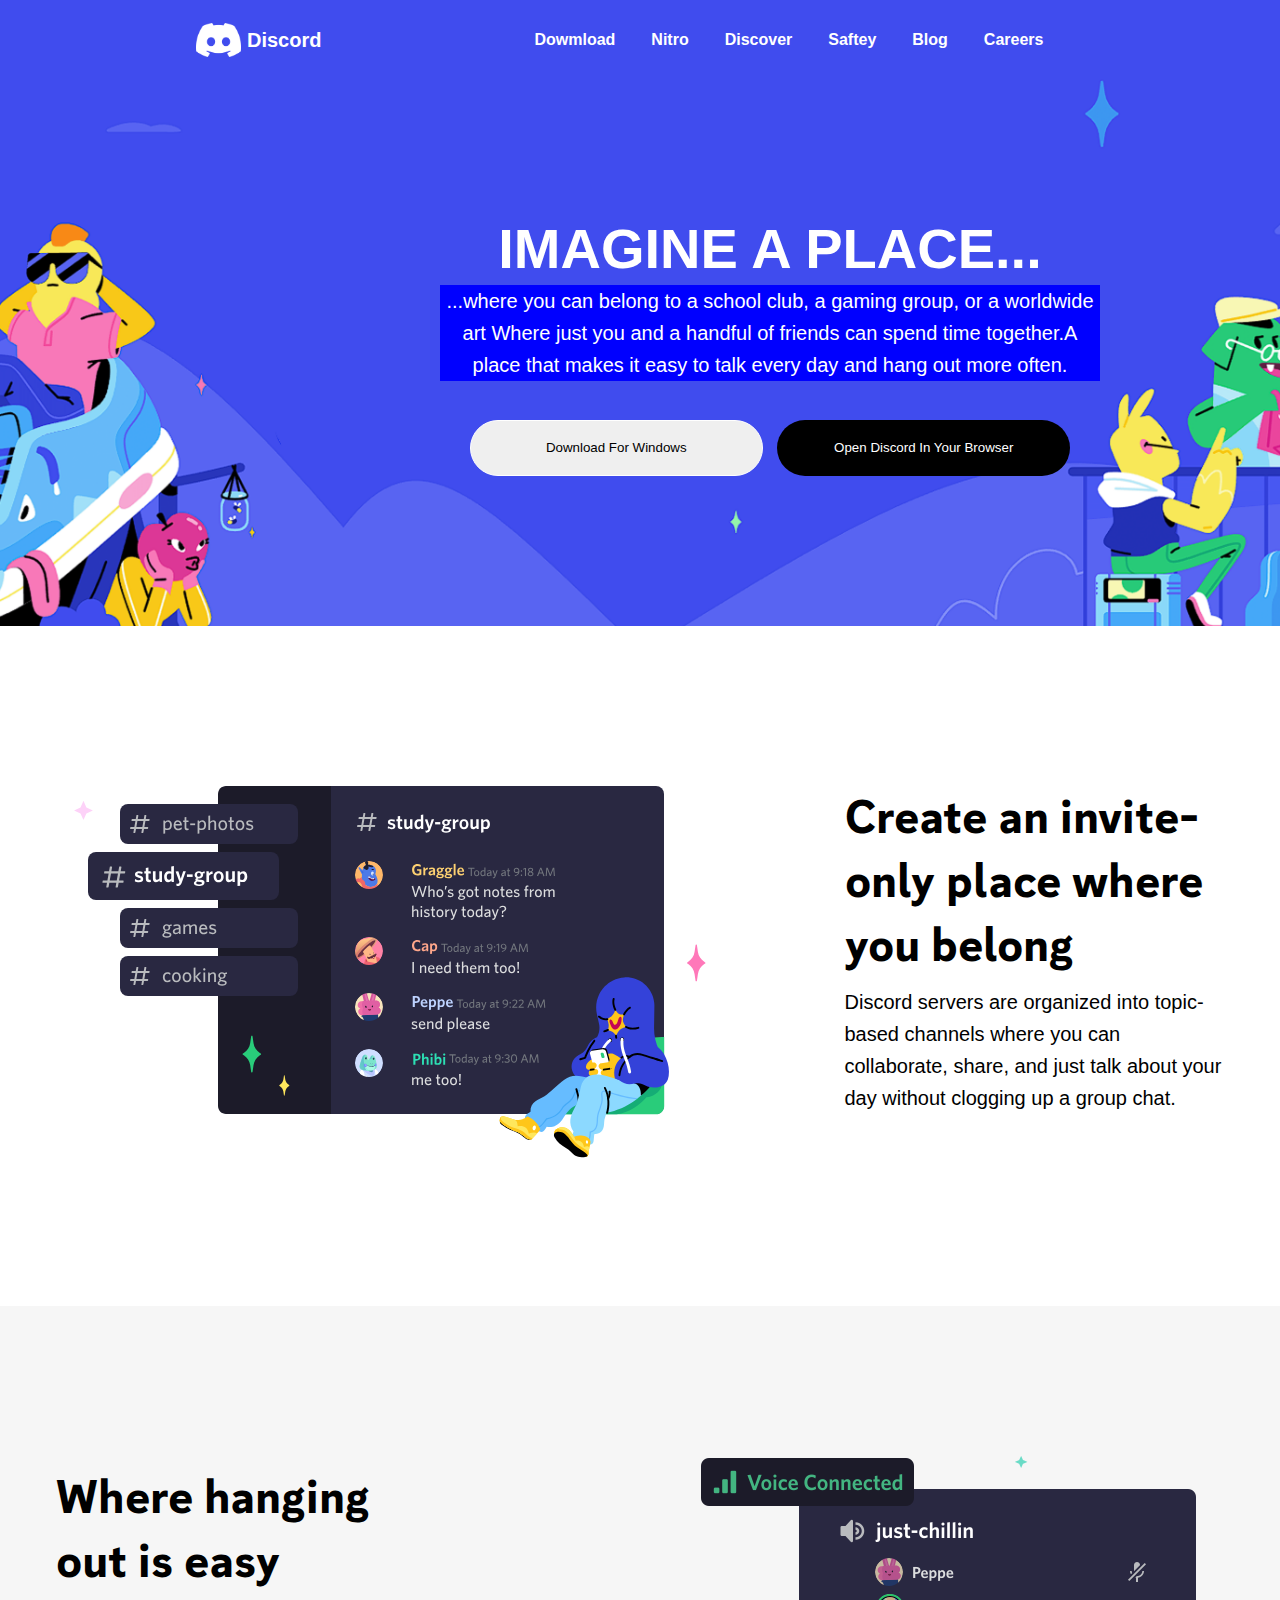
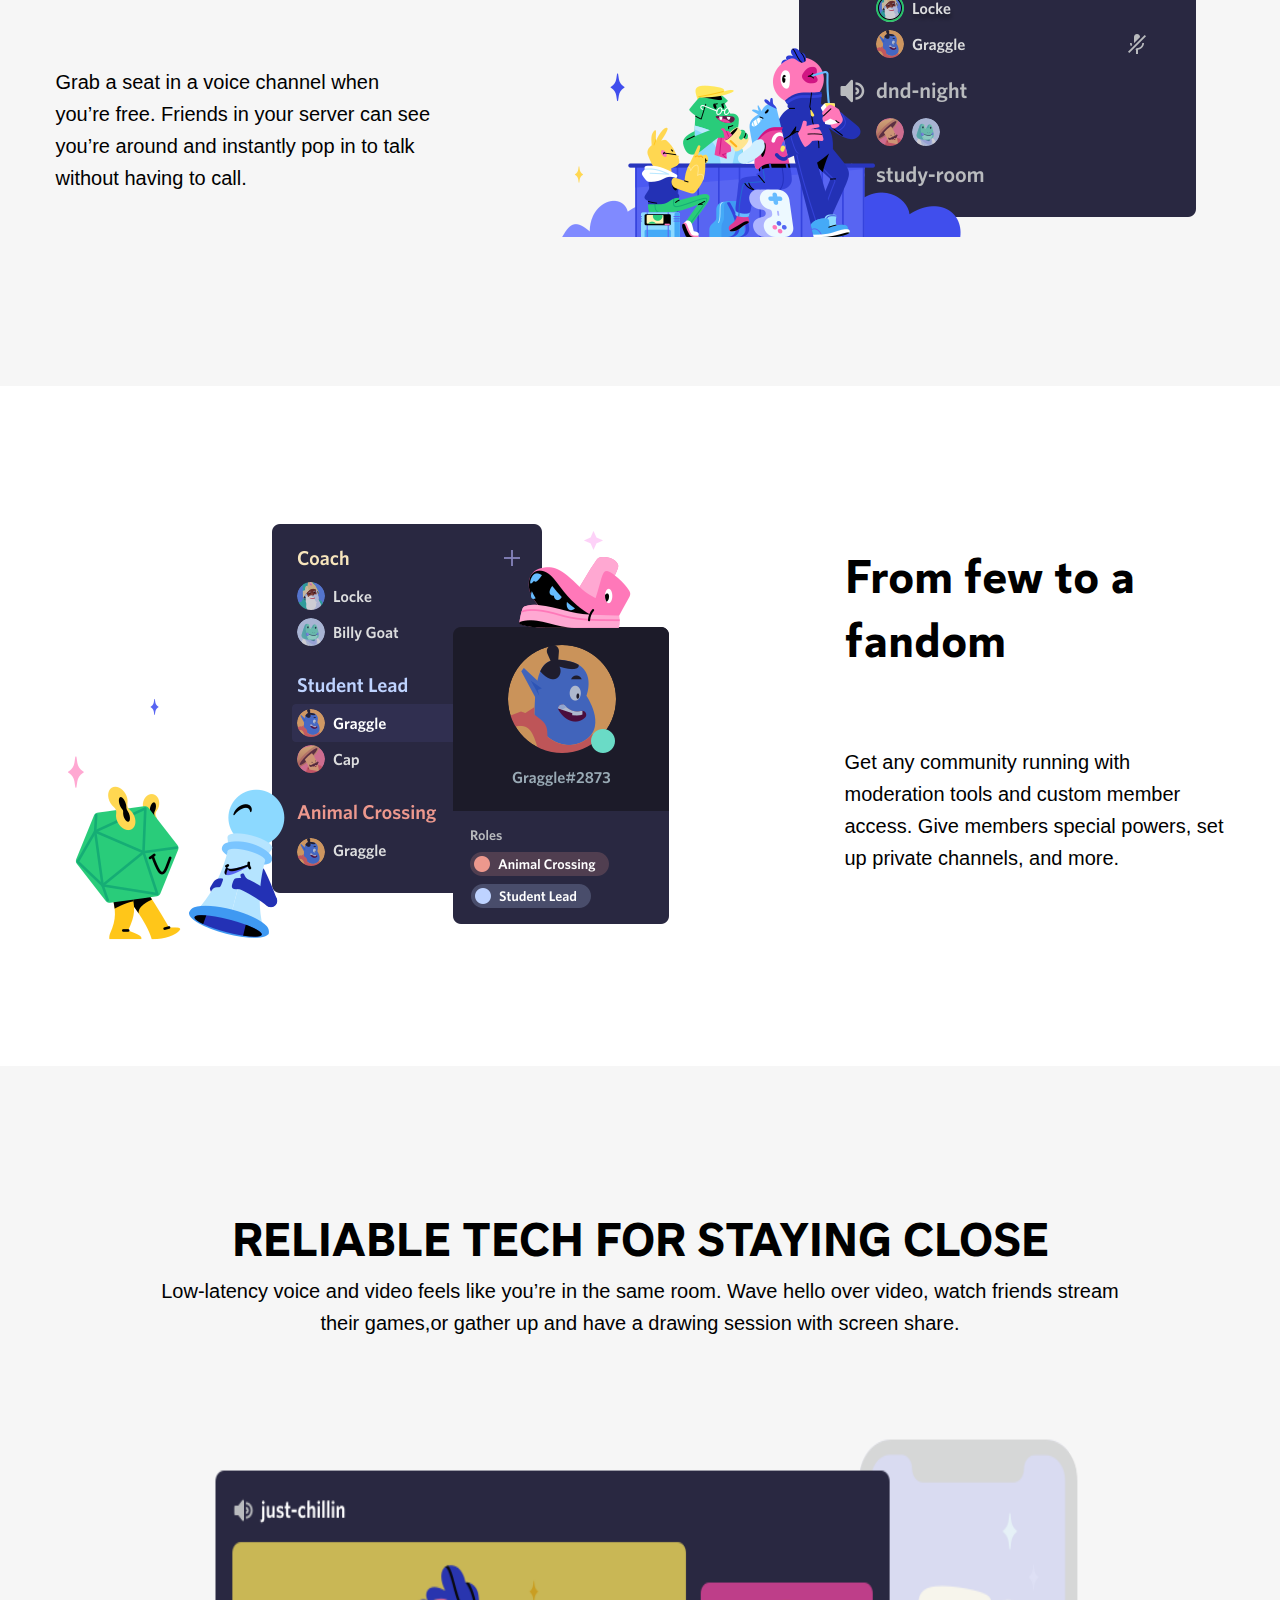
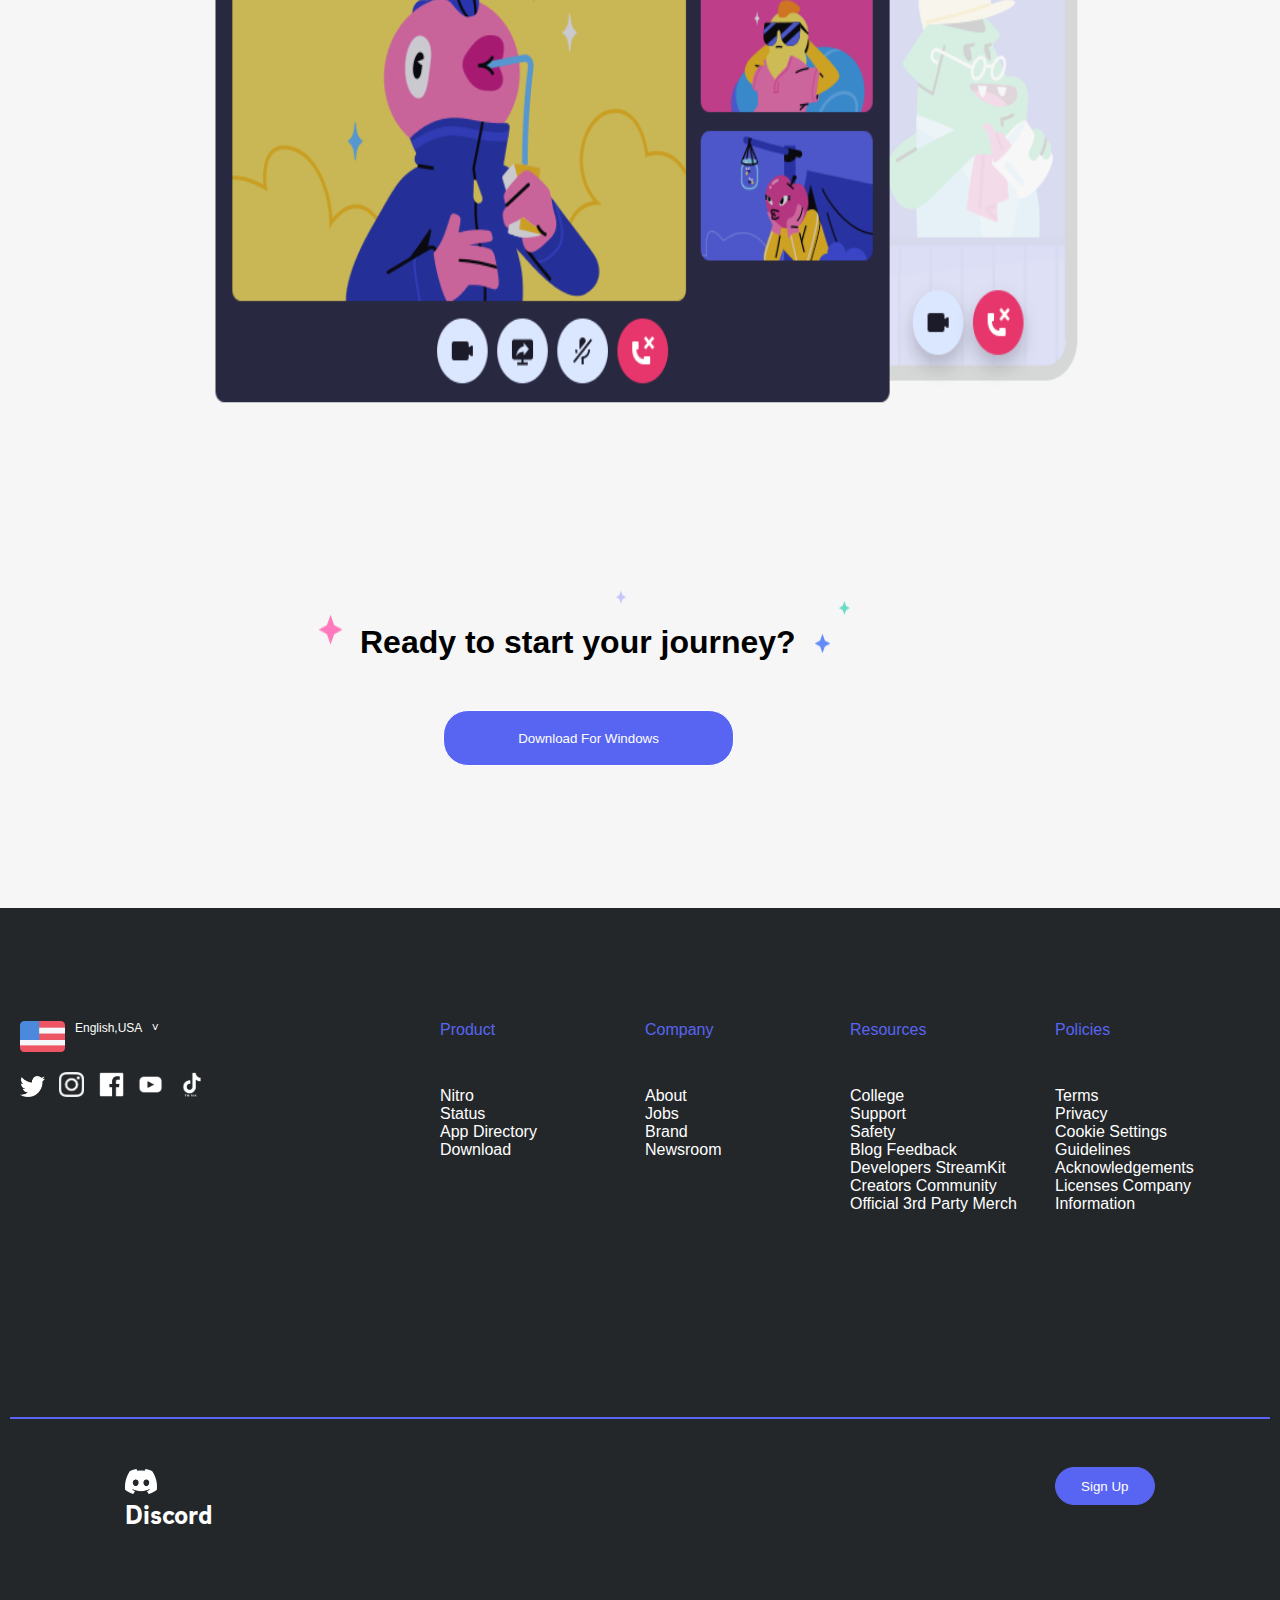
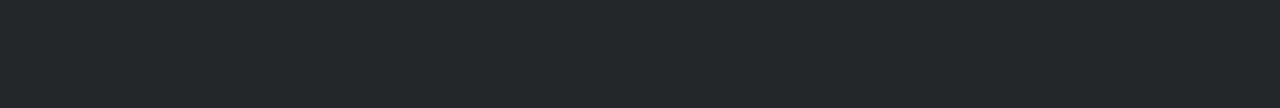
<file: index.html>
<!DOCTYPE html>
<html lang="en">
<head>
    <meta charset="UTF-8">
    <meta name="viewport" content="width=device-width, initial-scale=1.0">
    <link rel="icon" href="https://th.bing.com/th?id=ODLS.aacb045c-2441-44c1-ab62-0e54a41b01b0&w=32&h=32&qlt=90&pcl=fffffa&o=6&pid=1.2">
    <title>Discord |Your Place To Talk And HangOut</title>
    <link rel="stylesheet" href="style.css">
    <link rel="stylesheet" href="https://cdnjs.cloudflare.com/ajax/libs/font-awesome/6.4.2/css/all.min.css" integrity="sha512-z3gLpd7yknf1YoNbCzqRKc4qyor8gaKU1qmn+CShxbuBusANI9QpRohGBreCFkKxLhei6S9CQXFEbbKuqLg0DA==" crossorigin="anonymous" referrerpolicy="no-referrer" />
</head>
<body>
    <div class="container">
        <!-- /* ------------------------------------------------------------container-1-------------------------------------------------- */ -->

        <div class="container-1">
            <div class="nav-bar">
                <img src="images/discord-logo-2-1.png" alt="">
                <span>Discord</span>
                <label for="">Dowmload</label>
                <label for="">Nitro</label>
                <label for="">Discover</label>
                <label for="">Saftey</label>
                <label for="">Blog</label>
                <label for="">Careers</label>
                <input type="button" value="Login">
            </div>
            <div class="contents">
                <div class="content-head">
                    <span>IMAGINE A PLACE...</span>
                </div>
                <div class="content-description">
                    <p>
                        ...where you can belong to a school club, a gaming group, or a worldwide art 
                         Where just you and a handful of friends can spend time together.A place that makes it easy
                          to talk every day and hang out more often.
                    </p>
                </div>
                <div class="content-button">
                    <input id="btn-1" type="button" value="Download For Windows">
                    <input id="btn-2" type="button" value="Open Discord In Your Browser">
                </div>
            </div>
        </div>
       <!-- ---------------------------------------------- container-2----------------------------------------------------- -->
        <div class="container-all container-2">
            <img src="images/container-1.svg" alt="">
          <div class="container-content"> 
            <div class="container-head">
                <h1>Create an invite-only place where you belong</h1>
                </div>
            <div class="container-description">  
                <p>Discord servers are organized into topic-based channels where you can collaborate, 
                    share, and just talk about your day without clogging up a group chat.</p>
            </div>
        </div>  
        </div>
<!-- ------------------------------------------------------------------.container-3------------------------------------------------- -->
<div class="container-all  container-3">
    <div class="container-content"> 
        <div class="container-head">
            <h1>Where hanging out is easy</h1>
            </div>
        <div class="container-description">  
            <p>Grab a seat in a voice channel when you’re free. 
                Friends in your server can see you’re around and instantly pop in to talk without having to call.</p>
        </div>
    </div>  
    <img src="images/container-3.png" alt="">

</div>

<!-- .----------------------------------------------------------------container-4------------------------------------------ -->
<div class="container-all container-all container-4">
    <img src="images/container-4.png" alt="">
          <div class="container-content"> 
            <div class="container-head">
                <h1>From few to a fandom</h1>
                </div>
            <div class="container-description">  
                <p>Get any community running with moderation tools and custom member access. 
                    Give members special powers, set up private channels, and more.</p>
            </div>
        </div>  
</div>

<!-- --------------------------------------------------------container-5---------------------------------------- -->

<div class="container-5">
    <div class="container-5-inner">
        <div class="container5-content"> 
        <div class="container5-head">
            <h1>RELIABLE TECH FOR STAYING CLOSE</h1>
            </div>
        <div class="container5-description">  
            <p>Low-latency voice and video feels like you’re in the same room. Wave hello over video, watch friends stream their
                games,or gather up and have a drawing session with screen share.</p>
        </div>
       
        </div>
        <img src="images/LARG.png" alt="">
</div>
</div>
<!-- -----------------------------------------------Space----------------------------------------- -->
<div class="space"></div>

<!-- ----------------------------------------------------------------container-6---------------------------------------------- -->
<div class="container-6">
    <div class="container-6-inner">
        <div class="container6-head">
            <h1>Ready to start your journey?</h1>
            </div>
           
            <input id="download-btn1" type="button" value="Download For Windows">
            <img id="Star-pic" src="images/STARS.png" alt="">
           
    </div>

</div>


<!-- ----------------------------------------------------------Footer-------------------------------- -->
<div class="Footer-container">
    <div class="Footer-inner-container">
        <div class="social-media">
            <div class="social-media-contents">
                <div class="nationality">
                    <img src="images/UK LOGO.png" alt="">
                    <label id="label-foot" for="">English,USA &nbsp;&nbsp;˅</label>
                </div>
                <div class="socio">
                    <img src="images/twitter.png" alt="">
                    <img src="images/inst.png" alt="">
                    <img src="images/facebook.png" alt="">
                    <img src="images/youtube.jpg" alt="">
                    <img src="images/tiktok-logo_orig.png" alt="">
                </div>
            </div>
        </div>
        <div class="grid-col blank-grid"></div>
        <div class="grid-col product">
            <label id="label-grid"> Product</label><br>
            <span>Nitro</span><br>
            <span> Status</span><br>
            <span>App Directory</span><br>                           
            <span>Download</span>
                   
        </div>
        <div class="grid-col company">
            <label id="label-grid">  Company</label><br>
            <span>About</span><br>
            <span>   Jobs</span><br>
            <span> Brand</span><br>
            <span>  Newsroom</span>
        </div>
        <div class="grid-col resources">
            <label  id="label-grid">  Resources</label><br>
            <span>College</span><br>
            <span>   Support</span><br>
            <span> Safety</span><br>
            <span>  Blog</span>
            <span> Feedback</span><br>
            <span>  Developers</span>
            <span> StreamKit</span><br>
            <span>  Creators</span>
            <span> Community</span><br>
            <span>  Official 3rd Party Merch</span>
        </div>
    
        <div class="grid-col policies">
            <label  id="label-grid">  Policies</label><br>
            <span>Terms</span><br>
            <span>   Privacy</span><br>
            <span> Cookie Settings</span><br>
            <span>  Guidelines</span>
            <span> Acknowledgements</span><br>
            <span>  Licenses</span>
            <span> Company Information</span><br>
            
        </div>

    </div>
    <div class="bottom-footer">
        <div class="footer-left">
            <img src="images/discord-logo-2-1.png" alt="">
            <span>Discord</span>
        </div>
        <div class="footer-right">
            <input type="button" value="Sign Up">
        </div>
    </div>

</div>
        
        
       
    </div>
    
</body>
</html>
</file>
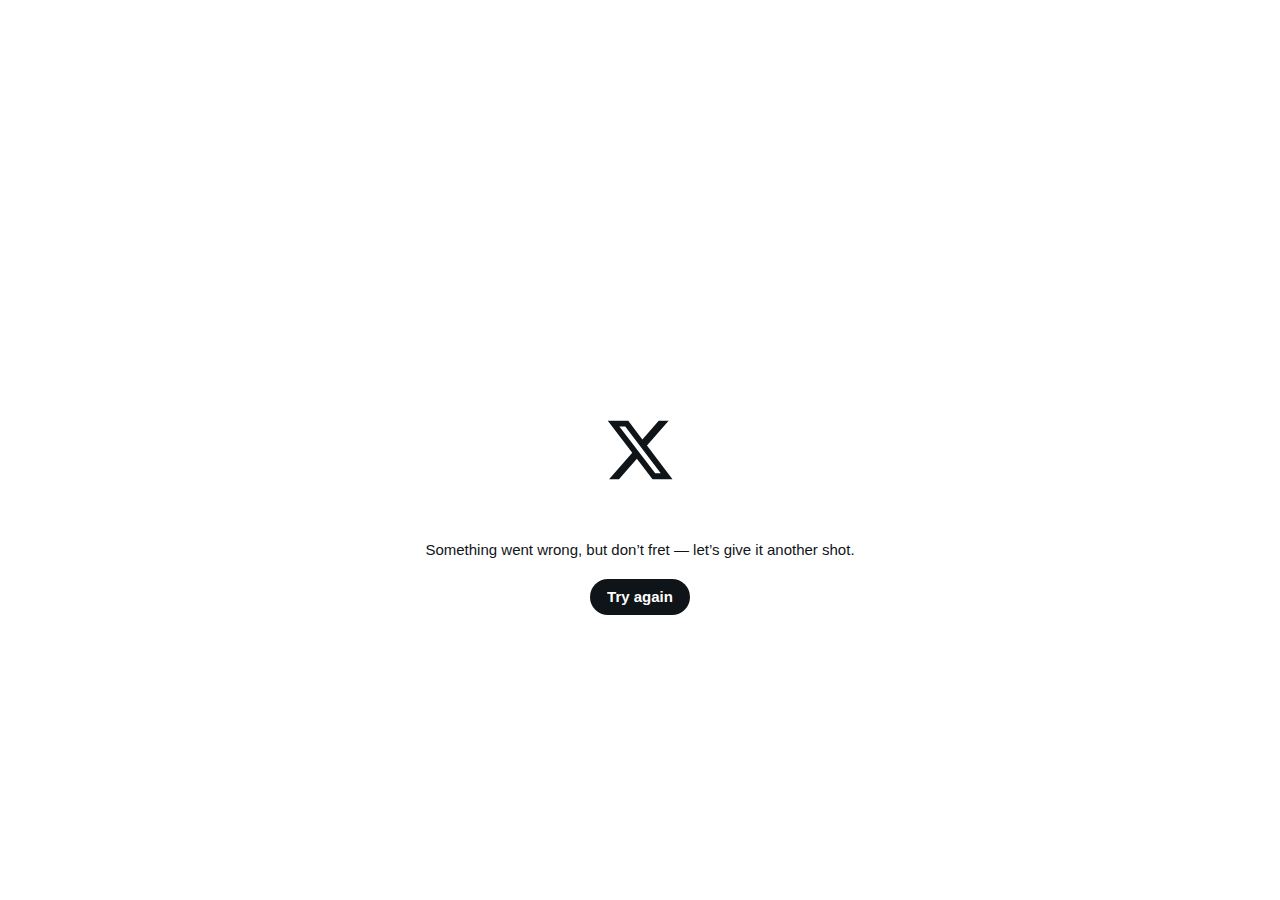
<file: images/discord-1.htm>
<!DOCTYPE html>

<html dir="ltr" lang="en">
<head>
<meta charset="utf-8" />
<meta name="viewport" content="width=device-width,initial-scale=1,maximum-scale=1,user-scalable=0,viewport-fit=cover" /><link rel="preconnect" href="//abs.twimg.com" /><link rel="dns-prefetch" href="//abs.twimg.com" /><link rel="preconnect" href="//api.twitter.com" /><link rel="dns-prefetch" href="//api.twitter.com" /><link rel="preconnect" href="//pbs.twimg.com" /><link rel="dns-prefetch" href="//pbs.twimg.com" /><link rel="preconnect" href="//t.co" /><link rel="dns-prefetch" href="//t.co" /><link rel="preconnect" href="//video.twimg.com" /><link rel="dns-prefetch" href="//video.twimg.com" /><link nonce="MDZhYzg2YTAtYjBkZi00N2JjLWI5YWUtZGUzYTVkZmIwMTMy" rel="preload" as="script" crossorigin="anonymous" href="https://abs.twimg.com/responsive-web/client-web/vendor.b89fea0a.js" /><link nonce="MDZhYzg2YTAtYjBkZi00N2JjLWI5YWUtZGUzYTVkZmIwMTMy" rel="preload" as="script" crossorigin="anonymous" href="https://abs.twimg.com/responsive-web/client-web/i18n/en.79c7151a.js" /><link nonce="MDZhYzg2YTAtYjBkZi00N2JjLWI5YWUtZGUzYTVkZmIwMTMy" rel="preload" as="script" crossorigin="anonymous" href="https://abs.twimg.com/responsive-web/client-web/main.2fc5a81a.js" /><meta property="fb:app_id" content="2231777543" />
<meta content="X (formerly Twitter)" property="og:site_name" /><meta name="google-site-verification" content="600dQ0pZYsH2xOFt4hYmf5f5NpjCbWE_qk5Y04dErYM" /><meta name="facebook-domain-verification" content="x6sdcc8b5ju3bh8nbm59eswogvg6t1" /><meta name="twitter-site-verification" content="um66NZJd4l2aBdJ169skGBz8Elu+VMpJziQ9/oNLOIujyAvRBiRU5vcQo1qtqA8h" /><meta http-equiv="onion-location" content="https://twitter3e4tixl4xyajtrzo62zg5vztmjuricljdp2c5kshju4avyoid.onion/" /><link rel="manifest" href="/manifest.json" crossOrigin="use-credentials" /><link rel="search" type="application/opensearchdescription+xml" href="/opensearch.xml" title="Twitter"><link rel="mask-icon" sizes="any" href="https://abs.twimg.com/responsive-web/client-web/icon-svg.168b89da.svg" color="#1D9BF0"><link rel="shortcut icon" href="//abs.twimg.com/favicons/twitter.3.ico"><link rel="apple-touch-icon" sizes="192x192" href="https://abs.twimg.com/responsive-web/client-web/icon-ios.77d25eba.png" /><meta name="mobile-web-app-capable" content="yes" />
<meta name="apple-mobile-web-app-title" content="Twitter" />
<meta name="apple-mobile-web-app-status-bar-style" content="white" />
<meta name="theme-color" media="(prefers-color-scheme: light)" content="#FFFFFF" />
<meta name="theme-color" media="(prefers-color-scheme: dark)" content="#000000" /><meta http-equiv="origin-trial" content="AlpCmb40F5ZjDi9ZYe+wnr/[base64]" /><script nonce="MDZhYzg2YTAtYjBkZi00N2JjLWI5YWUtZGUzYTVkZmIwMTMy">
    !function(e,t,n,s,u,a){e.twq||(s=e.twq=function(){s.exe?s.exe.apply(s,arguments):s.queue.push(arguments);
    },s.version='1.1',s.queue=[],u=t.createElement(n),u.async=!0,u.src='https://static.ads-twitter.com/uwt.js',
    a=t.getElementsByTagName(n)[0],a.parentNode.insertBefore(u,a))}(window,document,'script');
    twq('config','ogf5s');
    </script><link nonce="MDZhYzg2YTAtYjBkZi00N2JjLWI5YWUtZGUzYTVkZmIwMTMy" rel="preload" as="script" crossorigin="anonymous" href="https://abs.twimg.com/responsive-web/client-web/bundle.UserProfile.df2b58fa.js" /><script nonce="MDZhYzg2YTAtYjBkZi00N2JjLWI5YWUtZGUzYTVkZmIwMTMy" async="true" type="text/javascript" charset="utf-8" crossorigin="anonymous" src="https://abs.twimg.com/responsive-web/client-web/shared~bundle.SettingsProfessionalProfileProfileSpotlight~bundle.UserProfile.f152ff1a.js"></script><style>
@media (prefers-color-scheme: dark) {
  #placeholder { background-color: #000000 }
  #ScriptLoadFailure span { color: #FFFFFF !important; }
}</style><style>html,body{height: 100%;}::cue{white-space:normal}</style><style id="react-native-stylesheet">[stylesheet-group="0"]{}
html{-ms-text-size-adjust:100%;-webkit-text-size-adjust:100%;-webkit-tap-highlight-color:rgba(0,0,0,0);}
body{margin:0;}
button::-moz-focus-inner,input::-moz-focus-inner{border:0;padding:0;}
input::-webkit-search-cancel-button,input::-webkit-search-decoration,input::-webkit-search-results-button,input::-webkit-search-results-decoration{display:none;}
[stylesheet-group="0.1"]{}
:focus:not([data-focusvisible-polyfill]){outline: none;}
[stylesheet-group="0.5"]{}
.css-18t94o4{cursor:pointer;}
[stylesheet-group="1"]{}
.css-1dbjc4n{-ms-flex-align:stretch;-ms-flex-direction:column;-ms-flex-negative:0;-ms-flex-preferred-size:auto;-webkit-align-items:stretch;-webkit-box-align:stretch;-webkit-box-direction:normal;-webkit-box-orient:vertical;-webkit-flex-basis:auto;-webkit-flex-direction:column;-webkit-flex-shrink:0;align-items:stretch;border:0 solid black;box-sizing:border-box;display:-webkit-box;display:-moz-box;display:-ms-flexbox;display:-webkit-flex;display:flex;flex-basis:auto;flex-direction:column;flex-shrink:0;margin-bottom:0px;margin-left:0px;margin-right:0px;margin-top:0px;min-height:0px;min-width:0px;padding-bottom:0px;padding-left:0px;padding-right:0px;padding-top:0px;position:relative;z-index:0;}
.css-901oao{border:0 solid black;box-sizing:border-box;color:rgba(0,0,0,1.00);display:inline;font:14px -apple-system,BlinkMacSystemFont,"Segoe UI",Roboto,Helvetica,Arial,sans-serif;margin-bottom:0px;margin-left:0px;margin-right:0px;margin-top:0px;padding-bottom:0px;padding-left:0px;padding-right:0px;padding-top:0px;white-space:pre-wrap;word-wrap:break-word;}
.css-16my406{color:inherit;font:inherit;white-space:inherit;}
.css-1hf3ou5{max-width:100%;overflow-x:hidden;overflow-y:hidden;text-overflow:ellipsis;white-space:nowrap;word-wrap:normal;}
[stylesheet-group="2"]{}
.r-13awgt0{-ms-flex:1 1 0%;-webkit-flex:1;flex:1;}
.r-4qtqp9{display:inline-block;}
.r-ywje51{margin-bottom:auto;margin-left:auto;margin-right:auto;margin-top:auto;}
.r-hvic4v{display:none;}
.r-sdzlij{border-bottom-left-radius:9999px;border-bottom-right-radius:9999px;border-top-left-radius:9999px;border-top-right-radius:9999px;}
.r-1phboty{border-bottom-style:solid;border-left-style:solid;border-right-style:solid;border-top-style:solid;}
.r-rs99b7{border-bottom-width:1px;border-left-width:1px;border-right-width:1px;border-top-width:1px;}
.r-6koalj{display:-webkit-box;display:-moz-box;display:-ms-flexbox;display:-webkit-flex;display:flex;}
[stylesheet-group="2.1"]{}
.r-ymttw5{padding-left:16px;padding-right:16px;}
[stylesheet-group="2.2"]{}
.r-12vffkv>*{pointer-events:auto;}
.r-12vffkv{pointer-events:none!important;}
.r-14lw9ot{background-color:rgba(255,255,255,1.00);}
.r-1p0dtai{bottom:0px;}
.r-1d2f490{left:0px;}
.r-1xcajam{position:fixed;}
.r-zchlnj{right:0px;}
.r-ipm5af{top:0px;}
.r-yyyyoo{fill:currentcolor;}
.r-1xvli5t{height:1.25em;}
.r-dnmrzs{max-width:100%;}
.r-bnwqim{position:relative;}
.r-1plcrui{vertical-align:text-bottom;}
.r-lrvibr{-moz-user-select:none;-ms-user-select:none;-webkit-user-select:none;user-select:none;}
.r-18jsvk2{color:rgba(15,20,25,1.00);}
.r-wy61xf{height:72px;}
.r-u8s1d{position:absolute;}
.r-1blnp2b{width:72px;}
.r-1ykxob0{top:60%;}
.r-1awozwy{-ms-flex-align:center;-webkit-align-items:center;-webkit-box-align:center;align-items:center;}
.r-q4m81j{text-align:center;}
.r-bcqeeo{min-width:0px;}
.r-qvutc0{word-wrap:break-word;}
.r-rjixqe{line-height:20px;}
.r-37j5jr{font-family:"TwitterChirp",-apple-system,BlinkMacSystemFont,"Segoe UI",Roboto,Helvetica,Arial,sans-serif;}
.r-a023e6{font-size:15px;}
.r-16dba41{font-weight:400;}
.r-poiln3{font-family:inherit;}
.r-2yi16{min-height:36px;}
.r-1qi8awa{min-width:36px;}
.r-o7ynqc{-webkit-transition-duration:0.2s;transition-duration:0.2s;}
.r-6416eg{-moz-transition-property:background-color, box-shadow;-webkit-transition-property:background-color, box-shadow;transition-property:background-color, box-shadow;}
.r-1ny4l3l{outline-style:none;}
.r-b88u0q{font-weight:700;}
.r-18u37iz{-ms-flex-direction:row;-webkit-box-direction:normal;-webkit-box-orient:horizontal;-webkit-flex-direction:row;flex-direction:row;}
.r-16y2uox{-ms-flex-positive:1;-webkit-box-flex:1;-webkit-flex-grow:1;flex-grow:1;}
.r-1777fci{-ms-flex-pack:center;-webkit-box-pack:center;-webkit-justify-content:center;justify-content:center;}
.r-4xv86i{position:absolute;visibility:hidden;top:0;width:50px;pointer-events:none}
.r-4xv86i.loaded{visibility:visible;top:50vh;width:50px}</style></head><body style="background-color: #FFFFFF;"><noscript><style>
    body {
      -ms-overflow-style: scrollbar;
      overflow-y: scroll;
      overscroll-behavior-y: none;
    }

    .errorContainer {
      background-color: #FFF;
      color: #0F1419;
      max-width: 600px;
      margin: 0 auto;
      padding: 10%;
      font-family: Helvetica, sans-serif;
      font-size: 16px;
    }

    .errorButton {
      margin: 3em 0;
    }

    .errorButton a {
      background: #1DA1F2;
      border-radius: 2.5em;
      color: white;
      padding: 1em 2em;
      text-decoration: none;
    }

    .errorButton a:hover,
    .errorButton a:focus {
      background: rgb(26, 145, 218);
    }

    .errorFooter {
      color: #657786;
      font-size: 80%;
      line-height: 1.5;
      padding: 1em 0;
    }

    .errorFooter a,
    .errorFooter a:visited {
      color: #657786;
      text-decoration: none;
      padding-right: 1em;
    }

    .errorFooter a:hover,
    .errorFooter a:active {
      text-decoration: underline;
    }

      #placeholder,
      #react-root {
        display: none !important;
      }
      body {
        background-color: #FFF !important;
      }
    </style>
    <div class="errorContainer">
      <img width="46" height="38" srcset="https://abs.twimg.com/errors/logo46x38.png 1x, https://abs.twimg.com/errors/logo46x38@2x.png 2x" src="https://abs.twimg.com/errors/logo46x38.png" alt="Twitter" />
      <h1>JavaScript is not available.</h1>
      <p>We’ve detected that JavaScript is disabled in this browser. Please enable JavaScript or switch to a supported browser to continue using twitter.com. You can see a list of supported browsers in our Help Center.</p>
      <p class="errorButton"><a href="https://help.twitter.com/using-twitter/twitter-supported-browsers">Help Center</a></p>
    <p class="errorFooter">
      <a href="https://twitter.com/tos">Terms of Service</a>
      <a href="https://twitter.com/privacy">Privacy Policy</a>
      <a href="https://support.twitter.com/articles/20170514">Cookie Policy</a>
      <a href="https://legal.twitter.com/imprint.html">Imprint</a>
      <a href="https://business.twitter.com/en/help/troubleshooting/how-twitter-ads-work.html?ref=web-twc-ao-gbl-adsinfo&utm_source=twc&utm_medium=web&utm_campaign=ao&utm_content=adsinfo">Ads info</a>
      © 2023 X Corp.
    </p>
</div></noscript><div id="react-root" style="height:100%;display:flex;"><div class="css-1dbjc4n r-13awgt0 r-12vffkv"><div class="css-1dbjc4n r-13awgt0 r-12vffkv"><div aria-label="Loading…" class="css-1dbjc4n r-14lw9ot r-1p0dtai r-1d2f490 r-1xcajam r-zchlnj r-ipm5af" id="placeholder"><svg viewBox="0 0 24 24" aria-hidden="true" class="r-1p0dtai r-18jsvk2 r-4qtqp9 r-yyyyoo r-wy61xf r-1d2f490 r-ywje51 r-dnmrzs r-u8s1d r-zchlnj r-1plcrui r-ipm5af r-lrvibr r-1blnp2b"><g><path d="M18.244 2.25h3.308l-7.227 8.26 8.502 11.24H16.17l-5.214-6.817L4.99 21.75H1.68l7.73-8.835L1.254 2.25H8.08l4.713 6.231zm-1.161 17.52h1.833L7.084 4.126H5.117z"></path></g></svg></div><div class="css-1dbjc4n r-hvic4v r-1d2f490 r-1xcajam r-zchlnj r-1ykxob0" id="ScriptLoadFailure"><form action="" method="GET"><div class="css-1dbjc4n r-1awozwy r-q4m81j"><div dir="ltr" class="css-901oao r-18jsvk2 r-37j5jr r-a023e6 r-16dba41 r-rjixqe r-bcqeeo r-qvutc0"><span class="css-901oao css-16my406 r-poiln3 r-bcqeeo r-qvutc0">Something went wrong, but don’t fret — let’s give it another shot.</span></div><br/><input type="hidden" name="failedScript" value=""/><button style="background:transparent;border:none" type="submit"><div role="button" tabindex="0" class="css-18t94o4 css-1dbjc4n r-sdzlij r-1phboty r-rs99b7 r-2yi16 r-1qi8awa r-1ny4l3l r-ymttw5 r-o7ynqc r-6416eg r-lrvibr" style="background-color:rgba(15,20,25,1.00);border-top-color:rgba(0,0,0,0.00);border-right-color:rgba(0,0,0,0.00);border-bottom-color:rgba(0,0,0,0.00);border-left-color:rgba(0,0,0,0.00)"><div dir="ltr" class="css-901oao r-1awozwy r-6koalj r-18u37iz r-16y2uox r-37j5jr r-a023e6 r-b88u0q r-1777fci r-rjixqe r-bcqeeo r-q4m81j r-qvutc0" style="color:rgba(255,255,255,1.00)"><span class="css-901oao css-16my406 css-1hf3ou5 r-poiln3 r-a023e6 r-rjixqe r-bcqeeo r-qvutc0"><span class="css-901oao css-16my406 r-poiln3 r-bcqeeo r-qvutc0">Try again</span></span></div></div></button></div></form></div></div></div></div><svg viewBox="0 0 24 24" id="loading-x-anim-0" aria-hidden="true" class="r-1p0dtai r-13gxpu9 r-4qtqp9 r-yyyyoo r-wy61xf r-1d2f490 r-4xv86i r-ywje51 r-dnmrzs r-u8s1d r-zchlnj r-1plcrui r-ipm5af r-lrvibr r-1blnp2b"><g><path d="M18.244 2.25h3.308l-7.227 8.26 8.502 11.24H16.17l-5.214-6.817L4.99 21.75H1.68l7.73-8.835L1.254 2.25H8.08l4.713 6.231zm-1.161 17.52h1.833L7.084 4.126H5.117z"></path><path d="M 10,30 C 55,37 87,249 139,132 h 220 s 189,187 170,31 C 170,250 217,15 106,242 h 137 s 16,103 52,143 C 15,181 220,105 219,116 h 39 s 73,32 201,71 C 4,150 251,89 49,240 h 129 s 7,128 126,160 C 154,88 215,214 194,54 h 37 s 61,106 230,118 C 100,61 125,45 91,204 h 189 s 244,160 238,27 C 115,140 44,234 251,219 h 85 s 92,153 29,72 C 99,182 244,18 136,125 h 140 s 37,228 36,135 C 188,236 12,46 29,231 h 32 s 239,218 167,158 C 7,161 89,188 196,239 h 232 s 107,106 139,38 C 241,49 169,16 172,83 h 129 s 124,60 232,43 C 253,14 171,56 15,1 h 151 s 127,199 49,25 C 207,13 57,33 229,245 h 239 s 201,28 164,34 C 77,229 229,64 19,252 h 8 s 106,238 94,162 C 36,140 205,175 137,85 h 192 s 152,197 28,166 C 94,98 52,250 65,194 h 22 s 86,96 83,120" fill="#1d9bf008"></path></g></svg><svg viewBox="0 0 24 24" id="loading-x-anim-1" aria-hidden="true" class="r-1p0dtai r-13gxpu9 r-4qtqp9 r-yyyyoo r-wy61xf r-1d2f490 r-4xv86i r-ywje51 r-dnmrzs r-u8s1d r-zchlnj r-1plcrui r-ipm5af r-lrvibr r-1blnp2b"><g><path d="M18.244 2.25h3.308l-7.227 8.26 8.502 11.24H16.17l-5.214-6.817L4.99 21.75H1.68l7.73-8.835L1.254 2.25H8.08l4.713 6.231zm-1.161 17.52h1.833L7.084 4.126H5.117z"></path><path d="M 10,30 C 40,105 49,99 210,154 h 14 s 213,204 100,190 C 229,50 138,64 7,200 h 158 s 199,255 52,88 C 180,172 63,55 233,245 h 235 s 150,0 21,254 C 26,210 84,165 120,249 h 106 s 174,133 28,177 C 85,182 132,135 193,74 h 192 s 126,199 166,227 C 116,58 170,17 69,230 h 153 s 194,171 169,118 C 51,10 78,143 195,61 h 64 s 24,137 242,50 C 216,213 159,130 177,0 h 59 s 8,2 113,172 C 35,188 139,134 101,190 h 116 s 253,50 114,69 C 179,253 131,61 123,147 h 61 s 174,173 26,88 C 203,36 8,74 134,138 h 120 s 188,88 174,6 C 144,25 17,251 209,40 h 168 s 232,108 226,127 C 119,193 167,236 113,131 h 11 s 209,37 187,38 C 228,154 106,217 238,162 h 43 s 164,21 226,185 C 50,238 242,176 38,124 h 22 s 217,239 42,42 C 237,178 233,113 211,129 h 19 s 93,43 142,52" fill="#1d9bf008"></path></g></svg><svg viewBox="0 0 24 24" id="loading-x-anim-2" aria-hidden="true" class="r-1p0dtai r-13gxpu9 r-4qtqp9 r-yyyyoo r-wy61xf r-1d2f490 r-4xv86i r-ywje51 r-dnmrzs r-u8s1d r-zchlnj r-1plcrui r-ipm5af r-lrvibr r-1blnp2b"><g><path d="M18.244 2.25h3.308l-7.227 8.26 8.502 11.24H16.17l-5.214-6.817L4.99 21.75H1.68l7.73-8.835L1.254 2.25H8.08l4.713 6.231zm-1.161 17.52h1.833L7.084 4.126H5.117z"></path><path d="M 10,30 C 218,208 215,252 138,48 h 197 s 9,181 224,171 C 142,136 161,18 83,199 h 184 s 112,161 11,28 C 70,9 206,130 31,89 h 137 s 138,126 98,219 C 5,149 106,58 75,201 h 241 s 155,52 186,111 C 178,59 147,0 136,71 h 79 s 210,254 63,192 C 231,10 17,154 104,173 h 50 s 123,243 213,146 C 122,114 9,71 127,176 h 103 s 245,37 62,207 C 69,254 46,245 5,52 h 122 s 50,89 202,239 C 94,177 33,24 21,188 h 103 s 217,74 202,183 C 182,199 4,155 80,61 h 76 s 188,130 20,145 C 26,143 61,124 16,53 h 216 s 130,92 218,207 C 72,192 177,193 177,238 h 184 s 40,191 62,17 C 83,72 184,16 26,234 h 26 s 110,218 5,175 C 64,96 198,38 44,150 h 75 s 101,25 4,29 C 116,110 73,208 32,226 h 200 s 77,64 184,76 C 197,174 100,66 242,7 h 99 s 19,5 103,246" fill="#1d9bf008"></path></g></svg><svg viewBox="0 0 24 24" id="loading-x-anim-3" aria-hidden="true" class="r-1p0dtai r-13gxpu9 r-4qtqp9 r-yyyyoo r-wy61xf r-1d2f490 r-4xv86i r-ywje51 r-dnmrzs r-u8s1d r-zchlnj r-1plcrui r-ipm5af r-lrvibr r-1blnp2b"><g><path d="M18.244 2.25h3.308l-7.227 8.26 8.502 11.24H16.17l-5.214-6.817L4.99 21.75H1.68l7.73-8.835L1.254 2.25H8.08l4.713 6.231zm-1.161 17.52h1.833L7.084 4.126H5.117z"></path><path d="M 10,30 C 108,110 201,147 216,144 h 103 s 92,111 86,226 C 237,116 244,101 80,27 h 215 s 184,142 11,9 C 90,21 87,190 191,182 h 31 s 220,172 60,37 C 66,157 73,0 5,170 h 94 s 155,119 52,140 C 165,31 9,46 147,174 h 230 s 30,159 23,177 C 179,181 12,195 238,232 h 68 s 25,128 161,152 C 118,137 26,52 177,222 h 220 s 74,223 221,111 C 111,103 239,242 85,88 h 6 s 192,182 213,219 C 132,164 97,186 174,142 h 53 s 147,168 102,57 C 197,78 215,81 249,190 h 205 s 130,202 66,89 C 77,132 36,74 184,180 h 135 s 75,226 166,213 C 208,21 42,60 171,48 h 36 s 249,152 43,206 C 37,246 132,183 22,206 h 125 s 40,93 114,100 C 167,127 57,172 223,246 h 119 s 28,169 3,135 C 153,110 161,67 9,42 h 92 s 217,239 138,254 C 105,143 163,222 189,143 h 7 s 61,64 93,165" fill="#1d9bf008"></path></g></svg><script nonce="MDZhYzg2YTAtYjBkZi00N2JjLWI5YWUtZGUzYTVkZmIwMTMy">document.cookie="guest_id_marketing=v1%3A169703445490541304; Max-Age=63072000; Expires=Fri, 10 Oct 2025 14:28:06 GMT; Path=/; Domain=.twitter.com; Secure; SameSite=None";document.cookie="guest_id_ads=v1%3A169703445490541304; Max-Age=63072000; Expires=Fri, 10 Oct 2025 14:28:06 GMT; Path=/; Domain=.twitter.com; Secure; SameSite=None";document.cookie="personalization_id=\"v1_ltKM1cii3PbJRyxopnZ8lQ==\"; Max-Age=63072000; Expires=Fri, 10 Oct 2025 14:28:06 GMT; Path=/; Domain=.twitter.com; Secure; SameSite=None";document.cookie="gt=1712112843490009564; Max-Age=10800; Domain=.twitter.com; Path=/; Secure";</script><script type="text/javascript" charset="utf-8" nonce="MDZhYzg2YTAtYjBkZi00N2JjLWI5YWUtZGUzYTVkZmIwMTMy">window.__INITIAL_STATE__={"optimist":[],"entities":{"broadcasts":{"entities":{},"errors":{},"fetchStatus":{}},"cards":{"entities":{},"errors":{},"fetchStatus":{}},"commerceItems":{"entities":{},"errors":{},"fetchStatus":{}},"communities":{"entities":{},"errors":{},"fetchStatus":{}},"conversations":{"entities":{},"errors":{},"fetchStatus":{}},"entries":{"entities":{},"errors":{},"fetchStatus":{}},"lists":{"entities":{},"errors":{},"fetchStatus":{}},"moments":{"entities":{},"errors":{},"fetchStatus":{}},"topics":{"entities":{},"errors":{},"fetchStatus":{}},"tweets":{"entities":{},"errors":{},"fetchStatus":{}},"articleEntities":{"entities":{},"errors":{},"fetchStatus":{}},"twitterArticles":{"entities":{},"errors":{},"fetchStatus":{}},"trustedFriends":{"entities":{},"errors":{},"fetchStatus":{}},"userPresence":{"entities":{},"errors":{},"fetchStatus":{}},"userCommunityInviteActionResult":{"entities":{},"errors":{},"fetchStatus":{}},"users":{"entities":{},"errors":{},"fetchStatus":{}},"imageCache":{"entities":{},"errors":{},"fetchStatus":{}},"emailValidity":{"entities":{},"errors":{},"fetchStatus":{}},"translationsTweets":{"entities":{},"errors":{},"fetchStatus":{}},"bookmarkFolders":{"entities":{},"errors":{},"fetchStatus":{}},"passwordValidity":{"entities":{},"errors":{},"fetchStatus":{}},"phoneNumberValidity":{"entities":{},"errors":{},"fetchStatus":{}},"translationsProfiles":{"entities":{},"errors":{},"fetchStatus":{}}},"featureSwitch":{"defaultConfig":{"2fa_temporary_password_enabled":{"value":false},"account_country_setting_countries_whitelist":{"value":["ad","ae","af","ag","ai","al","am","ao","ar","as","at","au","aw","ax","az","ba","bb","bd","be","bf","bg","bh","bi","bj","bl","bm","bn","bo","bq","br","bs","bt","bv","bw","by","bz","ca","cc","cd","cf","cg","ch","ci","ck","cl","cm","co","cr","cu","cv","cw","cx","cy","cz","de","dj","dk","dm","do","dz","ec","ee","eg","er","es","et","fi","fj","fk","fm","fo","fr","ga","gb","gd","ge","gf","gg","gh","gi","gl","gm","gn","gp","gq","gr","gs","gt","gu","gw","gy","hk","hn","hr","ht","hu","id","ie","il","im","in","io","iq","ir","is","it","je","jm","jo","jp","ke","kg","kh","ki","km","kn","kr","kw","ky","kz","la","lb","lc","li","lk","lr","ls","lt","lu","lv","ly","ma","mc","md","me","mf","mg","mh","mk","ml","mn","mo","mp","mq","mr","ms","mt","mu","mv","mw","mx","my","mz","na","nc","ne","nf","ng","ni","nl","no","np","nr","nu","nz","om","pa","pe","pf","pg","ph","pk","pl","pm","pn","pr","ps","pt","pw","py","qa","re","ro","rs","ru","rw","sa","sb","sc","se","sg","sh","si","sk","sl","sm","sn","so","sr","st","sv","sx","sz","tc","td","tf","tg","th","tj","tk","tl","tm","tn","to","tr","tt","tv","tw","tz","ua","ug","us","uy","uz","va","vc","ve","vi","vn","vu","wf","ws","xk","ye","yt","za","zm","zw"]},"ads_spacing_client_fallback_minimum_spacing":{"value":3},"ads_spacing_client_fallback_minimum_spacing_verified_blue":{"value":3},"arkose_challenge_lo_web_notification_dev":{"value":"BF5FA6C8-9668-4AF9-AFA2-E362F56E5B71"},"arkose_challenge_lo_web_notification_mobile_prod":{"value":"6A2FD110-7C1A-47CD-82EE-D01FFB4810D7"},"arkose_challenge_lo_web_notification_prod":{"value":"50706BFE-942C-4EEC-B9AD-03F7CD268FB1"},"arkose_challenge_login_web_devel":{"value":"DF58DD3B-DFCC-4502-91FA-EDC0DC385CFF"},"arkose_challenge_login_web_prod":{"value":"2F4F0B28-BC94-4271-8AD7-A51662E3C91C"},"arkose_challenge_open_app_dev":{"value":"560C66A3-C8EB-4D11-BE53-A8232734AA62"},"arkose_challenge_open_app_prod":{"value":"6E8D3D6E-30D4-45F1-9838-BA3D9651AAA1"},"arkose_challenge_signup_mobile_dev":{"value":"006B5E87-7497-403E-9E0C-8FFBAAC6FA67"},"arkose_challenge_signup_mobile_prod":{"value":"867D55F2-24FD-4C56-AB6D-589EDAF5E7C5"},"arkose_challenge_signup_web_dev":{"value":"DF58DD3B-DFCC-4502-91FA-EDC0DC385CFF"},"arkose_challenge_signup_web_prod":{"value":"2CB16598-CB82-4CF7-B332-5990DB66F3AB"},"arkose_challenge_transparent_signup_dev":{"value":"6627C16B-DA60-47A5-85F7-CFF23BD2BE69"},"arkose_challenge_transparent_signup_prod":{"value":"4CB8C8B0-40FF-439C-9D0D-9A389ADA18CB"},"Arkose_rweb_hosted_page":{"value":true},"Arkose_use_invisible_challenge_key":{"value":false},"blue_business_affiliates_list_order_setting_enabled":{"value":false},"blue_business_direct_invites_enabled":{"value":true},"blue_business_multi_affiliates_ui_enabled":{"value":false},"blue_business_username_change_prompt_enabled":{"value":true},"blue_business_verified_admin_cancellation_flow_enabled":{"value":true},"blue_business_verified_admin_enabled":{"value":true},"blue_business_vo_free_affiliate_limit":{"value":5},"blue_business_vo_nav_for_legacy_verified":{"value":false},"blue_longer_video_enabled":{"value":false},"branded_like_preview_enabled":{"value":false},"c9s_auto_collapse_community_detail_header_enabled":{"value":true},"c9s_community_answer_box_enabled":{"value":false},"c9s_community_answer_box_join_page_enabled":{"value":false},"c9s_community_composer_hashtag_suggestions_enabled":{"value":false},"c9s_community_hashtags_carousel_enabled":{"value":false},"c9s_community_question_box_enabled":{"value":false},"c9s_community_tweet_search_enabled":{"value":true},"c9s_enabled":{"value":true},"c9s_list_members_action_api_enabled":{"value":false},"c9s_logged_out_access_enabled":{"value":true},"c9s_max_community_answer_length":{"value":280},"c9s_max_community_description_length":{"value":160},"c9s_max_community_name_length":{"value":30},"c9s_max_community_question_length":{"value":160},"c9s_max_rule_count":{"value":10},"c9s_max_rule_description_length":{"value":160},"c9s_max_rule_name_length":{"value":60},"c9s_nav_list_activity_details_enabled":{"value":false},"c9s_question_editing_box_enabled":{"value":false},"c9s_ssr_enabled":{"value":false},"c9s_tab_visibility":{"value":"members_only"},"c9s_timelines_default_selection":{"value":"latest"},"c9s_timelines_top_latest_stickiness_enabled":{"value":false},"card_detail_compact_enabled":{"value":true},"conversation_controls_limited_replies_consumption_configuration":{"value":"no_reply"},"conversation_controls_my_subscribers_enabled":{"value":true},"conversation_controls_verified_only_enabled":{"value":true},"conversational_safety_heads_up_treatment_A_enabled":{"value":""},"creator_monetization_profile_subscription_tweets_tab_enabled":{"value":true},"creator_monetization_web_tips_dashboard_enabled":{"value":false},"creator_monetization_web_tips_onboarding_enabled":{"value":false},"creator_subscriptions_connect_tab_enabled":{"value":true},"creator_subscriptions_email_share_enabled":{"value":true},"creator_subscriptions_subscribe_action_tweet_menu_enabled":{"value":true},"creator_subscriptions_subscribe_button_tweet_detail_enabled":{"value":true},"creator_subscriptions_subscriber_count_enabled":{"value":false},"creator_subscriptions_subscriber_count_min_displayed":{"value":1},"creator_subscriptions_subscription_count_enabled":{"value":true},"creator_subscriptions_tweet_preview_api_enabled":{"value":true},"dash_region_specific_de_and_tr_media_transparency_items_enabled":{"value":false},"dash_region_specific_de_media_transparency_items_enabled":{"value":false},"dm_conversation_labels_max_pinned_count":{"value":6},"dm_conversation_labels_pinned_education_enabled":{"value":true},"dm_conversations_nsfw_media_filter_enabled":{"value":false},"dm_education_flags_prompt":{"value":false},"dm_encrypted_franking_sending_enabled":{"value":false},"dm_encrypted_franking_verification_enabled":{"value":false},"dm_inbox_search_groups_bucket_size":{"value":5},"dm_inbox_search_max_recent_searches_stored":{"value":5},"dm_inbox_search_messages_bucket_size":{"value":5},"dm_inbox_search_people_bucket_size":{"value":5},"dm_secret_conversations_enabled":{"value":false},"dm_secret_conversations_for_blue_verified_enabled":{"value":true},"dm_secret_conversations_for_graduated_access_enabled":{"value":false},"dm_settings_info_page_allow_subscriber_messages_setting_enabled":{"value":true},"dm_settings_info_page_device_list_enabled":{"value":false},"dm_share_sheet_send_individually_max_count":{"value":20},"dm_voice_rendering_enabled":{"value":true},"dont_mention_me_enabled":{"value":true},"dont_mention_me_mentions_tab_education_enabled":{"value":true},"dont_mention_me_view_api_enabled":{"value":true},"dsa_encrypted_dms_report_flow_enabled":{"value":false},"dsa_profile_report_flow_enabled":{"value":false},"dsa_report_flow_enabled":{"value":false},"dsa_report_illegal_content_url":{"value":""},"ecd_dispute_form_link_enabled":{"value":true},"enable_label_appealing_misinfo_enabled":{"value":false},"enable_label_appealing_sensitive_content_enabled":{"value":false},"explore_relaunch_enable_auto_play":{"value":false},"explore_relaunch_enable_immersive_web":{"value":false},"explore_relaunch_enable_immersive_web_navigation_button":{"value":false},"explore_relaunch_max_video_loop_count":{"value":2},"explore_relaunch_max_video_loop_threshold_sec":{"value":6},"explore_relaunch_web_playback_bug_fix":{"value":true},"focused_timeline_actions_onboarding_likes":{"value":3},"follow_nudge_conversation_enabled":{"value":false},"freedom_of_speech_not_reach_author_label_enabled":{"value":true},"freedom_of_speech_not_reach_fetch_enabled":{"value":true},"freedom_of_speech_not_reach_pivot_enabled":{"value":true},"global_mention_settings_enabled":{"value":false},"graduated_access_botmaker_decider_enabled":{"value":true},"graduated_access_invisible_treatment_enabled":{"value":true},"graduated_access_user_prompt_enabled":{"value":true},"graphql_is_translatable_rweb_tweet_is_translatable_enabled":{"value":true},"graphql_mutation_retweet_mode":{"value":"rest_only"},"graphql_mutation_update_mode":{"value":"graphql_only"},"graphql_timeline_v2_bookmark_timeline":{"value":true},"graphql_timeline_v2_query_threaded_conversation_with_injections":{"value":true},"graphql_timeline_v2_user_favorites_by_time_timeline":{"value":true},"graphql_timeline_v2_user_media_timeline":{"value":true},"graphql_timeline_v2_user_profile_timeline":{"value":true},"graphql_timeline_v2_user_profile_with_replies_timeline":{"value":true},"gryphon_accountsync_polling_interval_ms":{"value":300000},"gryphon_blue_only_enabled":{"value":true},"gryphon_faster_cell_entrance":{"value":true},"gryphon_fps_tracking_enabled":{"value":true},"gryphon_hide_quick_promote":{"value":false},"gryphon_motion":{"value":false},"gryphon_redux_perf_optimization_enabled":{"value":true},"gryphon_redux_perf_optimization_v2_enabled":{"value":true},"gryphon_search_based_deck_enabled":{"value":false},"gryphon_sharing_column_permission":{"value":"follow"},"gryphon_sharing_deck_permission":{"value":""},"gryphon_survey_enabled":{"value":false},"gryphon_survey_url":{"value":""},"gryphon_timeline_polling_latest_interval_ms":{"value":30000},"gryphon_timeline_polling_overrides":{"value":"explore,,60000"},"gryphon_timeline_polling_top_interval_ms":{"value":120000},"gryphon_underground_enabled":{"value":false},"gryphon_video_docking_enabled":{"value":true},"hashfetti_all_hashflags":{"value":false},"hashfetti_duration_ms":{"value":4000},"hashfetti_enabled":{"value":true},"hashfetti_particle_count":{"value":30},"hidden_profile_likes_enabled":{"value":true},"hidden_profile_subscriptions_enabled":{"value":true},"highlights_tweets_action_enabled":{"value":true},"highlights_tweets_action_menu_upsell_enabled":{"value":true},"highlights_tweets_tab_ui_enabled":{"value":true},"highlights_tweets_tab_upsell_enabled":{"value":true},"highlights_tweets_upsell_on_pin_action_enabled":{"value":true},"home_timeline_like_reactivity_enabled":{"value":true},"home_timeline_like_reactivity_fatigue":{"value":10},"home_timeline_spheres_detail_page_muting_enabled":{"value":true},"home_timeline_spheres_max_user_owned_or_subscribed_lists_count":{"value":5},"home_timeline_spheres_ranking_mode_control_enabled":{"value":false},"identity_verification_consent_opt_in_by_default_enabled":{"value":true},"identity_verification_debadging_notification_enabled":{"value":true},"identity_verification_hide_verified_label_settings_enabled":{"value":true},"identity_verification_intake_enabled":{"value":false},"identity_verification_intake_for_blue_subscribers_enabled":{"value":true},"identity_verification_notable_demo_survey":{"value":false},"identity_verification_settings_enabled":{"value":true},"immersive_viewer_enable_profile_viewer":{"value":false},"krs_registration_enabled":{"value":false},"live_event_docking_enabled":{"value":true},"live_event_interstitial_seen_cache_enabled":{"value":true},"live_event_multi_video_auto_advance_dock_enabled":{"value":true},"live_event_multi_video_auto_advance_enabled":{"value":true},"live_event_multi_video_auto_advance_fullscreen_enabled":{"value":false},"live_event_multi_video_enabled":{"value":true},"live_event_timeline_default_refresh_rate_interval_seconds":{"value":30},"live_event_timeline_minimum_refresh_rate_interval_seconds":{"value":10},"live_event_timeline_server_controlled_refresh_rate_enabled":{"value":true},"livepipeline_client_enabled":{"value":true},"livepipeline_tweetengagement_enabled":{"value":true},"longform_ad_free_articles_badging_enabled":{"value":false},"longform_notetweets_composition_without_claims_enabled":{"value":false},"longform_notetweets_consumption_enabled":{"value":true},"longform_notetweets_drafts_enabled":{"value":true},"longform_notetweets_inline_media_enabled":{"value":true},"longform_notetweets_max_tweet_per_thread":{"value":25},"longform_notetweets_max_weighted_character_length":{"value":25000},"longform_notetweets_mobile_richtextinput":{"value":false},"longform_notetweets_rich_composition_enabled":{"value":1},"longform_notetweets_rich_text_read_enabled":{"value":true},"longform_notetweets_tweet_storm_enabled":{"value":false},"longform_reader_mode_view_in_reader_mode_entry_button_enabled":{"value":false},"longform_top_articles_friends_of_friends_enabled":{"value":true},"longform_top_articles_time_window_enabled":{"value":true},"machine_translation_holdback_logged_in":{"value":false},"machine_translation_holdback_logged_out":{"value":false},"media_async_upload_amplify_duration_threshold":{"value":600},"media_async_upload_longer_video_max_video_duration":{"value":10860},"media_async_upload_longer_video_max_video_size":{"value":8388608},"media_async_upload_longer_video_resolution_selector":{"value":true},"media_async_upload_max_avatar_gif_size":{"value":5},"media_async_upload_max_gif_size":{"value":15},"media_async_upload_max_image_size":{"value":5},"media_async_upload_max_video_duration":{"value":140},"media_async_upload_max_video_size":{"value":512},"media_edge_to_edge_content_enabled":{"value":false},"network_layer_503_backoff_mode":{"value":"host"},"netzdg_in_loggedout_posts_enabled":{"value":false},"netzdg_in_spaces_enabled":{"value":false},"ocf_2fa_enrollment_bouncer_enabled":{"value":true},"ocf_2fa_enrollment_enabled":{"value":true},"ocf_2fa_unenrollment_enabled":{"value":true},"onboarding_project_uls_enabled":{"value":false},"papago_tweet_translation_from_korean_entity_protected":{"value":false},"papago_tweet_translation_from_korean_entity_protected_destinations":{"value":["en","ja","zh","zh-cn","zh-Hans","zh-tw","zh-Hant"]},"papago_tweet_translation_from_korean_entity_unprotected":{"value":false},"papago_tweet_translation_from_korean_entity_unprotected_destinations":{"value":["id","es","th"]},"papago_tweet_translation_to_korean":{"value":false},"papago_tweet_translation_to_korean_sources":{"value":["en","ja"]},"professional_launchpad_m1_enabled":{"value":true},"professional_launchpad_mobile_promotable_timeline":{"value":false},"professional_launchpad_upload_address_book":{"value":true},"profile_foundations_about_tab_enabled":{"value":false},"profile_foundations_about_tab_tooltip_enabled":{"value":false},"profile_foundations_header_fields_hidden":{"value":false},"profile_foundations_tweet_stats_enabled":{"value":false},"profile_foundations_tweet_stats_tweet_frequency":{"value":false},"promoted_badge_placement_position":{"value":""},"recruiting_global_jobs_search_enabled":{"value":false},"recruiting_job_page_consumption_enabled":{"value":true},"recruiting_jobs_list_consumption_enabled":{"value":true},"recruiting_jobs_list_search_enabled":{"value":false},"recruiting_jobs_list_share_enabled":{"value":false},"recruiting_verified_orgs_admin_enabled":{"value":false},"recruiting_verified_orgs_ats_integration_enabled":{"value":false},"recruiting_verified_orgs_enroll_allowed":{"value":false},"report_center_mvp_r1_enabled":{"value":true},"report_center_mvp_r2_enabled":{"value":false},"responsive_web_3rd_party_category_branch":{"value":3},"responsive_web_3rd_party_category_double_click":{"value":3},"responsive_web_3rd_party_category_external_referer":{"value":3},"responsive_web_3rd_party_category_ga":{"value":3},"responsive_web_3rd_party_category_google_platform":{"value":2},"responsive_web_3rd_party_category_google_recaptcha":{"value":2},"responsive_web_3rd_party_category_player_card":{"value":3},"responsive_web_3rd_party_category_sentry":{"value":2},"responsive_web_3rd_party_category_sign_in_with_apple":{"value":2},"responsive_web_account_access_language_lo_banners":{"value":"control"},"responsive_web_account_access_language_lo_splash_sidebar":{"value":"control"},"responsive_web_ad_revenue_sharing_enabled":{"value":true},"responsive_web_ad_revenue_sharing_number_of_impressions":{"value":5},"responsive_web_ad_revenue_sharing_pay_period_enabled":{"value":true},"responsive_web_ad_revenue_sharing_payout_account_notice_enabled":{"value":false},"responsive_web_ad_revenue_sharing_setup_enabled":{"value":false},"responsive_web_ad_revenue_sharing_total_earnings_enabled":{"value":false},"responsive_web_alt_text_nudges_enabled":{"value":true},"responsive_web_alt_text_nudges_settings_enabled":{"value":true},"responsive_web_alt_text_translations_enabled":{"value":true},"responsive_web_api_transition_enabled":{"value":true},"responsive_web_article_nudge_enabled":{"value":true},"responsive_web_audio_space_ring_home_timeline":{"value":false},"responsive_web_author_labels_avatar_label_enabled":{"value":false},"responsive_web_author_labels_focal_label_enabled":{"value":false},"responsive_web_author_labels_handle_label_enabled":{"value":false},"responsive_web_auto_logout_multiaccount_enabled":{"value":true},"responsive_web_auto_logout_restrictedauthtoken_enabled":{"value":true},"responsive_web_auto_logout_twid_enabled":{"value":true},"responsive_web_birdwatch_consumption_enabled":{"value":true},"responsive_web_birdwatch_contribution_enabled":{"value":false},"responsive_web_birdwatch_country_allowed":{"value":true},"responsive_web_birdwatch_media_notes_enabled":{"value":true},"responsive_web_birdwatch_netzdg_enabled":{"value":false},"responsive_web_birdwatch_note_limit_enabled":{"value":true},"responsive_web_birdwatch_note_writing_enabled":{"value":false},"responsive_web_birdwatch_pivots_enabled":{"value":true},"responsive_web_birdwatch_rating_crowd_enabled":{"value":true},"responsive_web_birdwatch_rating_participant_enabled":{"value":false},"responsive_web_birdwatch_read_sources_nudge":{"value":"control"},"responsive_web_birdwatch_require_rating_before_writing_enabled":{"value":true},"responsive_web_birdwatch_signup_prompt_enabled":{"value":true},"responsive_web_birdwatch_site_enabled":{"value":true},"responsive_web_birdwatch_top_contributor_enabled":{"value":true},"responsive_web_birdwatch_top_contributor_ratio_cutoff":{"value":4},"responsive_web_birdwatch_top_contributor_score_cutoff":{"value":10},"responsive_web_card_conversion_hoisted":{"value":"off"},"responsive_web_card_preconnect_enabled":{"value":false},"responsive_web_carousel_v2_cards_non_safari_enabled":{"value":false},"responsive_web_carousel_v2_cards_safari_variant":{"value":"control"},"responsive_web_carousel_v2_media_detail_enabled":{"value":false},"responsive_web_collection_ads_enabled":{"value":true},"responsive_web_commerce_shop_spotlight_enabled":{"value":false},"responsive_web_communities_slices_enabled":{"value":true},"responsive_web_composer_autosave_debounce_ms":{"value":2000},"responsive_web_composer_autosave_enabled":{"value":false},"responsive_web_composer_autosave_initial_ms":{"value":20000},"responsive_web_composer_configurable_video_player_enabled":{"value":false},"responsive_web_continue_as_always_enabled":{"value":false},"responsive_web_continue_as_param_enabled":{"value":true},"responsive_web_convert_card_video_to_gif_enabled":{"value":false},"responsive_web_cookie_compliance_1st_party_killswitch_list":{"value":[]},"responsive_web_cookie_compliance_banner_enabled":{"value":false},"responsive_web_cookie_compliance_gingersnap_enabled":{"value":false},"responsive_web_cookie_consent_signal_enabled":{"value":false},"responsive_web_creator_preferences_previews_enabled_setting":{"value":true},"responsive_web_dcm_2_enabled":{"value":true},"responsive_web_deamplification_replies_dropdown_selector_enabled":{"value":false},"responsive_web_delete_tweet_stats_enabled":{"value":false},"responsive_web_device_follow_without_user_follow_enabled":{"value":false},"responsive_web_disconnect_third_party_sso_enabled":{"value":true},"responsive_web_dockable_autoplay_policy_enabled":{"value":true},"responsive_web_edit_tweet_api_enabled":{"value":true},"responsive_web_edit_tweet_composition_enabled":{"value":true},"responsive_web_edit_tweet_enabled":{"value":false},"responsive_web_edit_tweet_perspective_enabled":{"value":false},"responsive_web_edit_tweet_upsell_enabled":{"value":true},"responsive_web_element_size_impression_scribe_enabled":{"value":true},"responsive_web_enhance_cards_enabled":{"value":false},"responsive_web_eu_countries":{"value":["at","be","bg","ch","cy","cz","de","dk","ee","es","fi","fr","gb","gr","hr","hu","ie","is","it","li","lt","lu","lv","mt","nl","no","pl","pt","ro","se","si","sk"]},"responsive_web_explorer_ads_enabled":{"value":true},"responsive_web_extension_compatibility_hide":{"value":false},"responsive_web_extension_compatibility_impression_guard":{"value":true},"responsive_web_extension_compatibility_override_param":{"value":false},"responsive_web_extension_compatibility_scribe":{"value":true},"responsive_web_extension_compatibility_size_threshold":{"value":50},"responsive_web_fetch_hashflags_on_boot":{"value":false},"responsive_web_follower_count_reduction_copy_enabled":{"value":true},"responsive_web_footer_categorized_variant_enabled":{"value":false},"responsive_web_framerate_tracking_home_enabled":{"value":false},"responsive_web_gaggle_site_enabled":{"value":false},"responsive_web_graphql_exclude_directive_enabled":{"value":true},"responsive_web_graphql_feedback":{"value":true},"responsive_web_graphql_skip_user_profile_image_extensions_enabled":{"value":false},"responsive_web_graphql_timeline_navigation_enabled":{"value":true},"responsive_web_hashtag_highlight_is_enabled":{"value":false},"responsive_web_hashtag_highlight_show_avatar":{"value":false},"responsive_web_hashtag_highlight_use_small_font":{"value":false},"responsive_web_hevc_upload_preview_enabled":{"value":false},"responsive_web_home_pinned_timelines_enabled":{"value":true},"responsive_web_home_pinned_timelines_prefetch_enabled":{"value":false},"responsive_web_home_pinned_timelines_settings_enabled":{"value":false},"responsive_web_impression_tracker_refactor_enabled":{"value":true},"responsive_web_install_banner_show_immediate":{"value":false},"responsive_web_instream_video_redesign_enabled":{"value":true},"responsive_web_lbm_v2_home_enabled":{"value":false},"responsive_web_lbm_v2_replies_enabled":{"value":false},"responsive_web_left_nav_refresh_connect_enabled":{"value":false},"responsive_web_left_nav_refresh_topics_enabled":{"value":false},"responsive_web_list_tweet_integration_enabled":{"value":false},"responsive_web_live_commerce_enabled":{"value":false},"responsive_web_locale_context_direction_enabled":{"value":true},"responsive_web_location_spotlight_display_map":{"value":true},"responsive_web_location_spotlight_v1_config":{"value":true},"responsive_web_location_spotlight_v1_display":{"value":true},"responsive_web_logged_out_explore_enabled":{"value":false},"responsive_web_logged_out_explore_home_path_enabled":{"value":false},"responsive_web_logged_out_gating_13622_ddg":{"value":""},"responsive_web_logged_out_gating_14788_ddg":{"value":""},"responsive_web_logged_out_gating_14992_ddg":{"value":""},"responsive_web_logged_out_gating_15377_ddg":{"value":""},"responsive_web_logged_out_notifications_enabled":{"value":true},"responsive_web_logged_out_notifications_fatigue_days_count":{"value":7},"responsive_web_logged_out_notifications_including_home":{"value":false},"responsive_web_login_input_type_email_enabled":{"value":false},"responsive_web_login_signup_sheet_app_install_cta_enabled":{"value":true},"responsive_web_media_download_video_enabled":{"value":false},"responsive_web_media_sensitive_allow_download_video":{"value":false},"responsive_web_media_upload_limit_2g":{"value":250},"responsive_web_media_upload_limit_3g":{"value":1500},"responsive_web_media_upload_limit_slow_2g":{"value":150},"responsive_web_media_upload_md5_hashing_enabled":{"value":true},"responsive_web_media_upload_metrics_enabled":{"value":true},"responsive_web_media_upload_target_jpg_pixels_per_byte":{"value":6},"responsive_web_menu_section_divider_enabled":{"value":false},"responsive_web_mobile_app_spotlight_v1_config":{"value":false},"responsive_web_mobile_app_spotlight_v1_display":{"value":false},"responsive_web_multiple_account_limit":{"value":5},"responsive_web_new_copy_security_key_2fa_enabled":{"value":true},"responsive_web_new_user_badge_color_enabled":{"value":true},"responsive_web_nft_avatar":{"value":true},"responsive_web_oauth2_consent_flow_enabled":{"value":true},"responsive_web_ocf_reportflow_appeals_enabled":{"value":false},"responsive_web_ocf_reportflow_dms_enabled":{"value":false},"responsive_web_ocf_reportflow_lists_enabled":{"value":true},"responsive_web_ocf_reportflow_profiles_enabled":{"value":true},"responsive_web_ocf_reportflow_promoted_enabled":{"value":false},"responsive_web_ocf_reportflow_spaces_enabled":{"value":false},"responsive_web_ocf_reportflow_suspension_appeals_enabled":{"value":false},"responsive_web_ocf_reportflow_testers":{"value":false},"responsive_web_ocf_reportflow_tweets_enabled":{"value":true},"responsive_web_ocf_sms_autoverify_darkwrite":{"value":false},"responsive_web_ocf_sms_autoverify_enabled":{"value":false},"responsive_web_offscreen_video_scroller_removal_enabled":{"value":false},"responsive_web_one_hour_edit_window_enabled":{"value":true},"responsive_web_open_app_appbar_button_enabled":{"value":false},"responsive_web_open_in_app_prompt_enabled":{"value":false},"responsive_web_passwordless_sso_enabled":{"value":false},"responsive_web_pinned_replies_enabled":{"value":false},"responsive_web_placeholder_siwg_button_enabled":{"value":false},"responsive_web_prerolls_fullscreen_disabled_on_ios":{"value":false},"responsive_web_professional_journeys_holdback_enabled":{"value":false},"responsive_web_profile_spotlight_v0_config":{"value":true},"responsive_web_profile_spotlight_v0_display":{"value":true},"responsive_web_qp_keyword_targeting_enabled":{"value":false},"responsive_web_reader_extended_menu":{"value":true},"responsive_web_redux_use_fragment_enabled":{"value":false},"responsive_web_repeat_profile_visits_notifications_device_follow_only_version_enabled":{"value":false},"responsive_web_repeat_profile_visits_notifications_enabled":{"value":false},"responsive_web_reply_storm_enabled":{"value":false},"responsive_web_report_page_not_found":{"value":false},"responsive_web_restrict_max_timeline_tweet_height":{"value":true},"responsive_web_scroller_top_positioning_enabled":{"value":false},"responsive_web_search_home_page_design_variation":{"value":""},"responsive_web_send_cookies_metadata_enabled":{"value":true},"responsive_web_share_only_tweet_url_omit_title_and_text":{"value":true},"responsive_web_show_similar_posts_pivots_enabled":{"value":false},"responsive_web_sidebar_ttf_enabled":{"value":false},"responsive_web_spud_enabled":{"value":true},"responsive_web_sso_redirect_enabled":{"value":true},"responsive_web_ssr_footer_categorized_variant_enabled":{"value":true},"responsive_web_stripe_account_creation_enabled":{"value":true},"responsive_web_subscribers_ntab_for_creators_enabled":{"value":true},"responsive_web_subscriptions_setting_enabled":{"value":true},"responsive_web_suppress_app_button_banner_suppressed":{"value":false},"responsive_web_themed_scrollbars":{"value":false},"responsive_web_third_party_sso_buttons_enabled":{"value":true},"responsive_web_timeline_cover_killswitch_enabled":{"value":false},"responsive_web_timeline_relay_lists_management_enabled":{"value":false},"responsive_web_timeline_relay_user_lists_enabled":{"value":false},"responsive_web_tracer_global_trace_sample_rate":{"value":1},"responsive_web_trends_setting_new_endpoints":{"value":true},"responsive_web_tweet_analytics_m2_enabled":{"value":false},"responsive_web_tweet_analytics_m3_enabled":{"value":false},"responsive_web_tweet_analytics_promoted_audience_demographics_enabled":{"value":false},"responsive_web_tweet_analytics_video_metrics_v2_enabled":{"value":true},"responsive_web_tweetdeck_menu_item_enabled":{"value":true},"responsive_web_twitter_article_character_limit":{"value":100},"responsive_web_twitter_article_content_debounce_ms":{"value":3000},"responsive_web_twitter_article_cover_aspect_ratio_5_2":{"value":true},"responsive_web_twitter_article_data_v2_enabled":{"value":false},"responsive_web_twitter_article_geo_gated":{"value":false},"responsive_web_twitter_article_max_times_show_tweet_banner":{"value":0},"responsive_web_twitter_article_notes_tab_enabled":{"value":false},"responsive_web_twitter_article_seed_tweet_detail_enabled":{"value":false},"responsive_web_twitter_article_seed_tweet_enabled":{"value":false},"responsive_web_twitter_article_seed_tweet_summary_enabled":{"value":false},"responsive_web_twitter_article_title_limit":{"value":200},"responsive_web_twitter_article_tweet_consumption_enabled":{"value":false},"responsive_web_twitter_article_tweet_other_notes_enabled":{"value":true},"responsive_web_twitter_article_tweet_own_notes_enabled":{"value":false},"responsive_web_twitter_article_v2_apis_enabled":{"value":false},"responsive_web_twitter_article_view_enabled":{"value":true},"responsive_web_twitter_blue_subscriptions_disabled":{"value":false},"responsive_web_twitter_blue_upsell_right_column":{"value":false},"responsive_web_twitter_blue_verified_badge_ntab_empty_state_enabled":{"value":true},"responsive_web_use_app_button_variations":{"value":"control"},"responsive_web_use_app_prompt_copy_variant":{"value":"prompt_better"},"responsive_web_use_app_prompt_enabled":{"value":false},"responsive_web_use_badge_counts_for_ntab":{"value":false},"responsive_web_user_badge_education_get_verified_button_enabled":{"value":true},"responsive_web_verified_followers_tab_enabled":{"value":true},"responsive_web_verified_organizations_affiliate_fetch_limit":{"value":3000},"responsive_web_verified_organizations_free_to_invoice_enabled":{"value":false},"responsive_web_verified_organizations_invoice_enabled":{"value":false},"responsive_web_verified_organizations_invoice_update_enabled":{"value":false},"responsive_web_verified_organizations_paid_to_invoice_enabled":{"value":false},"responsive_web_verified_organizations_upgrade_enabled":{"value":true},"responsive_web_video_pcomplete_enabled":{"value":true},"responsive_web_video_promoted_logging_enabled":{"value":false},"responsive_web_video_trimmer_enabled":{"value":false},"responsive_web_zipkin_api_requests_paths_allowlist":{"value":["/2/timeline/home.json"]},"rito_safety_mode_blocked_profile_enabled":{"value":true},"rito_safety_mode_features_enabled":{"value":false},"rito_safety_mode_modal_prompt_enabled":{"value":false},"rito_safety_mode_settings_enabled":{"value":false},"rweb_2_column_htl_prototype_virtual_scroller_enabled":{"value":false},"rweb_client_transaction_id_enabled":{"value":false},"rweb_enable_logged_out_search_search_bar_enabled":{"value":false},"rweb_home_bookmark_in_action_bar_enabled":{"value":false},"rweb_home_compact_timeline_enabled":{"value":false},"rweb_home_mixer_enable_social_context_filter_social_contexts":{"value":true},"rweb_home_refetch_on_refocus_min_delay_seconds":{"value":60},"rweb_lists_discovery_list_mixer_enabled":{"value":true},"rweb_panning_nav_behavior":{"value":true},"rweb_quick_promote_boost_enabled":{"value":false},"rweb_recommendations_sidebar_graphql_enabled":{"value":false},"rweb_search_media_enabled":{"value":true},"rweb_sidebar_lower_whats_happening_enabled":{"value":false},"rweb_tweets_boosting_enabled":{"value":false},"rweb_tweets_reply_context_hidden":{"value":true},"rweb_tweets_tweet_detail_font_size":{"value":"headline2"},"rweb_update_fatigue_switch_to_app_day_timeout":{"value":7},"rweb_update_fatigue_switch_to_app_link":{"value":"BannerSwitchToApp"},"rweb_video_pip_enabled":{"value":true},"rweb_video_tagging_enabled":{"value":false},"sc_mock_data_enabled":{"value":false},"sc_r4_enabled":{"value":false},"scribe_api_error_sample_size":{"value":0},"scribe_api_sample_size":{"value":100},"scribe_cdn_host_list":{"value":["si0.twimg.com","si1.twimg.com","si2.twimg.com","si3.twimg.com","a0.twimg.com","a1.twimg.com","a2.twimg.com","a3.twimg.com","abs.twimg.com","amp.twimg.com","o.twimg.com","pbs.twimg.com","pbs-eb.twimg.com","pbs-ec.twimg.com","pbs-v6.twimg.com","pbs-h1.twimg.com","pbs-h2.twimg.com","video.twimg.com","platform.twitter.com","cdn.api.twitter.com","ton.twimg.com","v.cdn.vine.co","mtc.cdn.vine.co","edge.vncdn.co","mid.vncdn.co"]},"scribe_cdn_sample_size":{"value":50},"scribe_web_nav_sample_size":{"value":100},"search_results_disable_latest_tab_when_logged_out":{"value":false},"search_timelines_graphql_enabled":{"value":true},"sensitive_media_settings_enabled":{"value":false},"sensitive_tweet_warnings_enabled":{"value":true},"settings_revamp_search_bar_enabled":{"value":false},"shortened_tracking_parameters_mapping":{"value":["01:twcamp^share|twsrc^android|twgr^sms","02:twcamp^share|twsrc^android|twgr^email","03:twcamp^share|twsrc^android|twgr^gmail","04:twcamp^share|twsrc^android|twgr^facebook","05:twcamp^share|twsrc^android|twgr^wechat","06:twcamp^share|twsrc^android|twgr^line","07:twcamp^share|twsrc^android|twgr^fbmessenger","08:twcamp^share|twsrc^android|twgr^whatsapp","09:twcamp^share|twsrc^android|twgr^other","10:twcamp^share|twsrc^ios|twgr^sms","11:twcamp^share|twsrc^ios|twgr^email","12:twcamp^share|twsrc^ios|twgr^other","13:twcamp^share|twsrc^android|twgr^download","14:twcamp^share|twsrc^ios|twgr^download","15:twcamp^share|twsrc^android|twgr^hangouts","16:twcamp^share|twsrc^android|twgr^twitterdm","17:twcamp^share|twsrc^m5|twgr^email","18:twcamp^share|twsrc^m5|twgr^download","19:twcamp^share|twsrc^android|twgr^copy","20:twcamp^share|twsrc^m5|twgr^copy","21:twcamp^share|twsrc^ios|twgr^copy","22:twcamp^share|twsrc^ios|twgr^snapchat","23:twcamp^share|twsrc^android|twgr^snapchat","24:twcamp^share|twsrc^ios|twgr^whatsapp","25:twcamp^share|twsrc^ios|twgr^fbmessenger","26:twcamp^share|twsrc^ios|twgr^facebook","27:twcamp^share|twsrc^ios|twgr^gmail","28:twcamp^share|twsrc^ios|twgr^telegram","29:twcamp^share|twsrc^ios|twgr^line","30:twcamp^share|twsrc^ios|twgr^viber","31:twcamp^share|twsrc^android|twgr^slack","32:twcamp^share|twsrc^android|twgr^kakao","33:twcamp^share|twsrc^android|twgr^discord","34:twcamp^share|twsrc^android|twgr^reddit","35:twcamp^share|twsrc^android|twgr^telegram","36:twcamp^share|twsrc^android|twgr^instagram","37:twcamp^share|twsrc^android|twgr^daum","38:twcamp^share|twsrc^ios|twgr^instagram","39:twcamp^share|twsrc^ios|twgr^linkedin","40:twcamp^share|twsrc^android|twgr^linkedin","41:twcamp^share|twsrc^gryphon|twgr^copy","42:twcamp^share|twsrc^iphone|twgr^sms","43:twcamp^share|twsrc^iphone|twgr^email","44:twcamp^share|twsrc^iphone|twgr^other","45:twcamp^share|twsrc^iphone|twgr^download","46:twcamp^share|twsrc^iphone|twgr^copy","47:twcamp^share|twsrc^iphone|twgr^snapchat","48:twcamp^share|twsrc^iphone|twgr^whatsapp","49:twcamp^share|twsrc^iphone|twgr^fbmessenger","50:twcamp^share|twsrc^iphone|twgr^facebook","51:twcamp^share|twsrc^iphone|twgr^gmail","52:twcamp^share|twsrc^iphone|twgr^telegram","53:twcamp^share|twsrc^iphone|twgr^line","54:twcamp^share|twsrc^iphone|twgr^viber","55:twcamp^share|twsrc^iphone|twgr^instagram","56:twcamp^share|twsrc^iphone|twgr^linkedin","57:twcamp^share|twsrc^ipad|twgr^sms","58:twcamp^share|twsrc^ipad|twgr^email","59:twcamp^share|twsrc^ipad|twgr^other","60:twcamp^share|twsrc^ipad|twgr^download","61:twcamp^share|twsrc^ipad|twgr^copy","62:twcamp^share|twsrc^ipad|twgr^snapchat","63:twcamp^share|twsrc^ipad|twgr^whatsapp","64:twcamp^share|twsrc^ipad|twgr^fbmessenger","65:twcamp^share|twsrc^ipad|twgr^facebook","66:twcamp^share|twsrc^ipad|twgr^gmail","67:twcamp^share|twsrc^ipad|twgr^telegram","68:twcamp^share|twsrc^ipad|twgr^line","69:twcamp^share|twsrc^ipad|twgr^viber","70:twcamp^share|twsrc^ipad|twgr^instagram","71:twcamp^share|twsrc^ipad|twgr^linkedin"]},"smbo_legacy_pac_is_in_follow_position_test":{"value":false},"social_context_and_topic_context_refresh_alignment_enabled":{"value":false},"spaces_2022_h2_clipping":{"value":true},"spaces_2022_h2_clipping_consumption":{"value":true},"spaces_2022_h2_clipping_duration_seconds":{"value":30},"spaces_2022_h2_follow_host":{"value":true},"spaces_2022_h2_reactions_web_send":{"value":true},"spaces_2022_h2_spacebar_use_mock_data":{"value":false},"spaces_2022_h2_spacebar_web_sidebar":{"value":true},"spaces_2022_h2_spacebar_web_topnavbar":{"value":"purple"},"spaces_2022_h2_spaces_communities":{"value":true},"standardized_nudges_misinfo":{"value":true},"stateful_login_intent_enabled":{"value":true},"subscriptions_blue_premium_labeling_enabled":{"value":true},"subscriptions_blue_verified_edit_profile_error_message_enabled":{"value":true},"subscriptions_enabled":{"value":true},"subscriptions_feature_1002":{"value":true},"subscriptions_feature_1003":{"value":true},"subscriptions_feature_1005":{"value":true},"subscriptions_feature_1006":{"value":false},"subscriptions_feature_1007":{"value":true},"subscriptions_feature_1009":{"value":true},"subscriptions_feature_1011":{"value":true},"subscriptions_feature_1012":{"value":true},"subscriptions_feature_1013":{"value":false},"subscriptions_feature_1014":{"value":true},"subscriptions_feature_account_analytics":{"value":true},"subscriptions_feature_article_composer":{"value":false},"subscriptions_feature_can_hide_checkmark":{"value":true},"subscriptions_feature_extend_profile":{"value":true},"subscriptions_feature_hide_subscriptions":{"value":true},"subscriptions_feature_hide_your_likes":{"value":true},"subscriptions_feature_highlights":{"value":true},"subscriptions_feature_labs_1004":{"value":true},"subscriptions_long_video_rweb_new_copy_enabled":{"value":true},"subscriptions_long_video_upload":{"value":true},"subscriptions_marketing_page_include_tax_enabled":{"value":false},"subscriptions_premium_tiers_default_product":{"value":"BlueVerifiedPlus"},"subscriptions_premium_tiers_marketing_page_enabled":{"value":false},"subscriptions_premium_tiers_switching_enabled":{"value":false},"subscriptions_sign_up_enabled":{"value":false},"subscriptions_stripe_testing":{"value":false},"subscriptions_verification_info_is_identity_verified_enabled":{"value":true},"subscriptions_verification_info_verified_since_enabled":{"value":true},"super_follow_android_web_subscription_enabled":{"value":false},"super_follow_exclusive_tweet_creation_api_enabled":{"value":true},"super_follow_onboarding_application_perks_enabled":{"value":true},"super_follow_onboarding_blue_verified_requirement_enabled":{"value":true},"super_follow_onboarding_granular_pricing_enabled":{"value":true},"super_follow_subscriptions_tax_calculation_enabled":{"value":true},"super_follow_tweet_label_redesign_enabled":{"value":true},"super_follow_web_application_enabled":{"value":false},"super_follow_web_deactivate_enabled":{"value":true},"super_follow_web_debug_enabled":{"value":false},"super_follow_web_edit_perks_enabled":{"value":true},"super_follow_web_onboarding_enabled":{"value":true},"targeted_project_friday_enabled":{"value":false},"topic_landing_page_clearer_controls_enabled":{"value":true},"topic_landing_page_cta_text":{"value":"control"},"topic_landing_page_share_enabled":{"value":true},"topics_context_controls_followed_variation":{"value":"see_more"},"topics_context_controls_implicit_context_x_enabled":{"value":true},"topics_context_controls_implicit_variation":{"value":"see_more"},"topics_context_controls_inline_prompt_enabled":{"value":false},"toxic_reply_filter_inline_callout_enabled":{"value":false},"toxic_reply_filter_settings_enabled":{"value":false},"traffic_rewrite_map":{"value":[]},"trusted_friends_audience_control_exp_variant":{"value":"control"},"trusted_friends_consumption_enabled":{"value":true},"trusted_friends_dash_discovery_enabled":{"value":true},"trusted_friends_tweet_creation_enabled":{"value":true},"tweet_awards_web_coin_purchase_enabled":{"value":false},"tweet_awards_web_coin_purchase_sandbox_enabled":{"value":false},"tweet_awards_web_non_focal_tweet_coins_enabled":{"value":false},"tweet_awards_web_tipping_enabled":{"value":false},"tweet_limited_actions_config_community_tweet_community_deleted":{"value":["add_to_bookmarks","add_to_moment","embed","follow","hide_community_tweet","like","lists_add_remove","mute_conversation","pin_to_profile","quote_tweet","react","remove_from_community","reply","retweet","send_via_dm","share_tweet_via","view_hidden_replies","view_tweet_activity","vote_on_poll","highlight"]},"tweet_limited_actions_config_community_tweet_community_not_found":{"value":["add_to_bookmarks","add_to_moment","embed","follow","hide_community_tweet","like","lists_add_remove","mute_conversation","pin_to_profile","quote_tweet","react","remove_from_community","reply","retweet","send_via_dm","share_tweet_via","view_hidden_replies","view_tweet_activity","vote_on_poll","highlight"]},"tweet_limited_actions_config_community_tweet_community_suspended":{"value":["add_to_bookmarks","add_to_moment","embed","follow","hide_community_tweet","like","lists_add_remove","mute_conversation","pin_to_profile","quote_tweet","react","remove_from_community","reply","retweet","send_via_dm","share_tweet_via","view_hidden_replies","view_tweet_activity","vote_on_poll","highlight"]},"tweet_limited_actions_config_community_tweet_hidden":{"value":["add_to_bookmarks","add_to_moment","embed","follow","hide_community_tweet","like","lists_add_remove","mute_conversation","pin_to_profile","quote_tweet","react","reply","retweet","send_via_dm","share_tweet_via","view_hidden_replies","view_tweet_activity","vote_on_poll","highlight"]},"tweet_limited_actions_config_community_tweet_member":{"value":["embed","pin_to_profile","retweet","highlight"]},"tweet_limited_actions_config_community_tweet_member_removed":{"value":["add_to_bookmarks","add_to_moment","embed","follow","hide_community_tweet","like","lists_add_remove","mute_conversation","pin_to_profile","quote_tweet","react","remove_from_community","reply","retweet","send_via_dm","share_tweet_via","view_hidden_replies","view_tweet_activity","vote_on_poll","highlight"]},"tweet_limited_actions_config_community_tweet_non_member":{"value":["embed","like","pin_to_profile","react","reply","reply_down_vote","retweet","share_tweet_via","vote_on_poll","highlight"]},"tweet_limited_actions_config_disable_state_media_autoplay":{"value":["autoplay"]},"tweet_limited_actions_config_dpa_enabled":{"value":true},"tweet_limited_actions_config_dynamic_product_ad":{"value":["reply","retweet","quote_tweet","share_tweet_via","send_via_dm","copy_link","add_to_bookmarks","like"]},"tweet_limited_actions_config_enabled":{"value":true},"tweet_limited_actions_config_freedom_of_speech_not_reach":{"value":["reply","retweet","quote_tweet","share_tweet_via","add_to_bookmarks","pin_to_profile","copy_link","send_via_dm","like","embed","highlight","edit_tweet"]},"tweet_limited_actions_config_limit_trusted_friends_tweet":{"value":["retweet","quote_tweet","share_tweet_via","send_via_dm","copy_link","view_tweet_activity","embed","add_to_moment"]},"tweet_limited_actions_config_non_compliant":{"value":["reply","retweet","like","react","send_via_dm","add_to_bookmarks","add_to_moment","pin_to_profile","view_tweet_activity","share_tweet_via","copy_link","highlight"]},"tweet_limited_actions_config_skip_tweet_detail":{"value":["reply"]},"tweet_limited_actions_config_skip_tweet_detail_enabled":{"value":true},"tweet_limited_actions_config_soft_nudge_with_quote_tweet":{"value":["show_retweet_action_menu"]},"tweet_with_visibility_results_all_gql_limited_actions_enabled":{"value":false},"tweet_with_visibility_results_partial_gql_limited_actions_enabled":{"value":true},"tweet_with_visibility_results_prefer_gql_limited_actions_policy_enabled":{"value":true},"tweetypie_unmention_optimization_enabled":{"value":true},"twitter_chat_communities_chat_enabled":{"value":false},"twitter_delegate_enabled":{"value":false},"twitter_delegate_normal_limit":{"value":5},"twitter_delegate_subscriber_limit":{"value":25},"ucpd_enabled":{"value":true},"unified_cards_collection_ads_convert_to_image_website_card":{"value":false},"unified_cards_dpa_cta_button_enabled":{"value":true},"unified_cards_dpa_metadata_enabled":{"value":true},"unified_cards_dpa_placeholder_media_key":{"value":["3_1485707239990054912"]},"user_display_name_max_limit":{"value":50},"verified_phone_label_enabled":{"value":false},"view_counts_everywhere_api_enabled":{"value":true},"view_counts_public_visibility_enabled":{"value":true},"vod_attribution_tweet_detail_pivot_enabled":{"value":true},"voice_consumption_enabled":{"value":true},"voice_rooms_card_version":{"value":2},"voice_rooms_cohosts_enabled":{"value":true},"voice_rooms_discovery_page_enabled":{"value":false},"voice_rooms_end_screen_participants":{"value":true},"voice_rooms_expanded_dock":{"value":true},"voice_rooms_expanded_dock_reactions":{"value":true},"voice_rooms_host_analytics_enabled":{"value":true},"voice_rooms_recent_search_audiospace_ring_enabled":{"value":true},"voice_rooms_replay_consumption":{"value":true},"voice_rooms_search_results_page_audiospace_ring_enabled":{"value":false},"voice_rooms_sharing_listening_data_with_followers_setting_enabled":{"value":true},"voice_rooms_speaking_enabled":{"value":true},"voice_rooms_typeahead_audiospace_ring_enabled":{"value":true},"web_image_large_webp_variants":{"value":false},"web_video_bitrate_persistence_enabled":{"value":false},"web_video_caption_repositioning_enabled":{"value":true},"web_video_hls_android_mse_enabled":{"value":true},"web_video_hls_mp4_threshold_sec":{"value":0},"web_video_hls_variant_version":{"value":"1"},"web_video_hlsjs_version":{"value":""},"web_video_playback_rate_enabled":{"value":true},"web_video_player_size_cap_disabled":{"value":false},"web_video_prefetch_playlist_autoplay_disabled":{"value":false},"web_video_safari_hlsjs_enabled":{"value":true},"web_video_transcribed_captions_enabled":{"value":false},"xprofile_consumption_enabled":{"value":false},"xprofile_editing_enabled":{"value":false}},"user":{"config":{"2fa_temporary_password_enabled":{"value":false},"account_country_setting_countries_whitelist":{"value":["ad","ae","af","ag","ai","al","am","ao","ar","as","at","au","aw","ax","az","ba","bb","bd","be","bf","bg","bh","bi","bj","bl","bm","bn","bo","bq","br","bs","bt","bv","bw","by","bz","ca","cc","cd","cf","cg","ch","ci","ck","cl","cm","co","cr","cu","cv","cw","cx","cy","cz","de","dj","dk","dm","do","dz","ec","ee","eg","er","es","et","fi","fj","fk","fm","fo","fr","ga","gb","gd","ge","gf","gg","gh","gi","gl","gm","gn","gp","gq","gr","gs","gt","gu","gw","gy","hk","hn","hr","ht","hu","id","ie","il","im","in","io","iq","ir","is","it","je","jm","jo","jp","ke","kg","kh","ki","km","kn","kr","kw","ky","kz","la","lb","lc","li","lk","lr","ls","lt","lu","lv","ly","ma","mc","md","me","mf","mg","mh","mk","ml","mn","mo","mp","mq","mr","ms","mt","mu","mv","mw","mx","my","mz","na","nc","ne","nf","ng","ni","nl","no","np","nr","nu","nz","om","pa","pe","pf","pg","ph","pk","pl","pm","pn","pr","ps","pt","pw","py","qa","re","ro","rs","ru","rw","sa","sb","sc","se","sg","sh","si","sk","sl","sm","sn","so","sr","st","sv","sx","sz","tc","td","tf","tg","th","tj","tk","tl","tm","tn","to","tr","tt","tv","tw","tz","ua","ug","us","uy","uz","va","vc","ve","vi","vn","vu","wf","ws","xk","ye","yt","za","zm","zw"]},"ads_spacing_client_fallback_minimum_spacing":{"value":3},"ads_spacing_client_fallback_minimum_spacing_verified_blue":{"value":3},"arkose_challenge_lo_web_notification_dev":{"value":"BF5FA6C8-9668-4AF9-AFA2-E362F56E5B71"},"arkose_challenge_lo_web_notification_mobile_prod":{"value":"6A2FD110-7C1A-47CD-82EE-D01FFB4810D7"},"arkose_challenge_lo_web_notification_prod":{"value":"50706BFE-942C-4EEC-B9AD-03F7CD268FB1"},"arkose_challenge_login_web_devel":{"value":"DF58DD3B-DFCC-4502-91FA-EDC0DC385CFF"},"arkose_challenge_login_web_prod":{"value":"2F4F0B28-BC94-4271-8AD7-A51662E3C91C"},"arkose_challenge_open_app_dev":{"value":"560C66A3-C8EB-4D11-BE53-A8232734AA62"},"arkose_challenge_open_app_prod":{"value":"6E8D3D6E-30D4-45F1-9838-BA3D9651AAA1"},"arkose_challenge_signup_mobile_dev":{"value":"006B5E87-7497-403E-9E0C-8FFBAAC6FA67"},"arkose_challenge_signup_mobile_prod":{"value":"867D55F2-24FD-4C56-AB6D-589EDAF5E7C5"},"arkose_challenge_signup_web_dev":{"value":"DF58DD3B-DFCC-4502-91FA-EDC0DC385CFF"},"arkose_challenge_signup_web_prod":{"value":"2CB16598-CB82-4CF7-B332-5990DB66F3AB"},"arkose_challenge_transparent_signup_dev":{"value":"6627C16B-DA60-47A5-85F7-CFF23BD2BE69"},"arkose_challenge_transparent_signup_prod":{"value":"4CB8C8B0-40FF-439C-9D0D-9A389ADA18CB"},"Arkose_rweb_hosted_page":{"value":true},"Arkose_use_invisible_challenge_key":{"value":false},"blue_business_affiliates_list_order_setting_enabled":{"value":false},"blue_business_direct_invites_enabled":{"value":true},"blue_business_multi_affiliates_ui_enabled":{"value":false},"blue_business_username_change_prompt_enabled":{"value":true},"blue_business_verified_admin_cancellation_flow_enabled":{"value":true},"blue_business_verified_admin_enabled":{"value":true},"blue_business_vo_free_affiliate_limit":{"value":5},"blue_business_vo_nav_for_legacy_verified":{"value":true},"blue_longer_video_enabled":{"value":false},"branded_like_preview_enabled":{"value":false},"c9s_auto_collapse_community_detail_header_enabled":{"value":true},"c9s_community_answer_box_enabled":{"value":false},"c9s_community_answer_box_join_page_enabled":{"value":false},"c9s_community_composer_hashtag_suggestions_enabled":{"value":false},"c9s_community_hashtags_carousel_enabled":{"value":false},"c9s_community_question_box_enabled":{"value":false},"c9s_community_tweet_search_enabled":{"value":true},"c9s_enabled":{"value":true},"c9s_list_members_action_api_enabled":{"value":false},"c9s_logged_out_access_enabled":{"value":true},"c9s_max_community_answer_length":{"value":280},"c9s_max_community_description_length":{"value":160},"c9s_max_community_name_length":{"value":30},"c9s_max_community_question_length":{"value":160},"c9s_max_rule_count":{"value":10},"c9s_max_rule_description_length":{"value":160},"c9s_max_rule_name_length":{"value":60},"c9s_nav_list_activity_details_enabled":{"value":false},"c9s_question_editing_box_enabled":{"value":false},"c9s_ssr_enabled":{"value":false},"c9s_tab_visibility":{"value":"always"},"c9s_timelines_default_selection":{"value":"latest"},"c9s_timelines_top_latest_stickiness_enabled":{"value":false},"card_detail_compact_enabled":{"value":true},"conversation_controls_limited_replies_consumption_configuration":{"value":"no_reply"},"conversation_controls_my_subscribers_enabled":{"value":true},"conversation_controls_verified_only_enabled":{"value":true},"conversational_safety_heads_up_treatment_A_enabled":{"value":""},"creator_monetization_profile_subscription_tweets_tab_enabled":{"value":true},"creator_monetization_web_tips_dashboard_enabled":{"value":false},"creator_monetization_web_tips_onboarding_enabled":{"value":false},"creator_subscriptions_connect_tab_enabled":{"value":true},"creator_subscriptions_email_share_enabled":{"value":true},"creator_subscriptions_subscribe_action_tweet_menu_enabled":{"value":true},"creator_subscriptions_subscribe_button_tweet_detail_enabled":{"value":true},"creator_subscriptions_subscriber_count_enabled":{"value":false},"creator_subscriptions_subscriber_count_min_displayed":{"value":1},"creator_subscriptions_subscription_count_enabled":{"value":true},"creator_subscriptions_tweet_preview_api_enabled":{"value":true},"dash_region_specific_de_and_tr_media_transparency_items_enabled":{"value":false},"dash_region_specific_de_media_transparency_items_enabled":{"value":false},"dm_conversation_labels_max_pinned_count":{"value":6},"dm_conversation_labels_pinned_education_enabled":{"value":true},"dm_conversations_nsfw_media_filter_enabled":{"value":false},"dm_education_flags_prompt":{"value":false},"dm_encrypted_franking_sending_enabled":{"value":false},"dm_encrypted_franking_verification_enabled":{"value":false},"dm_inbox_search_groups_bucket_size":{"value":5},"dm_inbox_search_max_recent_searches_stored":{"value":5},"dm_inbox_search_messages_bucket_size":{"value":5},"dm_inbox_search_people_bucket_size":{"value":5},"dm_secret_conversations_enabled":{"value":false},"dm_secret_conversations_for_blue_verified_enabled":{"value":true},"dm_secret_conversations_for_graduated_access_enabled":{"value":false},"dm_settings_info_page_allow_subscriber_messages_setting_enabled":{"value":true},"dm_settings_info_page_device_list_enabled":{"value":false},"dm_share_sheet_send_individually_max_count":{"value":20},"dm_voice_rendering_enabled":{"value":true},"dont_mention_me_enabled":{"value":true},"dont_mention_me_mentions_tab_education_enabled":{"value":true},"dont_mention_me_view_api_enabled":{"value":true},"dsa_encrypted_dms_report_flow_enabled":{"value":false},"dsa_profile_report_flow_enabled":{"value":false},"dsa_report_flow_enabled":{"value":false},"dsa_report_illegal_content_url":{"value":""},"ecd_dispute_form_link_enabled":{"value":true},"enable_label_appealing_misinfo_enabled":{"value":false},"enable_label_appealing_sensitive_content_enabled":{"value":false},"explore_relaunch_enable_auto_play":{"value":false},"explore_relaunch_enable_immersive_web":{"value":false},"explore_relaunch_enable_immersive_web_navigation_button":{"value":false},"explore_relaunch_max_video_loop_count":{"value":2},"explore_relaunch_max_video_loop_threshold_sec":{"value":6},"explore_relaunch_web_playback_bug_fix":{"value":true},"focused_timeline_actions_onboarding_likes":{"value":3},"follow_nudge_conversation_enabled":{"value":false},"freedom_of_speech_not_reach_author_label_enabled":{"value":true},"freedom_of_speech_not_reach_fetch_enabled":{"value":true},"freedom_of_speech_not_reach_pivot_enabled":{"value":true},"global_mention_settings_enabled":{"value":false},"graduated_access_botmaker_decider_enabled":{"value":true},"graduated_access_invisible_treatment_enabled":{"value":true},"graduated_access_user_prompt_enabled":{"value":true},"graphql_is_translatable_rweb_tweet_is_translatable_enabled":{"value":true},"graphql_mutation_retweet_mode":{"value":"rest_only"},"graphql_mutation_update_mode":{"value":"graphql_only"},"graphql_timeline_v2_bookmark_timeline":{"value":true},"graphql_timeline_v2_query_threaded_conversation_with_injections":{"value":true},"graphql_timeline_v2_user_favorites_by_time_timeline":{"value":true},"graphql_timeline_v2_user_media_timeline":{"value":true},"graphql_timeline_v2_user_profile_timeline":{"value":true},"graphql_timeline_v2_user_profile_with_replies_timeline":{"value":true},"gryphon_accountsync_polling_interval_ms":{"value":300000},"gryphon_blue_only_enabled":{"value":true},"gryphon_faster_cell_entrance":{"value":true},"gryphon_fps_tracking_enabled":{"value":true},"gryphon_hide_quick_promote":{"value":false},"gryphon_motion":{"value":false},"gryphon_redux_perf_optimization_enabled":{"value":true},"gryphon_redux_perf_optimization_v2_enabled":{"value":true},"gryphon_search_based_deck_enabled":{"value":false},"gryphon_sharing_column_permission":{"value":"follow"},"gryphon_sharing_deck_permission":{"value":""},"gryphon_survey_enabled":{"value":false},"gryphon_survey_url":{"value":""},"gryphon_timeline_polling_latest_interval_ms":{"value":30000},"gryphon_timeline_polling_overrides":{"value":"explore,,60000"},"gryphon_timeline_polling_top_interval_ms":{"value":120000},"gryphon_underground_enabled":{"value":false},"gryphon_video_docking_enabled":{"value":true},"hashfetti_all_hashflags":{"value":false},"hashfetti_duration_ms":{"value":4000},"hashfetti_enabled":{"value":true},"hashfetti_particle_count":{"value":30},"hidden_profile_likes_enabled":{"value":true},"hidden_profile_subscriptions_enabled":{"value":true},"highlights_tweets_action_enabled":{"value":true},"highlights_tweets_action_menu_upsell_enabled":{"value":true},"highlights_tweets_tab_ui_enabled":{"value":true},"highlights_tweets_tab_upsell_enabled":{"value":true},"highlights_tweets_upsell_on_pin_action_enabled":{"value":true},"home_timeline_like_reactivity_enabled":{"value":true},"home_timeline_like_reactivity_fatigue":{"value":10},"home_timeline_spheres_detail_page_muting_enabled":{"value":true},"home_timeline_spheres_max_user_owned_or_subscribed_lists_count":{"value":10},"home_timeline_spheres_ranking_mode_control_enabled":{"value":false},"identity_verification_consent_opt_in_by_default_enabled":{"value":true},"identity_verification_debadging_notification_enabled":{"value":true},"identity_verification_hide_verified_label_settings_enabled":{"value":true},"identity_verification_intake_enabled":{"value":false},"identity_verification_intake_for_blue_subscribers_enabled":{"value":true},"identity_verification_notable_demo_survey":{"value":false},"identity_verification_settings_enabled":{"value":true},"immersive_viewer_enable_profile_viewer":{"value":false},"krs_registration_enabled":{"value":false},"live_event_docking_enabled":{"value":true},"live_event_interstitial_seen_cache_enabled":{"value":true},"live_event_multi_video_auto_advance_dock_enabled":{"value":true},"live_event_multi_video_auto_advance_enabled":{"value":true},"live_event_multi_video_auto_advance_fullscreen_enabled":{"value":false},"live_event_multi_video_enabled":{"value":true},"live_event_timeline_default_refresh_rate_interval_seconds":{"value":30},"live_event_timeline_minimum_refresh_rate_interval_seconds":{"value":10},"live_event_timeline_server_controlled_refresh_rate_enabled":{"value":true},"livepipeline_client_enabled":{"value":true},"livepipeline_tweetengagement_enabled":{"value":true},"longform_ad_free_articles_badging_enabled":{"value":false},"longform_notetweets_composition_without_claims_enabled":{"value":false},"longform_notetweets_consumption_enabled":{"value":true},"longform_notetweets_drafts_enabled":{"value":true},"longform_notetweets_inline_media_enabled":{"value":true},"longform_notetweets_max_tweet_per_thread":{"value":25},"longform_notetweets_max_weighted_character_length":{"value":25000},"longform_notetweets_mobile_richtextinput":{"value":false},"longform_notetweets_rich_composition_enabled":{"value":1},"longform_notetweets_rich_text_read_enabled":{"value":true},"longform_notetweets_tweet_storm_enabled":{"value":false},"longform_reader_mode_view_in_reader_mode_entry_button_enabled":{"value":false},"longform_top_articles_friends_of_friends_enabled":{"value":true},"longform_top_articles_time_window_enabled":{"value":true},"machine_translation_holdback_logged_in":{"value":false},"machine_translation_holdback_logged_out":{"value":false},"media_async_upload_amplify_duration_threshold":{"value":600},"media_async_upload_longer_video_max_video_duration":{"value":10860},"media_async_upload_longer_video_max_video_size":{"value":8388608},"media_async_upload_longer_video_resolution_selector":{"value":true},"media_async_upload_max_avatar_gif_size":{"value":5},"media_async_upload_max_gif_size":{"value":15},"media_async_upload_max_image_size":{"value":5},"media_async_upload_max_video_duration":{"value":140},"media_async_upload_max_video_size":{"value":512},"media_edge_to_edge_content_enabled":{"value":false},"network_layer_503_backoff_mode":{"value":"host"},"netzdg_in_loggedout_posts_enabled":{"value":false},"netzdg_in_spaces_enabled":{"value":false},"ocf_2fa_enrollment_bouncer_enabled":{"value":true},"ocf_2fa_enrollment_enabled":{"value":true},"ocf_2fa_unenrollment_enabled":{"value":true},"onboarding_project_uls_enabled":{"value":false},"papago_tweet_translation_from_korean_entity_protected":{"value":false},"papago_tweet_translation_from_korean_entity_protected_destinations":{"value":["en","ja","zh","zh-cn","zh-Hans","zh-tw","zh-Hant"]},"papago_tweet_translation_from_korean_entity_unprotected":{"value":false},"papago_tweet_translation_from_korean_entity_unprotected_destinations":{"value":["id","es","th"]},"papago_tweet_translation_to_korean":{"value":false},"papago_tweet_translation_to_korean_sources":{"value":["en","ja"]},"professional_launchpad_m1_enabled":{"value":true},"professional_launchpad_mobile_promotable_timeline":{"value":false},"professional_launchpad_upload_address_book":{"value":true},"profile_foundations_about_tab_enabled":{"value":false},"profile_foundations_about_tab_tooltip_enabled":{"value":false},"profile_foundations_header_fields_hidden":{"value":false},"profile_foundations_tweet_stats_enabled":{"value":false},"profile_foundations_tweet_stats_tweet_frequency":{"value":false},"promoted_badge_placement_position":{"value":"right_tweet_header_ad_label"},"recruiting_global_jobs_search_enabled":{"value":false},"recruiting_job_page_consumption_enabled":{"value":true},"recruiting_jobs_list_consumption_enabled":{"value":true},"recruiting_jobs_list_search_enabled":{"value":false},"recruiting_jobs_list_share_enabled":{"value":false},"recruiting_verified_orgs_admin_enabled":{"value":false},"recruiting_verified_orgs_ats_integration_enabled":{"value":false},"recruiting_verified_orgs_enroll_allowed":{"value":false},"report_center_mvp_r1_enabled":{"value":true},"report_center_mvp_r2_enabled":{"value":false},"responsive_web_3rd_party_category_branch":{"value":3},"responsive_web_3rd_party_category_double_click":{"value":3},"responsive_web_3rd_party_category_external_referer":{"value":3},"responsive_web_3rd_party_category_ga":{"value":3},"responsive_web_3rd_party_category_google_platform":{"value":2},"responsive_web_3rd_party_category_google_recaptcha":{"value":2},"responsive_web_3rd_party_category_player_card":{"value":3},"responsive_web_3rd_party_category_sentry":{"value":2},"responsive_web_3rd_party_category_sign_in_with_apple":{"value":2},"responsive_web_account_access_language_lo_banners":{"value":"control"},"responsive_web_account_access_language_lo_splash_sidebar":{"value":"control"},"responsive_web_ad_revenue_sharing_enabled":{"value":true},"responsive_web_ad_revenue_sharing_number_of_impressions":{"value":5},"responsive_web_ad_revenue_sharing_pay_period_enabled":{"value":true},"responsive_web_ad_revenue_sharing_payout_account_notice_enabled":{"value":false},"responsive_web_ad_revenue_sharing_setup_enabled":{"value":true},"responsive_web_ad_revenue_sharing_total_earnings_enabled":{"value":false},"responsive_web_alt_text_nudges_enabled":{"value":true},"responsive_web_alt_text_nudges_settings_enabled":{"value":true},"responsive_web_alt_text_translations_enabled":{"value":true},"responsive_web_api_transition_enabled":{"value":true},"responsive_web_article_nudge_enabled":{"value":true},"responsive_web_audio_space_ring_home_timeline":{"value":false},"responsive_web_author_labels_avatar_label_enabled":{"value":false},"responsive_web_author_labels_focal_label_enabled":{"value":false},"responsive_web_author_labels_handle_label_enabled":{"value":false},"responsive_web_auto_logout_multiaccount_enabled":{"value":true},"responsive_web_auto_logout_restrictedauthtoken_enabled":{"value":true},"responsive_web_auto_logout_twid_enabled":{"value":true},"responsive_web_birdwatch_consumption_enabled":{"value":true},"responsive_web_birdwatch_contribution_enabled":{"value":false},"responsive_web_birdwatch_country_allowed":{"value":true},"responsive_web_birdwatch_media_notes_enabled":{"value":true},"responsive_web_birdwatch_netzdg_enabled":{"value":false},"responsive_web_birdwatch_note_limit_enabled":{"value":true},"responsive_web_birdwatch_note_writing_enabled":{"value":false},"responsive_web_birdwatch_pivots_enabled":{"value":true},"responsive_web_birdwatch_rating_crowd_enabled":{"value":true},"responsive_web_birdwatch_rating_participant_enabled":{"value":false},"responsive_web_birdwatch_read_sources_nudge":{"value":"control"},"responsive_web_birdwatch_require_rating_before_writing_enabled":{"value":true},"responsive_web_birdwatch_signup_prompt_enabled":{"value":true},"responsive_web_birdwatch_site_enabled":{"value":true},"responsive_web_birdwatch_top_contributor_enabled":{"value":true},"responsive_web_birdwatch_top_contributor_ratio_cutoff":{"value":4},"responsive_web_birdwatch_top_contributor_score_cutoff":{"value":10},"responsive_web_card_conversion_hoisted":{"value":"off"},"responsive_web_card_preconnect_enabled":{"value":false},"responsive_web_carousel_v2_cards_non_safari_enabled":{"value":false},"responsive_web_carousel_v2_cards_safari_variant":{"value":"control"},"responsive_web_carousel_v2_media_detail_enabled":{"value":false},"responsive_web_collection_ads_enabled":{"value":true},"responsive_web_commerce_shop_spotlight_enabled":{"value":false},"responsive_web_communities_slices_enabled":{"value":true},"responsive_web_composer_autosave_debounce_ms":{"value":2000},"responsive_web_composer_autosave_enabled":{"value":false},"responsive_web_composer_autosave_initial_ms":{"value":20000},"responsive_web_composer_configurable_video_player_enabled":{"value":false},"responsive_web_continue_as_always_enabled":{"value":false},"responsive_web_continue_as_param_enabled":{"value":true},"responsive_web_convert_card_video_to_gif_enabled":{"value":false},"responsive_web_cookie_compliance_1st_party_killswitch_list":{"value":[]},"responsive_web_cookie_compliance_banner_enabled":{"value":false},"responsive_web_cookie_compliance_gingersnap_enabled":{"value":false},"responsive_web_cookie_consent_signal_enabled":{"value":false},"responsive_web_creator_preferences_previews_enabled_setting":{"value":true},"responsive_web_dcm_2_enabled":{"value":true},"responsive_web_deamplification_replies_dropdown_selector_enabled":{"value":false},"responsive_web_delete_tweet_stats_enabled":{"value":false},"responsive_web_device_follow_without_user_follow_enabled":{"value":false},"responsive_web_disconnect_third_party_sso_enabled":{"value":true},"responsive_web_dockable_autoplay_policy_enabled":{"value":true},"responsive_web_edit_tweet_api_enabled":{"value":true},"responsive_web_edit_tweet_composition_enabled":{"value":true},"responsive_web_edit_tweet_enabled":{"value":false},"responsive_web_edit_tweet_perspective_enabled":{"value":false},"responsive_web_edit_tweet_upsell_enabled":{"value":true},"responsive_web_element_size_impression_scribe_enabled":{"value":true},"responsive_web_enhance_cards_enabled":{"value":false},"responsive_web_eu_countries":{"value":["at","be","bg","ch","cy","cz","de","dk","ee","es","fi","fr","gb","gr","hr","hu","ie","is","it","li","lt","lu","lv","mt","nl","no","pl","pt","ro","se","si","sk"]},"responsive_web_explorer_ads_enabled":{"value":true},"responsive_web_extension_compatibility_hide":{"value":false},"responsive_web_extension_compatibility_impression_guard":{"value":true},"responsive_web_extension_compatibility_override_param":{"value":false},"responsive_web_extension_compatibility_scribe":{"value":true},"responsive_web_extension_compatibility_size_threshold":{"value":50},"responsive_web_fetch_hashflags_on_boot":{"value":true},"responsive_web_follower_count_reduction_copy_enabled":{"value":true},"responsive_web_footer_categorized_variant_enabled":{"value":false},"responsive_web_framerate_tracking_home_enabled":{"value":false},"responsive_web_gaggle_site_enabled":{"value":false},"responsive_web_graphql_exclude_directive_enabled":{"value":true},"responsive_web_graphql_feedback":{"value":true},"responsive_web_graphql_skip_user_profile_image_extensions_enabled":{"value":false},"responsive_web_graphql_timeline_navigation_enabled":{"value":true},"responsive_web_hashtag_highlight_is_enabled":{"value":false},"responsive_web_hashtag_highlight_show_avatar":{"value":false},"responsive_web_hashtag_highlight_use_small_font":{"value":false},"responsive_web_hevc_upload_preview_enabled":{"value":false},"responsive_web_home_pinned_timelines_enabled":{"value":true},"responsive_web_home_pinned_timelines_prefetch_enabled":{"value":false},"responsive_web_home_pinned_timelines_settings_enabled":{"value":false},"responsive_web_impression_tracker_refactor_enabled":{"value":true},"responsive_web_install_banner_show_immediate":{"value":false},"responsive_web_instream_video_redesign_enabled":{"value":true},"responsive_web_lbm_v2_home_enabled":{"value":false},"responsive_web_lbm_v2_replies_enabled":{"value":false},"responsive_web_left_nav_refresh_connect_enabled":{"value":false},"responsive_web_left_nav_refresh_topics_enabled":{"value":false},"responsive_web_list_tweet_integration_enabled":{"value":false},"responsive_web_live_commerce_enabled":{"value":true},"responsive_web_locale_context_direction_enabled":{"value":true},"responsive_web_location_spotlight_display_map":{"value":true},"responsive_web_location_spotlight_v1_config":{"value":true},"responsive_web_location_spotlight_v1_display":{"value":true},"responsive_web_logged_out_explore_enabled":{"value":false},"responsive_web_logged_out_explore_home_path_enabled":{"value":false},"responsive_web_logged_out_gating_13622_ddg":{"value":""},"responsive_web_logged_out_gating_14788_ddg":{"value":""},"responsive_web_logged_out_gating_14992_ddg":{"value":""},"responsive_web_logged_out_gating_15377_ddg":{"value":""},"responsive_web_logged_out_notifications_enabled":{"value":true},"responsive_web_logged_out_notifications_fatigue_days_count":{"value":7},"responsive_web_logged_out_notifications_including_home":{"value":false},"responsive_web_login_input_type_email_enabled":{"value":false},"responsive_web_login_signup_sheet_app_install_cta_enabled":{"value":true},"responsive_web_media_download_video_enabled":{"value":false},"responsive_web_media_sensitive_allow_download_video":{"value":false},"responsive_web_media_upload_limit_2g":{"value":250},"responsive_web_media_upload_limit_3g":{"value":1500},"responsive_web_media_upload_limit_slow_2g":{"value":150},"responsive_web_media_upload_md5_hashing_enabled":{"value":true},"responsive_web_media_upload_metrics_enabled":{"value":true},"responsive_web_media_upload_target_jpg_pixels_per_byte":{"value":1},"responsive_web_menu_section_divider_enabled":{"value":false},"responsive_web_mobile_app_spotlight_v1_config":{"value":false},"responsive_web_mobile_app_spotlight_v1_display":{"value":false},"responsive_web_multiple_account_limit":{"value":5},"responsive_web_new_copy_security_key_2fa_enabled":{"value":true},"responsive_web_new_user_badge_color_enabled":{"value":true},"responsive_web_nft_avatar":{"value":true},"responsive_web_oauth2_consent_flow_enabled":{"value":true},"responsive_web_ocf_reportflow_appeals_enabled":{"value":false},"responsive_web_ocf_reportflow_dms_enabled":{"value":false},"responsive_web_ocf_reportflow_lists_enabled":{"value":true},"responsive_web_ocf_reportflow_profiles_enabled":{"value":true},"responsive_web_ocf_reportflow_promoted_enabled":{"value":false},"responsive_web_ocf_reportflow_spaces_enabled":{"value":false},"responsive_web_ocf_reportflow_suspension_appeals_enabled":{"value":false},"responsive_web_ocf_reportflow_testers":{"value":false},"responsive_web_ocf_reportflow_tweets_enabled":{"value":true},"responsive_web_ocf_sms_autoverify_darkwrite":{"value":false},"responsive_web_ocf_sms_autoverify_enabled":{"value":false},"responsive_web_offscreen_video_scroller_removal_enabled":{"value":false},"responsive_web_one_hour_edit_window_enabled":{"value":true},"responsive_web_open_app_appbar_button_enabled":{"value":false},"responsive_web_open_in_app_prompt_enabled":{"value":false},"responsive_web_passwordless_sso_enabled":{"value":false},"responsive_web_pinned_replies_enabled":{"value":false},"responsive_web_placeholder_siwg_button_enabled":{"value":false},"responsive_web_prerolls_fullscreen_disabled_on_ios":{"value":false},"responsive_web_professional_journeys_holdback_enabled":{"value":false},"responsive_web_profile_spotlight_v0_config":{"value":true},"responsive_web_profile_spotlight_v0_display":{"value":true},"responsive_web_qp_keyword_targeting_enabled":{"value":false},"responsive_web_reader_extended_menu":{"value":true},"responsive_web_redux_use_fragment_enabled":{"value":false},"responsive_web_repeat_profile_visits_notifications_device_follow_only_version_enabled":{"value":false},"responsive_web_repeat_profile_visits_notifications_enabled":{"value":false},"responsive_web_reply_storm_enabled":{"value":false},"responsive_web_report_page_not_found":{"value":false},"responsive_web_restrict_max_timeline_tweet_height":{"value":true},"responsive_web_scroller_top_positioning_enabled":{"value":false},"responsive_web_search_home_page_design_variation":{"value":""},"responsive_web_send_cookies_metadata_enabled":{"value":true},"responsive_web_share_only_tweet_url_omit_title_and_text":{"value":true},"responsive_web_show_similar_posts_pivots_enabled":{"value":false},"responsive_web_sidebar_ttf_enabled":{"value":false},"responsive_web_spud_enabled":{"value":true},"responsive_web_sso_redirect_enabled":{"value":true},"responsive_web_ssr_footer_categorized_variant_enabled":{"value":true},"responsive_web_stripe_account_creation_enabled":{"value":true},"responsive_web_subscribers_ntab_for_creators_enabled":{"value":true},"responsive_web_subscriptions_setting_enabled":{"value":true},"responsive_web_suppress_app_button_banner_suppressed":{"value":false},"responsive_web_themed_scrollbars":{"value":false},"responsive_web_third_party_sso_buttons_enabled":{"value":true},"responsive_web_timeline_cover_killswitch_enabled":{"value":false},"responsive_web_timeline_relay_lists_management_enabled":{"value":false},"responsive_web_timeline_relay_user_lists_enabled":{"value":false},"responsive_web_tracer_global_trace_sample_rate":{"value":1},"responsive_web_trends_setting_new_endpoints":{"value":true},"responsive_web_tweet_analytics_m2_enabled":{"value":false},"responsive_web_tweet_analytics_m3_enabled":{"value":false},"responsive_web_tweet_analytics_promoted_audience_demographics_enabled":{"value":false},"responsive_web_tweet_analytics_video_metrics_v2_enabled":{"value":true},"responsive_web_tweetdeck_menu_item_enabled":{"value":true},"responsive_web_twitter_article_character_limit":{"value":100},"responsive_web_twitter_article_content_debounce_ms":{"value":3000},"responsive_web_twitter_article_cover_aspect_ratio_5_2":{"value":true},"responsive_web_twitter_article_data_v2_enabled":{"value":false},"responsive_web_twitter_article_geo_gated":{"value":true},"responsive_web_twitter_article_max_times_show_tweet_banner":{"value":0},"responsive_web_twitter_article_notes_tab_enabled":{"value":false},"responsive_web_twitter_article_seed_tweet_detail_enabled":{"value":false},"responsive_web_twitter_article_seed_tweet_enabled":{"value":false},"responsive_web_twitter_article_seed_tweet_summary_enabled":{"value":false},"responsive_web_twitter_article_title_limit":{"value":200},"responsive_web_twitter_article_tweet_consumption_enabled":{"value":false},"responsive_web_twitter_article_tweet_other_notes_enabled":{"value":false},"responsive_web_twitter_article_tweet_own_notes_enabled":{"value":false},"responsive_web_twitter_article_v2_apis_enabled":{"value":false},"responsive_web_twitter_article_view_enabled":{"value":false},"responsive_web_twitter_blue_subscriptions_disabled":{"value":false},"responsive_web_twitter_blue_upsell_right_column":{"value":false},"responsive_web_twitter_blue_verified_badge_ntab_empty_state_enabled":{"value":true},"responsive_web_use_app_button_variations":{"value":"control"},"responsive_web_use_app_prompt_copy_variant":{"value":"prompt_better"},"responsive_web_use_app_prompt_enabled":{"value":false},"responsive_web_use_badge_counts_for_ntab":{"value":false},"responsive_web_user_badge_education_get_verified_button_enabled":{"value":true},"responsive_web_verified_followers_tab_enabled":{"value":true},"responsive_web_verified_organizations_affiliate_fetch_limit":{"value":3000},"responsive_web_verified_organizations_free_to_invoice_enabled":{"value":false},"responsive_web_verified_organizations_invoice_enabled":{"value":false},"responsive_web_verified_organizations_invoice_update_enabled":{"value":false},"responsive_web_verified_organizations_paid_to_invoice_enabled":{"value":false},"responsive_web_verified_organizations_upgrade_enabled":{"value":true},"responsive_web_video_pcomplete_enabled":{"value":true},"responsive_web_video_promoted_logging_enabled":{"value":true},"responsive_web_video_trimmer_enabled":{"value":false},"responsive_web_zipkin_api_requests_paths_allowlist":{"value":["/2/timeline/home.json"]},"rito_safety_mode_blocked_profile_enabled":{"value":true},"rito_safety_mode_features_enabled":{"value":false},"rito_safety_mode_modal_prompt_enabled":{"value":false},"rito_safety_mode_settings_enabled":{"value":false},"rweb_2_column_htl_prototype_virtual_scroller_enabled":{"value":false},"rweb_client_transaction_id_enabled":{"value":true},"rweb_enable_logged_out_search_search_bar_enabled":{"value":false},"rweb_home_bookmark_in_action_bar_enabled":{"value":false},"rweb_home_compact_timeline_enabled":{"value":false},"rweb_home_mixer_enable_social_context_filter_social_contexts":{"value":true},"rweb_home_refetch_on_refocus_min_delay_seconds":{"value":60},"rweb_lists_discovery_list_mixer_enabled":{"value":true},"rweb_panning_nav_behavior":{"value":true},"rweb_quick_promote_boost_enabled":{"value":false},"rweb_recommendations_sidebar_graphql_enabled":{"value":false},"rweb_search_media_enabled":{"value":true},"rweb_sidebar_lower_whats_happening_enabled":{"value":false},"rweb_tweets_boosting_enabled":{"value":false},"rweb_tweets_reply_context_hidden":{"value":true},"rweb_tweets_tweet_detail_font_size":{"value":"headline2"},"rweb_update_fatigue_switch_to_app_day_timeout":{"value":7},"rweb_update_fatigue_switch_to_app_link":{"value":"BannerSwitchToApp"},"rweb_video_pip_enabled":{"value":true},"rweb_video_tagging_enabled":{"value":false},"sc_mock_data_enabled":{"value":false},"sc_r4_enabled":{"value":false},"scribe_api_error_sample_size":{"value":0},"scribe_api_sample_size":{"value":100},"scribe_cdn_host_list":{"value":["si0.twimg.com","si1.twimg.com","si2.twimg.com","si3.twimg.com","a0.twimg.com","a1.twimg.com","a2.twimg.com","a3.twimg.com","abs.twimg.com","amp.twimg.com","o.twimg.com","pbs.twimg.com","pbs-eb.twimg.com","pbs-ec.twimg.com","pbs-v6.twimg.com","pbs-h1.twimg.com","pbs-h2.twimg.com","video.twimg.com","platform.twitter.com","cdn.api.twitter.com","ton.twimg.com","v.cdn.vine.co","mtc.cdn.vine.co","edge.vncdn.co","mid.vncdn.co"]},"scribe_cdn_sample_size":{"value":50},"scribe_web_nav_sample_size":{"value":100},"search_results_disable_latest_tab_when_logged_out":{"value":false},"search_timelines_graphql_enabled":{"value":true},"sensitive_media_settings_enabled":{"value":false},"sensitive_tweet_warnings_enabled":{"value":true},"settings_revamp_search_bar_enabled":{"value":false},"shortened_tracking_parameters_mapping":{"value":["01:twcamp^share|twsrc^android|twgr^sms","02:twcamp^share|twsrc^android|twgr^email","03:twcamp^share|twsrc^android|twgr^gmail","04:twcamp^share|twsrc^android|twgr^facebook","05:twcamp^share|twsrc^android|twgr^wechat","06:twcamp^share|twsrc^android|twgr^line","07:twcamp^share|twsrc^android|twgr^fbmessenger","08:twcamp^share|twsrc^android|twgr^whatsapp","09:twcamp^share|twsrc^android|twgr^other","10:twcamp^share|twsrc^ios|twgr^sms","11:twcamp^share|twsrc^ios|twgr^email","12:twcamp^share|twsrc^ios|twgr^other","13:twcamp^share|twsrc^android|twgr^download","14:twcamp^share|twsrc^ios|twgr^download","15:twcamp^share|twsrc^android|twgr^hangouts","16:twcamp^share|twsrc^android|twgr^twitterdm","17:twcamp^share|twsrc^m5|twgr^email","18:twcamp^share|twsrc^m5|twgr^download","19:twcamp^share|twsrc^android|twgr^copy","20:twcamp^share|twsrc^m5|twgr^copy","21:twcamp^share|twsrc^ios|twgr^copy","22:twcamp^share|twsrc^ios|twgr^snapchat","23:twcamp^share|twsrc^android|twgr^snapchat","24:twcamp^share|twsrc^ios|twgr^whatsapp","25:twcamp^share|twsrc^ios|twgr^fbmessenger","26:twcamp^share|twsrc^ios|twgr^facebook","27:twcamp^share|twsrc^ios|twgr^gmail","28:twcamp^share|twsrc^ios|twgr^telegram","29:twcamp^share|twsrc^ios|twgr^line","30:twcamp^share|twsrc^ios|twgr^viber","31:twcamp^share|twsrc^android|twgr^slack","32:twcamp^share|twsrc^android|twgr^kakao","33:twcamp^share|twsrc^android|twgr^discord","34:twcamp^share|twsrc^android|twgr^reddit","35:twcamp^share|twsrc^android|twgr^telegram","36:twcamp^share|twsrc^android|twgr^instagram","37:twcamp^share|twsrc^android|twgr^daum","38:twcamp^share|twsrc^ios|twgr^instagram","39:twcamp^share|twsrc^ios|twgr^linkedin","40:twcamp^share|twsrc^android|twgr^linkedin","41:twcamp^share|twsrc^gryphon|twgr^copy","42:twcamp^share|twsrc^iphone|twgr^sms","43:twcamp^share|twsrc^iphone|twgr^email","44:twcamp^share|twsrc^iphone|twgr^other","45:twcamp^share|twsrc^iphone|twgr^download","46:twcamp^share|twsrc^iphone|twgr^copy","47:twcamp^share|twsrc^iphone|twgr^snapchat","48:twcamp^share|twsrc^iphone|twgr^whatsapp","49:twcamp^share|twsrc^iphone|twgr^fbmessenger","50:twcamp^share|twsrc^iphone|twgr^facebook","51:twcamp^share|twsrc^iphone|twgr^gmail","52:twcamp^share|twsrc^iphone|twgr^telegram","53:twcamp^share|twsrc^iphone|twgr^line","54:twcamp^share|twsrc^iphone|twgr^viber","55:twcamp^share|twsrc^iphone|twgr^instagram","56:twcamp^share|twsrc^iphone|twgr^linkedin","57:twcamp^share|twsrc^ipad|twgr^sms","58:twcamp^share|twsrc^ipad|twgr^email","59:twcamp^share|twsrc^ipad|twgr^other","60:twcamp^share|twsrc^ipad|twgr^download","61:twcamp^share|twsrc^ipad|twgr^copy","62:twcamp^share|twsrc^ipad|twgr^snapchat","63:twcamp^share|twsrc^ipad|twgr^whatsapp","64:twcamp^share|twsrc^ipad|twgr^fbmessenger","65:twcamp^share|twsrc^ipad|twgr^facebook","66:twcamp^share|twsrc^ipad|twgr^gmail","67:twcamp^share|twsrc^ipad|twgr^telegram","68:twcamp^share|twsrc^ipad|twgr^line","69:twcamp^share|twsrc^ipad|twgr^viber","70:twcamp^share|twsrc^ipad|twgr^instagram","71:twcamp^share|twsrc^ipad|twgr^linkedin"]},"smbo_legacy_pac_is_in_follow_position_test":{"value":false},"social_context_and_topic_context_refresh_alignment_enabled":{"value":false},"spaces_2022_h2_clipping":{"value":true},"spaces_2022_h2_clipping_consumption":{"value":true},"spaces_2022_h2_clipping_duration_seconds":{"value":30},"spaces_2022_h2_follow_host":{"value":true},"spaces_2022_h2_reactions_web_send":{"value":true},"spaces_2022_h2_spacebar_use_mock_data":{"value":false},"spaces_2022_h2_spacebar_web_sidebar":{"value":true},"spaces_2022_h2_spacebar_web_topnavbar":{"value":"purple"},"spaces_2022_h2_spaces_communities":{"value":true},"standardized_nudges_misinfo":{"value":true},"stateful_login_intent_enabled":{"value":true},"subscriptions_blue_premium_labeling_enabled":{"value":true},"subscriptions_blue_verified_edit_profile_error_message_enabled":{"value":true},"subscriptions_enabled":{"value":true},"subscriptions_feature_1002":{"value":true},"subscriptions_feature_1003":{"value":true},"subscriptions_feature_1005":{"value":true},"subscriptions_feature_1006":{"value":false},"subscriptions_feature_1007":{"value":true},"subscriptions_feature_1009":{"value":true},"subscriptions_feature_1011":{"value":true},"subscriptions_feature_1012":{"value":true},"subscriptions_feature_1013":{"value":false},"subscriptions_feature_1014":{"value":true},"subscriptions_feature_account_analytics":{"value":true},"subscriptions_feature_article_composer":{"value":false},"subscriptions_feature_can_hide_checkmark":{"value":true},"subscriptions_feature_extend_profile":{"value":true},"subscriptions_feature_hide_subscriptions":{"value":true},"subscriptions_feature_hide_your_likes":{"value":true},"subscriptions_feature_highlights":{"value":true},"subscriptions_feature_labs_1004":{"value":true},"subscriptions_long_video_rweb_new_copy_enabled":{"value":true},"subscriptions_long_video_upload":{"value":true},"subscriptions_marketing_page_include_tax_enabled":{"value":false},"subscriptions_premium_tiers_default_product":{"value":"BlueVerifiedPlus"},"subscriptions_premium_tiers_marketing_page_enabled":{"value":false},"subscriptions_premium_tiers_switching_enabled":{"value":false},"subscriptions_sign_up_enabled":{"value":true},"subscriptions_stripe_testing":{"value":false},"subscriptions_verification_info_is_identity_verified_enabled":{"value":true},"subscriptions_verification_info_verified_since_enabled":{"value":true},"super_follow_android_web_subscription_enabled":{"value":true},"super_follow_exclusive_tweet_creation_api_enabled":{"value":true},"super_follow_onboarding_application_perks_enabled":{"value":true},"super_follow_onboarding_blue_verified_requirement_enabled":{"value":true},"super_follow_onboarding_granular_pricing_enabled":{"value":true},"super_follow_subscriptions_tax_calculation_enabled":{"value":true},"super_follow_tweet_label_redesign_enabled":{"value":true},"super_follow_web_application_enabled":{"value":true},"super_follow_web_deactivate_enabled":{"value":true},"super_follow_web_debug_enabled":{"value":false},"super_follow_web_edit_perks_enabled":{"value":true},"super_follow_web_onboarding_enabled":{"value":true},"targeted_project_friday_enabled":{"value":false},"topic_landing_page_clearer_controls_enabled":{"value":true},"topic_landing_page_cta_text":{"value":"control"},"topic_landing_page_share_enabled":{"value":true},"topics_context_controls_followed_variation":{"value":"see_more"},"topics_context_controls_implicit_context_x_enabled":{"value":true},"topics_context_controls_implicit_variation":{"value":"see_more"},"topics_context_controls_inline_prompt_enabled":{"value":false},"toxic_reply_filter_inline_callout_enabled":{"value":false},"toxic_reply_filter_settings_enabled":{"value":false},"traffic_rewrite_map":{"value":[]},"trusted_friends_audience_control_exp_variant":{"value":"control"},"trusted_friends_consumption_enabled":{"value":true},"trusted_friends_dash_discovery_enabled":{"value":true},"trusted_friends_tweet_creation_enabled":{"value":true},"tweet_awards_web_coin_purchase_enabled":{"value":false},"tweet_awards_web_coin_purchase_sandbox_enabled":{"value":false},"tweet_awards_web_non_focal_tweet_coins_enabled":{"value":false},"tweet_awards_web_tipping_enabled":{"value":false},"tweet_limited_actions_config_community_tweet_community_deleted":{"value":["add_to_bookmarks","add_to_moment","embed","follow","hide_community_tweet","like","lists_add_remove","mute_conversation","pin_to_profile","quote_tweet","react","remove_from_community","reply","retweet","send_via_dm","share_tweet_via","view_hidden_replies","view_tweet_activity","vote_on_poll","highlight"]},"tweet_limited_actions_config_community_tweet_community_not_found":{"value":["add_to_bookmarks","add_to_moment","embed","follow","hide_community_tweet","like","lists_add_remove","mute_conversation","pin_to_profile","quote_tweet","react","remove_from_community","reply","retweet","send_via_dm","share_tweet_via","view_hidden_replies","view_tweet_activity","vote_on_poll","highlight"]},"tweet_limited_actions_config_community_tweet_community_suspended":{"value":["add_to_bookmarks","add_to_moment","embed","follow","hide_community_tweet","like","lists_add_remove","mute_conversation","pin_to_profile","quote_tweet","react","remove_from_community","reply","retweet","send_via_dm","share_tweet_via","view_hidden_replies","view_tweet_activity","vote_on_poll","highlight"]},"tweet_limited_actions_config_community_tweet_hidden":{"value":["add_to_bookmarks","add_to_moment","embed","follow","hide_community_tweet","like","lists_add_remove","mute_conversation","pin_to_profile","quote_tweet","react","reply","retweet","send_via_dm","share_tweet_via","view_hidden_replies","view_tweet_activity","vote_on_poll","highlight"]},"tweet_limited_actions_config_community_tweet_member":{"value":["embed","pin_to_profile","retweet","highlight"]},"tweet_limited_actions_config_community_tweet_member_removed":{"value":["add_to_bookmarks","add_to_moment","embed","follow","hide_community_tweet","like","lists_add_remove","mute_conversation","pin_to_profile","quote_tweet","react","remove_from_community","reply","retweet","send_via_dm","share_tweet_via","view_hidden_replies","view_tweet_activity","vote_on_poll","highlight"]},"tweet_limited_actions_config_community_tweet_non_member":{"value":["embed","like","pin_to_profile","react","reply","reply_down_vote","retweet","share_tweet_via","vote_on_poll","highlight"]},"tweet_limited_actions_config_disable_state_media_autoplay":{"value":["autoplay"]},"tweet_limited_actions_config_dpa_enabled":{"value":true},"tweet_limited_actions_config_dynamic_product_ad":{"value":["reply","retweet","quote_tweet","share_tweet_via","send_via_dm","copy_link","add_to_bookmarks","like"]},"tweet_limited_actions_config_enabled":{"value":true},"tweet_limited_actions_config_freedom_of_speech_not_reach":{"value":["reply","retweet","quote_tweet","share_tweet_via","add_to_bookmarks","pin_to_profile","copy_link","send_via_dm","like","embed","highlight","edit_tweet"]},"tweet_limited_actions_config_limit_trusted_friends_tweet":{"value":["retweet","quote_tweet","share_tweet_via","send_via_dm","copy_link","view_tweet_activity","embed","add_to_moment"]},"tweet_limited_actions_config_non_compliant":{"value":["reply","retweet","like","react","send_via_dm","add_to_bookmarks","add_to_moment","pin_to_profile","view_tweet_activity","share_tweet_via","copy_link","highlight"]},"tweet_limited_actions_config_skip_tweet_detail":{"value":["reply"]},"tweet_limited_actions_config_skip_tweet_detail_enabled":{"value":true},"tweet_limited_actions_config_soft_nudge_with_quote_tweet":{"value":["show_retweet_action_menu"]},"tweet_with_visibility_results_all_gql_limited_actions_enabled":{"value":false},"tweet_with_visibility_results_partial_gql_limited_actions_enabled":{"value":true},"tweet_with_visibility_results_prefer_gql_limited_actions_policy_enabled":{"value":true},"tweetypie_unmention_optimization_enabled":{"value":true},"twitter_chat_communities_chat_enabled":{"value":false},"twitter_delegate_enabled":{"value":false},"twitter_delegate_normal_limit":{"value":5},"twitter_delegate_subscriber_limit":{"value":25},"ucpd_enabled":{"value":true},"unified_cards_collection_ads_convert_to_image_website_card":{"value":false},"unified_cards_dpa_cta_button_enabled":{"value":true},"unified_cards_dpa_metadata_enabled":{"value":true},"unified_cards_dpa_placeholder_media_key":{"value":["3_1485707239990054912"]},"user_display_name_max_limit":{"value":50},"verified_phone_label_enabled":{"value":true},"view_counts_everywhere_api_enabled":{"value":true},"view_counts_public_visibility_enabled":{"value":true},"vod_attribution_tweet_detail_pivot_enabled":{"value":true},"voice_consumption_enabled":{"value":true},"voice_rooms_card_version":{"value":2},"voice_rooms_cohosts_enabled":{"value":true},"voice_rooms_discovery_page_enabled":{"value":false},"voice_rooms_end_screen_participants":{"value":true},"voice_rooms_expanded_dock":{"value":true},"voice_rooms_expanded_dock_reactions":{"value":true},"voice_rooms_host_analytics_enabled":{"value":true},"voice_rooms_recent_search_audiospace_ring_enabled":{"value":true},"voice_rooms_replay_consumption":{"value":true},"voice_rooms_search_results_page_audiospace_ring_enabled":{"value":false},"voice_rooms_sharing_listening_data_with_followers_setting_enabled":{"value":true},"voice_rooms_speaking_enabled":{"value":true},"voice_rooms_typeahead_audiospace_ring_enabled":{"value":true},"web_image_large_webp_variants":{"value":false},"web_video_bitrate_persistence_enabled":{"value":false},"web_video_caption_repositioning_enabled":{"value":true},"web_video_hls_android_mse_enabled":{"value":true},"web_video_hls_mp4_threshold_sec":{"value":0},"web_video_hls_variant_version":{"value":"1"},"web_video_hlsjs_version":{"value":""},"web_video_playback_rate_enabled":{"value":true},"web_video_player_size_cap_disabled":{"value":true},"web_video_prefetch_playlist_autoplay_disabled":{"value":false},"web_video_safari_hlsjs_enabled":{"value":true},"web_video_transcribed_captions_enabled":{"value":false},"xprofile_consumption_enabled":{"value":false},"xprofile_editing_enabled":{"value":false}},"impression_pointers":{},"impressions":{},"keysRead":{},"settingsVersion":"15b41495235a99f1f41a7e0656c53400"},"debug":{},"featureSetToken":"498b8560ff46524f0cddf358b8b20774885da258","isLoaded":true,"isLoading":false,"customOverrides":{}},"settings":{"local":{"nextPushCheckin":0,"shouldAutoPlayGif":false,"scale":"normal","themeColor":"blue500","highContrastEnabled":false,"loginPromptLastShown":0,"reducedMotionEnabled":false,"showTweetMediaDetailDrawer":true,"autoPollNewTweets":false,"shouldAutoTagLocation":false,"undoPreview":{},"replyVotingSurveyClicked":0,"pushNotificationsPermission":null},"remote":{"settings":{"display_sensitive_media":false},"fetchStatus":"none"},"dataSaver":{"dataSaverMode":false},"transient":{"loginPromptShown":false,"lastViewedDmInboxPath":"/messages","themeFocus":""}},"devices":{"browserPush":{"fetchStatus":"none","pushNotificationsPrompt":{"dismissed":false,"fetchStatus":"none"},"subscribed":false,"supported":null},"devices":{"data":{"emails":[],"phone_numbers":[]},"fetchStatus":"none"},"notificationSettings":{"push_settings":{"error":null,"fetchStatus":"none"},"push_settings_template":{"template":{"settings":[]}},"checkin_time":null}},"session":{"country":"IN","isActiveCreator":false,"isRestrictedSession":false,"guestId":"169703445490541304","hasCommunityMemberships":false,"language":"en","oneFactorLoginEligibility":{"fetchStatus":"none"},"ssoInitTokens":{}},"developer":{"dtabBarInfo":{"hide":false}},"ads":{"typeahead":{"targetingLocation":{},"forecastAudience":{}}}};window.__META_DATA__={"env":"prod","isCanary":false,"sha":"55dcd3f32b267fdb11cddd5494c547de61e9e925","isLoggedIn":false,"hasMultiAccountCookie":false,"uaParserTags":["m2","rweb","msw"],"serverDate":1697034486141,"cookies":{"version":"1661819456366","fetchedTime":1661971138705,"categories":{"2":["Authorization","DECLINED_DATE","LAST_INVITATION_VIEW","NEW_SUBSCRIPTION_ACCOUNT","SUBMITTED_DATE","_ep_sess","_mb_tk","_sl","_support_session","_ttc_session","_twitter_sess","aa_u","ab_decider","ads_prefs","aem-lang-preference","app_shell_visited","att","auth_multi","auth_token","backendDataInSessionFlag","bouncer_reset_cookie","cd_user_id","client_token","cms-csp-nonce","co","connect.sid","cookies_enabled","csrf_id","csrf_same_site","csrf_same_site_set","csrftoken","ct0","d_prefs","daa","dnt","dtab_local","email_read_only","email_uid","eu_cn","fm","form-lead-gen","gscr","gt","guest_id","kampyleInvitePresented","kampyleSessionPageCounter","kampyleUserPercentile","kampyleUserSessionCount","kampyleUserSessionsCount","kampyle_userid","kdt","lang","lang-preference","language","lastOwnerId","lscr","lv-ctx-","lv-ctx-zzz*","lv-uid","m_session","mdLogger","md_isSurveySubmittedInSession","messages","mobile_ads_stat_type","mobile_ads_time_interval","momentmaker.tos.accepted*","muc","night_mode","request_method","scroll0","scroll1","sessionid","shopify_app_session","shopify_app_session.sig","signup_ui_metrics","ssa-calendar-signup","studio_account","timezone","tooltip","tweetdeck_version","twid","ui_metrics","user_id","zipbox_auth_token","zipbox_forms_auth_token"]}},"userHash":"b8ff7045e5cc62f136b41576dda3483fe2b2d0331250e89373eff25fcc78b951"};</script><script id="nonce-csp" nonce="MDZhYzg2YTAtYjBkZi00N2JjLWI5YWUtZGUzYTVkZmIwMTMy"></script><script type="text/javascript" charset="utf-8" nonce="MDZhYzg2YTAtYjBkZi00N2JjLWI5YWUtZGUzYTVkZmIwMTMy">window.__SCRIPTS_LOADED__ = {};(()=>{"use strict";var e,n,o,d,a,i={},s={};function r(e){var n=s[e];if(void 0!==n)return n.exports;var o=s[e]={id:e,loaded:!1,exports:{}};return i[e].call(o.exports,o,o.exports,r),o.loaded=!0,o.exports}r.m=i,r.c=s,r.amdO={},e=[],r.O=(n,o,d,a)=>{if(!o){var i=1/0;for(t=0;t<e.length;t++){for(var[o,d,a]=e[t],s=!0,c=0;c<o.length;c++)(!1&a||i>=a)&&Object.keys(r.O).every((e=>r.O[e](o[c])))?o.splice(c--,1):(s=!1,a<i&&(i=a));if(s){e.splice(t--,1);var l=d();void 0!==l&&(n=l)}}return n}a=a||0;for(var t=e.length;t>0&&e[t-1][2]>a;t--)e[t]=e[t-1];e[t]=[o,d,a]},r.n=e=>{var n=e&&e.__esModule?()=>e.default:()=>e;return r.d(n,{a:n}),n},o=Object.getPrototypeOf?e=>Object.getPrototypeOf(e):e=>e.__proto__,r.t=function(e,d){if(1&d&&(e=this(e)),8&d)return e;if("object"==typeof e&&e){if(4&d&&e.__esModule)return e;if(16&d&&"function"==typeof e.then)return e}var a=Object.create(null);r.r(a);var i={};n=n||[null,o({}),o([]),o(o)];for(var s=2&d&&e;"object"==typeof s&&!~n.indexOf(s);s=o(s))Object.getOwnPropertyNames(s).forEach((n=>i[n]=()=>e[n]));return i.default=()=>e,r.d(a,i),a},r.d=(e,n)=>{for(var o in n)r.o(n,o)&&!r.o(e,o)&&Object.defineProperty(e,o,{enumerable:!0,get:n[o]})},r.f={},r.e=e=>Promise.all(Object.keys(r.f).reduce(((n,o)=>(r.f[o](e,n),n)),[])),r.u=e=>e+"."+{"i18n/ar":"9d20fca","i18n/ar-x-fm":"4a1d765","i18n/bg":"cf391f7","i18n/bn":"59cf36a","i18n/ca":"d0e7e67","i18n/cs":"cad0bfe","i18n/da":"63c3ca7","i18n/de":"e4fe052","i18n/el":"d408779","i18n/emoji-ar":"1b9df46","i18n/emoji-ar-x-fm":"00f99ba","i18n/emoji-bg":"d849906","i18n/emoji-bn":"9b19e65","i18n/emoji-ca":"46465a1","i18n/emoji-cs":"22ccb1b","i18n/emoji-da":"239ee86","i18n/emoji-de":"50b3fe0","i18n/emoji-el":"00146ef","i18n/emoji-en":"9ba9876","i18n/emoji-en-GB":"f00f821","i18n/emoji-en-ss":"debc651","i18n/emoji-en-xx":"8dd54ef","i18n/emoji-es":"e2b4a2e","i18n/emoji-eu":"f4fd129","i18n/emoji-fa":"1418d1a","i18n/emoji-fi":"51c941f","i18n/emoji-fil":"61c6e74","i18n/emoji-fr":"aa7d794","i18n/emoji-ga":"099530e","i18n/emoji-gl":"6ca1575","i18n/emoji-gu":"ced7802","i18n/emoji-ha":"71b65ba","i18n/emoji-he":"d7beb97","i18n/emoji-hi":"fd33bdb","i18n/emoji-hr":"ed0a05c","i18n/emoji-hu":"56957aa","i18n/emoji-id":"b81c2f3","i18n/emoji-ig":"bac441c","i18n/emoji-it":"c9caa8f","i18n/emoji-ja":"b720936","i18n/emoji-kn":"807ca94","i18n/emoji-ko":"6c9337a","i18n/emoji-mr":"9e28211","i18n/emoji-ms":"bc11449","i18n/emoji-nb":"565e4fc","i18n/emoji-nl":"ecc9d02","i18n/emoji-pl":"a858871","i18n/emoji-pt":"ab0ae8c","i18n/emoji-ro":"bd9f748","i18n/emoji-ru":"0e64d73","i18n/emoji-sk":"7af9ae8","i18n/emoji-sr":"9e0fea2","i18n/emoji-sv":"18c016d","i18n/emoji-ta":"42e9506","i18n/emoji-th":"089fb76","i18n/emoji-tr":"1e97e2b","i18n/emoji-uk":"b048ad8","i18n/emoji-ur":"4b5be23","i18n/emoji-vi":"5fa5d97","i18n/emoji-yo":"d397acc","i18n/emoji-zh":"2eca059","i18n/emoji-zh-Hant":"a19226f","i18n/en":"79c7151","i18n/en-GB":"b5bf270","i18n/en-ss":"13bf3b4","i18n/en-xx":"1395283","i18n/es":"0856f55","i18n/eu":"3b60538","i18n/fa":"a640a1e","i18n/fi":"6cf9bdd","i18n/fil":"267d151","i18n/fr":"4a95a62","i18n/ga":"b84aad6","i18n/gl":"8a5b601","i18n/gu":"efefba6","i18n/ha":"c21fb39","i18n/he":"eafb013","i18n/hi":"e8723d8","i18n/hr":"707ae49","i18n/hu":"7572514","i18n/id":"be08461","i18n/ig":"d373649","i18n/index-node":"edd615e","i18n/it":"d38e7e3","i18n/ja":"da37d4b","i18n/kn":"fa6ebba","i18n/ko":"838ebf4","i18n/mr":"5ebdb03","i18n/ms":"5c07fa6","i18n/nb":"13b4ea8","i18n/nl":"ccdb3d2","i18n/pl":"7851dc1","i18n/pt":"bc1327f","i18n/ro":"f76eebf","i18n/ru":"fa0c44f","i18n/sk":"36cdf12","i18n/sr":"9183fc0","i18n/sv":"0e0b3cb","i18n/ta":"91190fe","i18n/th":"ad3ba7e","i18n/tr":"0123854","i18n/uk":"5c22be1","i18n/ur":"07e7a84","i18n/vi":"342d4bc","i18n/yo":"7e07b27","i18n/zh":"11dd765","i18n/zh-Hant":"4d78103","bundle.NetworkInstrument":"cdb0dc3","shared~loader.AudioDock~loader.DMDrawer~bundle.AudioSpacePeek~bundle.AudioSpaceAnalytics~bundle.AudioSpaceRep":"f038189","shared~loader.AudioDock~loader.DMDrawer~bundle.Articles~bundle.AudioSpaceDetail~bundle.AudioSpacePeek~bundle.":"f9b1112","shared~loader.AudioDock~bundle.AudioSpacePeek~bundle.AudioSpaceAnalytics~bundle.AudioSpaceReport~bundle.Birdw":"1cb7117","shared~loader.AudioDock~loader.DashMenu~loader.SideNav~loader.Typeahead~loader.AppModules~loader.DMDrawer~bun":"15baf3f","shared~loader.AudioDock~loader.Typeahead~loader.DMDrawer~bundle.Articles~bundle.AudioSpaceDetail~bundle.Audio":"84ddcd6","shared~loader.AudioDock~loader.DashMenu~loader.SideNav~loader.Typeahead~loader.DMDrawer~bundle.Account~bundle":"c858f40","shared~loader.AudioDock~loader.Typeahead~loader.AppModules~loader.DMDrawer~bundle.Articles~bundle.AudioSpaceD":"9fd4b34","shared~loader.AudioDock~loader.DashMenu~loader.SideNav~loader.Typeahead~loader.DMDrawer~bundle.MultiAccount~b":"fd28306","shared~loader.AudioDock~loader.DMDrawer~bundle.Articles~bundle.AudioSpacePeek~bundle.AudioSpaceDiscovery~bund":"16c3a15","shared~loader.AudioDock~loader.DMDrawer~bundle.AudioSpaceDetail~bundle.AudioSpacePeek~bundle.AudioSpaceDiscov":"12183cd","loader.AudioDock":"423b909","loader.richScribeAction":"f8300b6","loader.HoverCard":"9311e9f","shared~loader.DashMenu~loader.DMDrawer~bundle.AccountAnalytics~bundle.Articles~bundle.AudioSpacePeek~bundle.A":"98d8211","shared~loader.DashMenu~loader.SideNav~loader.AppModules~loader.DMDrawer~bundle.MultiAccount~bundle.Birdwatch~":"2a759f7","shared~loader.DashMenu~loader.SideNav~loader.DMDrawer~bundle.MultiAccount~bundle.AccountAnalytics~bundle.Comm":"dcd53a3","shared~loader.DashMenu~bundle.Account~ondemand.SettingsRevamp~ondemand.SettingsMonetization~bundle.TweetCoinD":"fb9ffa8","shared~loader.DashMenu~bundle.Account~ondemand.SettingsInternals~ondemand.SettingsRevamp~bundle.Settings":"0a5aac6","shared~loader.DashMenu~bundle.Account~bundle.LoggedOutHome~bundle.Search~bundle.TwitterBlue":"b14a2b5","shared~loader.DashMenu~loader.SideNav~bundle.MultiAccount~bundle.Communities~ondemand.SettingsMonetization":"9ae2223","shared~loader.DashMenu~loader.SideNav~bundle.MultiAccount":"9c802ee","shared~loader.DashMenu~bundle.Account":"1b371e1","loader.DashMenu":"67e5848","shared~loader.directMessagesData~loader.Typeahead~loader.DMDrawer~ondemand.DirectMessagesCrypto~bundle.Commun":"8fa20f3","shared~loader.directMessagesData~loader.Typeahead~loader.DMDrawer~bundle.Communities~bundle.TwitterArticles~b":"357c57e","shared~loader.directMessagesData~loader.DMDrawer~ondemand.SettingsInternals~bundle.DirectMessages~bundle.DMRi":"0ec1870","shared~loader.DMDrawer~bundle.AboutThisAd~bundle.NotMyAccount~bundle.MultiAccount~bundle.Articles~bundle.Audi":"ccf010e","shared~loader.Typeahead~loader.DMDrawer~bundle.MultiAccount~bundle.Articles~bundle.AudioSpaceDetail~bundle.Au":"5e030e5","shared~loader.DMDrawer~bundle.Articles~bundle.AudioSpaceDetail~bundle.AudioSpaceDiscovery~bundle.AudioSpaceba":"afda534","shared~loader.DMDrawer~bundle.Articles~bundle.AudioSpacePeek~bundle.Birdwatch~~bundle.Communities~bundle.Twit":"4e5f010","shared~bundle.Articles~bundle.AudioSpaceDetail~bundle.AudioSpaceDiscovery~bundle.AudioSpacebarScreen~bundle.B":"f78496e","shared~bundle.AudioSpaceDetail~bundle.AudioSpaceDiscovery~bundle.AudioSpacebarScreen~bundle.Birdwatch~bundle.":"0f0708d","shared~bundle.Birdwatch~bundle.TwitterArticles~bundle.Compose~bundle.Settings~bundle.Display~bundle.Ocf~bundl":"c0ef9c4","shared~loader.DMDrawer~bundle.Articles~bundle.AudioSpaceDiscovery~bundle.Birdwatch~bundle.Communities~bundle.":"bc1ba27","shared~loader.DMDrawer~bundle.Bookmarks~bundle.Communities~bundle.TwitterArticles~bundle.DirectMessages~bundl":"6be0ea2","shared~bundle.Bookmarks~bundle.Communities~bundle.TwitterArticles~bundle.Explore~bundle.LiveEvent~bundle.Home":"c747a65","shared~bundle.DirectMessages~loader.PushNotificationsPrompt~loader.MessageHandler~loader.promptHandler~bundle":"3655132","shared~bundle.Notifications~ondemand.LeaveThisConversation":"674e405","bundle.Notifications":"bcbf32a","loader.NewTweetsPill":"7aa9512","shared~loader.SideNav~bundle.AccountAnalytics~bundle.Communities~ondemand.SettingsInternals~ondemand.Settings":"6774519","shared~loader.SideNav~bundle.MultiAccount":"927aa55","loader.SideNav":"915bb81","shared~loader.Typeahead~loader.DMDrawer~bundle.AudioSpacePeek~bundle.Birdwatch~bundle.Communities~bundle.Twit":"17f31db","shared~loader.Typeahead~loader.DMDrawer~bundle.MultiAccount~bundle.Birdwatch~bundle.Communities~bundle.Compos":"f79edb5","shared~loader.Typeahead~loader.DMDrawer~bundle.Communities~bundle.TwitterArticles~bundle.Compose~bundle.Deleg":"130dcf6","shared~loader.Typeahead~loader.DMDrawer~bundle.Communities~bundle.Delegate~bundle.DirectMessages~bundle.DMRic":"096d681","shared~loader.Typeahead~bundle.Communities~bundle.Delegate~bundle.Ocf~bundle.LoggedOutHome~bundle.Search~bund":"f3d9ba7","shared~loader.Typeahead~ondemand.SettingsInternals~bundle.LoggedOutHome~bundle.Search~bundle.UserLists~loader":"b1c25fa","shared~loader.Typeahead~loader.AppModules~bundle.AudioSpaceDiscovery~bundle.LoggedOutHome~bundle.Search":"9a85883","shared~loader.Typeahead~bundle.LoggedOutHome~bundle.Search":"72a1dea","loader.Typeahead":"6ff7169","shared~loader.AppModules~bundle.LoggedOutHome~bundle.Search~ondemand.SettingsRevamp~bundle.Settings":"8e87fec","shared~loader.AppModules~bundle.LoggedOutHome~bundle.Search":"c04a18d","shared~loader.AppModules~bundle.Ocf":"f48d341","shared~loader.AppModules~loader.LoggedOutNotifications":"6d2e56c","shared~loader.AppModules~bundle.Conversation":"19a2291","loader.AppModules":"ccce8fe","ondemand.Dropdown":"9b89fb1","shared~loader.DMDrawer~bundle.AudioSpacePeek~bundle.Birdwatch~bundle.TwitterArticles~bundle.Compose~~bundle.S":"1333595","shared~loader.DMDrawer~bundle.AccountAnalytics~bundle.AudioSpacePeek~bundle.Birdwatch~bundle.BookmarkFolders~":"2f706fe","shared~loader.DMDrawer~bundle.Birdwatch~bundle.BookmarkFolders~bundle.Communities~bundle.TwitterArticles~bund":"4cbebc6","shared~loader.DMDrawer~ondemand.DirectMessagesCrypto~bundle.Communities~bundle.Delegate~ondemand.SettingsInte":"c48f3e7","shared~loader.DMDrawer~bundle.Compose~bundle.DirectMessages~bundle.DMRichTextCompose~bundle.LiveEvent~bundle.":"92702f8","shared~loader.DMDrawer~bundle.Compose~bundle.DirectMessages~bundle.DMRichTextCompose~loader.HWCard~loader.Tim":"65ea1d2","shared~loader.DMDrawer~~bundle.TwitterArticles~bundle.Compose~bundle.ComposeMedia~bundle.AccountVerification~":"f0f9609","shared~loader.DMDrawer~bundle.TwitterArticles~bundle.Compose~bundle.ComposeMedia~bundle.AccountVerification~b":"6afa78f","shared~loader.DMDrawer~bundle.TwitterArticles~bundle.Compose~bundle.AccountVerification~bundle.SettingsProfil":"bb66db7","shared~loader.DMDrawer~bundle.AudioSpacePeek~bundle.Compose~~bundle.DMRichTextCompose~bundle.DirectMessages~b":"30a1c8a","shared~loader.DMDrawer~bundle.Articles~bundle.DirectMessages~bundle.DMRichTextCompose~bundle.LiveEvent~bundle":"279669b","shared~loader.DMDrawer~bundle.Birdwatch~bundle.Communities~bundle.Compose~bundle.DirectMessages~bundle.DMRich":"0f7d82d","shared~loader.DMDrawer~bundle.Communities~ondemand.SettingsMonetization~ondemand.SettingsSuperFollows~bundle.":"a1ebd78","shared~loader.DMDrawer~bundle.TwitterArticles~bundle.Compose~bundle.DirectMessages~bundle.DMRichTextCompose~b":"0ec3ec2","shared~loader.DMDrawer~bundle.DirectMessages~bundle.DMRichTextCompose~bundle.TweetMediaDetail~bundle.UserAvat":"ec52cbb","shared~loader.DMDrawer~bundle.DMRichTextCompose~bundle.DirectMessages~bundle.UserFollowLists~bundle.UserProfi":"38a1e58","shared~loader.DMDrawer~bundle.Articles~bundle.Compose~bundle.DirectMessages~bundle.UserProfile~bundle.RichTex":"3e2f684","shared~loader.DMDrawer~bundle.Compose~bundle.DMRichTextCompose~bundle.DirectMessages~bundle.UserLists~bundle.":"6bcad49","shared~loader.DMDrawer~bundle.Compose~bundle.DMRichTextCompose~bundle.DirectMessages~bundle.RichTextCompose":"506862a","shared~loader.DMDrawer~bundle.DirectMessages~bundle.LiveEvent~bundle.UserProfile~loader.TimelineRenderer":"c43cf73","shared~loader.DMDrawer~bundle.Communities~bundle.DirectMessages~bundle.DMRichTextCompose~ondemand.Verified":"1145f80","shared~loader.DMDrawer~ondemand.DirectMessagesCrypto~bundle.DMRichTextCompose~bundle.DirectMessages":"5b8683c","shared~loader.DMDrawer~bundle.DMRichTextCompose~bundle.DirectMessages~bundle.UserProfile":"1443e1a","shared~loader.DMDrawer~bundle.DMRichTextCompose~bundle.DirectMessages":"3c9a25b","shared~loader.DMDrawer~bundle.DirectMessages~bundle.DMRichTextCompose":"33293ee","shared~loader.DMDrawer~bundle.DirectMessages":"02ff082","loader.DMDrawer":"3f1c684","endpoints.AaProxy":"0cbefe0","endpoints.Account":"3852d57","endpoints.AccountTaxonomy":"abe9eb5","endpoints.AccountVerification":"1cda52e","endpoints.Ads":"ab66aeb","endpoints.ArticleDomains":"077f863","endpoints.ArticleEntities":"ab7321d","endpoints.AudioSpaces":"b1d2d4f","endpoints.AudioSpacesPresence":"20c361e","endpoints.BadgeCount":"3a0e1fd","endpoints.Birdwatch":"05477d4","endpoints.BizProfiles":"a6a8fbc","endpoints.BonusFollows":"9105d29","endpoints.Bookmarks":"4982275","endpoints.BounceOcfFlow":"eec584d","endpoints.Broadcasts":"c54fc30","endpoints.ClientEducationFlags":"23220aa","endpoints.Collections":"f2b4c08","endpoints.Commerce":"709f624","endpoints.Communities":"e086a71","endpoints.CommunitiesTools":"50b264f","endpoints.Contacts":"6b9d85d","endpoints.Conversation":"ee1db71","endpoints.Devices":"13d0976","endpoints.DirectMessagesGraphQL":"77c79bb","endpoints.DismissRitoSuggestedAction":"6483122","endpoints.Drafts":"1adc759","endpoints.EmailNotificationSettings":"23ce85e","endpoints.Explore":"6033f40","endpoints.FeatureSwitch":"f474fa6","endpoints.Friendships":"453cb7c","endpoints.GifSearch":"d3574cc","endpoints.GraphQLErrors":"6c24d86","endpoints.Graphql":"faab54f","endpoints.Guest":"74c54b2","endpoints.Home":"20629d2","endpoints.Jot":"0ec2fae","endpoints.KeyRegistry":"fe9b8dd","endpoints.Lists":"462cff4","endpoints.LiveEvent":"6377f57","endpoints.LivePipeline":"348cb16","endpoints.LoggedOutNotifications":"5a30016","endpoints.Media":"86184f2","endpoints.Moments":"e6f73d9","endpoints.MuteKeywordSettings":"5f1f1e5","endpoints.NotificationSettings":"88d3e2c","endpoints.OAuth":"886b7ed","endpoints.Ocf":"d041533","endpoints.Personalization":"41f151d","endpoints.PinnedReplies":"f3ae4d5","endpoints.PinnedTimelines":"5b0e141","endpoints.Places":"99a31b8","endpoints.Prerolls":"64837b2","endpoints.ProfileTimelines":"f94dd9b","endpoints.PromotedContent":"71269bf","endpoints.QuickPromote":"a0f46f0","endpoints.Recommendations":"44dbab7","endpoints.ReportFlow":"1b951a1","endpoints.RitoActionedTweets":"f3c69a2","endpoints.RitoFlaggedAccounts":"13a5c72","endpoints.RitoFlaggedTweets":"5770059","endpoints.RitoSuggestedActions":"d4aa799","endpoints.RitoSuggestedActionsFacePile":"ed4cd29","endpoints.SafeSearch":"ab57783","endpoints.SavedSearches":"02e6a5c","endpoints.Scheduling":"63a1511","endpoints.Settings":"19313b3","endpoints.SettingsGraphQL":"31cde7c","endpoints.Subscription":"1043e20","endpoints.SubscriptionPayments":"1c84237","endpoints.TopArticles":"adfe537","endpoints.Topics":"68b7dec","endpoints.TrustedFriends":"a85af3b","endpoints.TweetActivity":"f7fa519","endpoints.TweetStats":"f75e906","endpoints.TwitterArticles":"d0275e4","endpoints.Typeahead":"7a628aa","endpoints.URT":"862db1e","endpoints.UserData":"233dcaa","endpoints.UsersGraphQL":"0f42593","endpoints.Validity":"3ec16be",api:"da47649","ondemand.s":"dfb24a0","shared~ondemand.DirectMessagesCrypto~ondemand.SettingsRevamp":"986e8fe","ondemand.DirectMessagesCrypto":"2034664","shared~bundle.AboutThisAd~bundle.NotMyAccount~bundle.MultiAccount~bundle.Articles~bundle.AudioSpacePeek~bundl":"1c12ffd","shared~bundle.AboutThisAd~bundle.NotMyAccount~bundle.MultiAccount~bundle.AudioSpacePeek~bundle.Birdwatch~bund":"1abe6a4","bundle.AboutThisAd":"10d24a4","bundle.NotMyAccount":"7317d39","bundle.Account":"7240bbe","shared~bundle.MultiAccount~bundle.AudioSpacePeek~bundle.Birdwatch~bundle.BookmarkFolders~bundle.Communities~b":"2c2e02e","shared~bundle.MultiAccount~bundle.Login~bundle.SmsLogin~ondemand.IntentPrompt":"0c75dab","shared~bundle.MultiAccount~bundle.Login~ondemand.IntentPrompt":"6ec3a4f","bundle.MultiAccount":"924f7e0","shared~bundle.AccountAnalytics~bundle.AudioSpaceAnalytics~bundle.ProfessionalHome~bundle.ConversationWithRela":"27fbc30","shared~bundle.AccountAnalytics~bundle.ProfessionalHome~bundle.ConversationWithRelay":"a843a61","shared~bundle.AccountAnalytics~bundle.ProfessionalHome":"b4c0955","bundle.AccountAnalytics":"700ae81","shared~bundle.Articles~bundle.Communities~bundle.TwitterArticles~bundle.Delegate~ondemand.SettingsInternals~o":"6bfacc3","shared~bundle.Articles~loader.ArticleHandler":"d462427","bundle.Articles":"1a1d211","shared~bundle.AudioSpaceDetail~bundle.AudioSpacePeek":"43732f2","bundle.AudioSpaceDetail":"226ae1c","shared~bundle.AudioSpacePeek~bundle.Communities~bundle.TwitterArticles~bundle.Compose~loader.CommunityHandler":"572c766","shared~bundle.AudioSpacePeek~bundle.Communities~bundle.Compose~loader.CommunityHandler~bundle.RichTextCompose":"1038e72","shared~bundle.AudioSpacePeek~bundle.Communities~bundle.CommunitySSR~loader.CommunityHandler":"d40b3b5","shared~bundle.AudioSpacePeek~bundle.Communities~loader.CommunityHandler":"23ba605","shared~bundle.AudioSpacePeek~loader.CommunityHandler":"3e4b854","shared~bundle.AudioSpacePeek~loader.AudioContextSpaceClip":"7a95ec2","bundle.AudioSpacePeek":"8843660","shared~bundle.AudioSpaceDiscovery~bundle.AudioSpacebarScreen~bundle.Birdwatch~bundle.LiveEvent~bundle.Explore":"497ecbf","bundle.AudioSpaceDiscovery":"4daf3b0","bundle.AudioSpaceAnalytics":"58b0b9b","bundle.AudioSpaceReport":"125d47e","shared~bundle.AudioSpacebarScreen~loader.AudioSpacebar~loader.SidebarSpacebar":"7176746","bundle.AudioSpacebarScreen":"5e71ef9","shared~bundle.Birdwatch~bundle.Communities~bundle.TwitterArticles~bundle.ComposeMedia~ondemand.SettingsIntern":"fc7c031","shared~bundle.Birdwatch~bundle.Communities~bundle.TwitterArticles~bundle.AccountVerification~ondemand.Setting":"2accb05","shared~bundle.Birdwatch~bundle.BookmarkFolders~bundle.Communities~bundle.TwitterArticles~bundle.Compose~bundl":"ec684e7","shared~bundle.Birdwatch~bundle.TwitterArticles~bundle.SettingsProfessionalProfileProfileSpotlight~bundle.User":"2071ab3","shared~bundle.Birdwatch~bundle.TwitterArticles~loader.inlineTombstoneHandler~loader.tweetHandler~bundle.UserP":"4f3b04e","shared~bundle.Birdwatch~ondemand.SettingsInternals~bundle.Explore~bundle.Topics~bundle.Trends~loader.ExploreS":"dcc74f3","shared~bundle.Birdwatch~bundle.Explore~bundle.GenericTimeline~bundle.Ocf~bundle.Topics":"93b4c38","shared~bundle.Birdwatch~loader.inlineTombstoneHandler~loader.tweetHandler~loader.immersiveTweetHandler":"7a5eba6","shared~bundle.Birdwatch~loader.inlineTombstoneHandler~loader.tweetHandler":"8ed7c61","shared~bundle.Birdwatch~bundle.Explore~bundle.Topics":"e400786","shared~bundle.Birdwatch~bundle.ProfessionalHome~icons/IconPromoteMode-js":"2b9d4c8","bundle.Birdwatch":"65bcc29","bundle.BookmarkFolders":"7b56963","bundle.Bookmarks":"5448070","src_app_screens_BrandedLikesPreview_index_js-modules_icons_src_react_icons_IconArrowRight_js":"6341bfa","shared~bundle.LiveEvent~bundle.HomeTimeline~ondemand.EditPinned~loader.EventSummaryHandler~loader.ListHandler":"12ab868","shared~bundle.LiveEvent~bundle.Report~loader.EventSummaryHandler~loader.MomentSummaryHandler":"cfab266","shared~bundle.LiveEvent~ondemand.InlinePlayer~loader.AudioOnlyVideoPlayer":"3751356","shared~bundle.LiveEvent~loader.newsPreviewHandler":"0d6df9e","bundle.LiveEvent":"06fb984","bundle.Collection":"7a95c28","shared~bundle.Communities~bundle.TwitterArticles~bundle.ComposeMedia~bundle.SettingsProfile~bundle.Ocf~bundle":"a489815","shared~bundle.Communities~bundle.TwitterArticles~bundle.SettingsProfile~bundle.Ocf~bundle.UserLists":"6104202","shared~bundle.Communities~bundle.Compose~bundle.Delegate~bundle.GraduatedAccess~bundle.RichTextCompose":"69cb6db","shared~bundle.Communities~bundle.SettingsProfessionalProfileProfileSpotlight~bundle.SettingsProfessionalProfi":"9d99ea2","shared~bundle.Communities~bundle.ReportCenter~bundle.SafetyCenter~bundle.UserProfile":"b2f3a29","shared~bundle.Communities~bundle.Settings~bundle.Display":"f241997","shared~bundle.Communities~ondemand.SettingsMonetization":"27badde","shared~bundle.Communities~bundle.CommunitySSR":"17556c2","shared~bundle.Communities~ondemand.SettingsRevamp":"ffe4646","shared~bundle.Communities~bundle.UserLists":"aac988a","bundle.Communities":"6520cf1","bundle.CommunitySSR":"1ff6b09","shared~bundle.TwitterArticles~bundle.Compose~ondemand.ComposeScheduling~bundle.SettingsInternals~ondemand.Set":"346033c","shared~bundle.TwitterArticles~bundle.ComposeMedia~loaders.video.VideoPlayerDefaultUI~loaders.video.VideoPlaye":"1494a73","shared~bundle.TwitterArticles~bundle.Compose~bundle.SettingsExtendedProfile~bundle.DMRichTextCompose~ondemand":"42fe7a0","shared~bundle.TwitterArticles~bundle.ComposeMedia~ondemand.InlinePlayer~loaders.video.PlayerBase~loader.Audio":"346ff30","shared~bundle.TwitterArticles~bundle.SettingsProfile~bundle.DirectMessages~bundle.Ocf~bundle.UserLists~loader":"916711e","shared~bundle.TwitterArticles~bundle.ComposeMedia~loaders.video.PlayerBase~loader.MediaPreviewVideoPlayer~loa":"4c5b124","shared~bundle.TwitterArticles~bundle.Compose~bundle.DMRichTextCompose~ondemand.RichText~bundle.RichTextCompos":"41b835d","shared~bundle.TwitterArticles~bundle.ComposeMedia~ondemand.SettingsRevamp~bundle.SettingsInternals~bundle.Adv":"2a68fb8","shared~bundle.TwitterArticles~bundle.SettingsExtendedProfile~ondemand.Verified":"52784e1","shared~bundle.TwitterArticles~bundle.Compose~bundle.RichTextCompose":"1953709","shared~bundle.TwitterArticles~loader.TweetCurationActionMenu~bundle.UserProfile":"e97009f","shared~bundle.TwitterArticles~bundle.ComposeMedia":"66396d6","shared~bundle.TwitterArticles~bundle.UserProfile":"2ed8331","bundle.TwitterArticles":"6e9b194","shared~bundle.Compose~ondemand.SettingsMonetization~ondemand.SettingsSuperFollows~bundle.SuperFollowsSubscrib":"64c407f","shared~bundle.Compose~loader.TweetCurationActionMenu~bundle.RichTextCompose":"ea4ad41","shared~bundle.Compose~bundle.Ocf~bundle.RichTextCompose":"423660d","shared~bundle.Compose~bundle.Place~icons/IconFoursquareNoMargin-js":"4d26dd6","shared~bundle.Compose~ondemand.ComposeScheduling~bundle.RichTextCompose":"05aa90f","shared~bundle.Compose~bundle.RichTextCompose":"5130c30","shared~bundle.Compose~ondemand.ComposeScheduling":"8b9047c","bundle.Compose":"29ac1c8","bundle.ComposeMedia":"e7e966a","shared~ondemand.ComposeScheduling~bundle.Ocf~bundle.AdvancedSearch~ondemand.EditBirthdate":"461f3d5","shared~ondemand.ComposeScheduling~bundle.SettingsProfessionalProfileLocationSpotlight":"295b8ae","shared~ondemand.ComposeScheduling~ondemand.ProfileSidebar":"cf9c9fb","ondemand.ComposeScheduling":"a59fdad","bundle.ConnectTab":"cf623ff","src_app_components_SidebarLayout_SidebarContext_js-src_app_containers_LoginSignupSheet_index_-943cca":"6e7b18e","shared~bundle.Delegate~ondemand.SettingsInternals~ondemand.SettingsRevamp~bundle.AccountAutomation~bundle.Set":"ff660fa","shared~bundle.Delegate~ondemand.SettingsMonetization~bundle.TweetCoinDetails~ondemand.Verified":"05411fd","shared~ondemand.SettingsRevamp~ondemand.SettingsInternals~bundle.Delegate~bundle.AdvancedSearch":"9a1528a","shared~bundle.Delegate~bundle.UserLists":"e8db30b","bundle.Delegate":"9f846a6","shared~bundle.AccountVerification~bundle.BadgeViolationsNotification~bundle.SettingsRevamp":"d380117","bundle.AccountVerification":"ba5a507","shared~ondemand.SettingsInternals~bundle.Place~bundle.Search~bundle.QuoteTweetActivity~bundle.TweetActivity":"4f41a8c","shared~ondemand.SettingsInternals~bundle.Explore~bundle.Trends~loader.ExploreSidebar":"470189b","shared~ondemand.SensitiveMediaSettings~ondemand.SettingsRevamp~ondemand.SettingsInternals~bundle.SettingsTran":"ab7f545","shared~ondemand.SettingsInternals~bundle.SettingsRevamp~bundle.SettingsTransparency":"46ea4c1","shared~ondemand.SettingsInternals~ondemand.SettingsRevamp~ondemand.Verified":"a21c728","shared~ondemand.SettingsInternals~loader.TweetCurationActionMenu~icons/IconIllustrationSafetyMute-js":"6e279ca","shared~ondemand.SettingsRevamp~ondemand.SettingsInternals":"7707f9f","shared~ondemand.SettingsInternals~bundle.SuperFollowsManage":"aa04977","shared~ondemand.SettingsInternals~bundle.Ocf":"6b9359c","shared~ondemand.SettingsInternals~bundle.UserProfile":"172fa4b","shared~ondemand.SettingsInternals~bundle.OAuth":"d8f3385","ondemand.SettingsInternals":"9a6c082","shared~ondemand.SettingsRevamp~ondemand.SettingsMonetization~ondemand.SettingsSuperFollows~ondemand.SettingsA":"4a4256a","shared~ondemand.SettingsRevamp~bundle.Conversation~bundle.TwitterBlue~bundle.TwitterCoinsManagement~ondemand.":"1750e77","shared~ondemand.SettingsRevamp~bundle.SettingsInternals~bundle.SettingsProfessionalProfileLocationSpotlight~b":"a7a48e3","shared~ondemand.SettingsRevamp~bundle.HomeTimeline~ondemand.EditPinned":"05f4dae","shared~ondemand.SettingsRevamp~ondemand.SettingsMonetization~bundle.ConversationWithRelay":"9f7a710","shared~ondemand.SettingsRevamp~ondemand.Verified":"080c0f1","shared~ondemand.SettingsRevamp~ondemand.SettingsMonetization":"a21193b","shared~ondemand.SettingsRevamp~bundle.TwitterBlue":"f30fe74","shared~ondemand.SettingsRevamp~bundle.SafetyModeModal":"80a2f1f","ondemand.SettingsRevamp":"7572190","shared~bundle.AccountAutomation~bundle.SettingsRevamp":"88aa561","bundle.AccountAutomation":"3df2cee","shared~bundle.Settings~bundle.Display~bundle.Ocf":"6ab10a9","shared~bundle.Settings~bundle.Display":"2add500","shared~bundle.Settings~bundle.SettingsRevamp":"3494697","bundle.Settings":"667fa5b","bundle.SettingsInternals":"c98b4c1","shared~bundle.SettingsProfile~bundle.Ocf":"8ed70b5","shared~bundle.SettingsProfile~bundle.UserProfile":"46c353d","bundle.SettingsProfile":"add3f5a","shared~bundle.SettingsExtendedProfile~~bundle.UserProfile":"b1f32bb","shared~bundle.SettingsExtendedProfile~ondemand.SettingsSuperFollows~ondemand.Verified":"7644291","shared~bundle.SettingsExtendedProfile~":"6624639","shared~bundle.SettingsExtendedProfile~bundle.UserProfile":"a0cf3c3","bundle.SettingsExtendedProfile":"2587d85","ondemand.SensitiveMediaSettings":"8fbaa2e","shared~ondemand.SettingsMonetization~ondemand.SettingsSuperFollows~~bundle.TweetCoinDetails~bundle.UserJobs~b":"a81551a","shared~ondemand.SettingsMonetization~ondemand.SettingsSuperFollows~bundle.SuperFollowsManage~bundle.SuperFoll":"0c2ac90","shared~ondemand.SettingsMonetization~ondemand.SettingsSuperFollows~bundle.SuperFollowsSubscribe":"6791b25","shared~ondemand.SettingsMonetization~ondemand.SettingsSuperFollows":"fef904e","ondemand.SettingsMonetization":"8115a69","shared~ondemand.SettingsSuperFollows~bundle.Ocf~bundle.TwitterBlue":"a625a26","ondemand.SettingsSuperFollows":"2e8f1d0","ondemand.SettingsAwards":"2f00e23","shared~bundle.DirectMessages~bundle.TweetMediaDetail~bundle.UserAvatar~bundle.UserNft":"fe66857","bundle.DirectMessages":"5cb3207","bundle.DMRichTextCompose":"4580019","bundle.Display":"ea1582f","bundle.Explore":"505fc29","bundle.GenericTimeline":"373d08c","bundle.GifSearch":"fe87f41","bundle.GraduatedAccess":"1d816d7","shared~~bundle.UserJobs":"ccdd53d","src_app_modules_jobs-utils_index_js-src_app_screens_JobSearch_index_js":"2cb8a9f","bundle.KeyboardShortcuts":"2984789","shared~bundle.HomeTimeline~ondemand.EditPinned~loader.EventSummaryHandler~loader.ListHandler~loader.TileHandl":"5005498","shared~bundle.HomeTimeline~ondemand.EditPinned~loader.EventSummaryHandler~loader.ListHandler":"821d581","bundle.HomeTimeline":"0b2af62","shared~bundle.Login~bundle.Ocf":"c667d98","bundle.Login":"a9c4f2e","bundle.SmsLogin":"d2ec7ab","bundle.Logout":"6823a7b","bundle.NewsLanding":"a9b04db","bundle.BadgeViolationsNotification":"1ab287c","bundle.Twitterversary":"f29c905","bundle.NotificationDetail":"49a9b93","bundle.OAuth":"2ea9f92","shared~bundle.Ocf~bundle.LoggedOutHome~bundle.Search~loader.TimelineRenderer~loader.SignupModule":"09d53b5","shared~bundle.Ocf~ondemand.EditBirthdate":"ce0b2a2","bundle.Ocf":"e6fa996","shared~bundle.Place~bundle.Search~bundle.QuoteTweetActivity~bundle.TweetActivity":"3d28db1","bundle.Place":"8a814cc","shared~bundle.SettingsProfessionalProfile~bundle.SettingsProfessionalProfileProfileSpotlight~bundle.SettingsP":"70e1a1d","bundle.SettingsProfessionalProfile":"533aea6","shared~bundle.SettingsProfessionalProfileProfileSpotlight~bundle.SettingsProfessionalProfileLocationSpotlight":"170d78c","shared~bundle.SettingsProfessionalProfileProfileSpotlight~bundle.SettingsProfessionalProfileCommunitiesSpotli":"5a45178","shared~bundle.SettingsProfessionalProfileProfileSpotlight~bundle.UserProfile":"f152ff1","bundle.SettingsProfessionalProfileProfileSpotlight":"47b7cb5","shared~bundle.SettingsProfessionalProfileLocationSpotlight~bundle.SettingsProfessionalProfileMobileAppSpotlig":"d42a3c1","bundle.SettingsProfessionalProfileLocationSpotlight":"7a86ed1","bundle.SettingsProfessionalProfileMobileAppSpotlight":"6f72538","bundle.SettingsProfessionalProfileCommunitiesSpotlight":"abf46d5","bundle.ProfessionalHome":"63c3854","shared~bundle.ReaderMode~bundle.Conversation~bundle.TweetMediaDetail~bundle.ImmersiveMediaViewer":"fef1160","bundle.ReaderMode":"2f77972","shared~bundle.Report~loader.EventSummaryHandler~loader.MomentSummaryHandler":"eb82f1b","bundle.Report":"13ce7c4","shared~bundle.ReportCenter~bundle.SafetyCenter":"9c1ad25","bundle.ReportCenter":"a1f1346","bundle.SafetyCenter":"acfc121","shared~bundle.LoggedOutHome~bundle.Search":"72dc000","bundle.LoggedOutHome":"48af070","bundle.SafetyModeModal":"0ba6c8b","bundle.Search":"1855526","bundle.AdvancedSearch":"6a9faaf","shared~bundle.Topics~bundle.UserJobs~bundle.UserLists~bundle.UserFollowLists~bundle.UserProfile~ondemand.Hove":"4192580","bundle.Topics":"b4755d1","bundle.ExploreTopics":"4ebf404","bundle.Trends":"066a1bd","shared~bundle.TrustedFriendsManagement~bundle.UserLists":"09c50b1","bundle.TrustedFriendsRedirect":"8814e7f","shared~bundle.Conversation~bundle.TweetMediaDetail~bundle.ImmersiveMediaViewer~loader.inlineTombstoneHandler~":"16b5d48","shared~bundle.Conversation~bundle.TweetMediaDetail~bundle.ImmersiveMediaViewer":"47e2b17","bundle.Conversation":"6013344","bundle.ConversationWithRelay":"e1212e5","bundle.TweetMediaTags":"6920bf0","bundle.ConversationParticipants":"5963155","shared~bundle.TweetMediaDetail~bundle.ImmersiveMediaViewer":"dad000b","bundle.TweetMediaDetail":"155a4ac","bundle.ImmersiveMediaViewer":"9638202","bundle.TweetEditHistory":"4a77ac8","shared~loaders.video.VideoPlayerDefaultUI~loaders.video.VideoPlayerMiniUI~loaders.video.VideoPlayerHashtagHig":"078ee4e","shared~loaders.video.VideoPlayerDefaultUI~loader.MediaPreviewVideoPlayer~loaders.video.VideoPlayerEventsUI~lo":"bf1cb4e","shared~loaders.video.VideoPlayerDefaultUI~loaders.video.VideoPlayerHashtagHighlightUI~loaders.video.VideoPlay":"1d59bb6","shared~loaders.video.VideoPlayerDefaultUI~loaders.video.VideoPlayerEventsUI~loaders.video.VideoPlayerPrerollU":"4714387","shared~loaders.video.VideoPlayerDefaultUI~loaders.video.VideoPlayerMiniUI~loaders.video.VideoPlayerEventsUI":"c8f2884","shared~loaders.video.VideoPlayerDefaultUI~loaders.video.VideoPlayerEventsUI~loader.immersiveTweetHandler":"7ee94db","shared~loaders.video.VideoPlayerDefaultUI~loader.TweetCurationActionMenu~loaders.video.VideoPlayerEventsUI":"47c1456","shared~loaders.video.VideoPlayerDefaultUI~loaders.video.VideoPlayerEventsUI":"3d5ab58","shared~loaders.video.VideoPlayerDefaultUI~loaders.video.VideoPlayerPrerollUI":"6049176","loaders.video.VideoPlayerDefaultUI":"b0c4117","loaders.video.VideoPlayerMiniUI":"a2c132f","loaders.video.VideoPlayerHashtagHighlightUI":"fbefcfc","bundle.QuoteTweetActivity":"9c6c70d","bundle.TweetActivity":"323580b","bundle.TweetCoinDetails":"c3996b9","bundle.TwitterBluePaymentFailureFix":"ed3bb9d","bundle.TwitterBlue":"1dccce4","bundle.TwitterCoinsManagement":"b0e3318","shared~bundle.UserJobs~ondemand.Verified":"b966afd","bundle.UserJobs":"7e6053a","shared~bundle.UserLists~ondemand.EditPinned~loader.ListHandler~ondemand.HoverCard":"7550d67","shared~bundle.UserLists~ondemand.HoverCard":"5f2aeea","bundle.UserLists":"3cc1e88","shared~ondemand.EditPinned~loader.ListHandler":"f2a8b31","ondemand.EditPinned":"449ab12","bundle.UserAvatar":"d2865ee","bundle.UserNft":"e871c60","bundle.UserRedirect":"8e0e14e","bundle.SuperFollowsManage":"6853450","bundle.FollowerRequests":"ee7201e","bundle.ProfileRedirect":"e7071f7","bundle.SuperFollowsSubscribe":"ecf7e6e","bundle.UserFollowLists":"754df76","shared~~bundle.UserProfile":"7593fbf","src_app_containers_RichText_index_js-src_app_screens_UserProfile_ExtendedProfile_index_js":"53bbef3","shared~bundle.UserProfile~loader.IconLabelHandler":"eedca86","bundle.UserProfile":"df2b58f","ondemand.Verified":"d21e58e","ondemand.StaticAssets":"f124fe3","shared~ondemand.EmojiPickerData~ondemand.ParticipantReaction~ondemand.EmojiPicker":"f74d132","shared~ondemand.HoverCard~loader.topicLandingHeaderHandler":"0670275","ondemand.HoverCard":"af54237","shared~ondemand.ParticipantReaction~ondemand.EmojiPicker":"c193136","ondemand.ParticipantReaction":"f3b413c","loader.HWCard":"efb305a","loader.AudioContextVoiceMedia":"60be9c6","shared~loader.AudioContextSpaceClip~ondemand.InlinePlayer":"ed2848b","loader.AudioContextSpaceClip":"17a210b","loader.AudioContextSpaceMedia":"a14f842","shared~ondemand.InlinePlayer~loader.AudioOnlyVideoPlayer~loader.immersiveTweetHandler":"b1212d3","ondemand.InlinePlayer":"5a1e6ff","ondemand.video.PlayerHls1.2":"f1b84c0","loaders.video.PlayerHls1.1":"1e8e2d3","loader.AudioOnlyVideoPlayer":"f497890","shared~loader.WideLayout~loader.ProfileClusterFollow":"45761d4","loader.WideLayout":"e860e92","bundle.SettingsRevamp":"3b0b2c9","ondemand.NotFound":"1677843","bundle.SettingsTransparency":"d77fd8a","bundle.Download":"de23000","loader.AbsolutePower":"4ff5c46","ondemand.LottieWeb":"5addb98","loader.Confetti":"bc0a8c1","loader.TimelineRenderer":"c8bb8f1","loader.DividerHandler":"c1dcbec","loader.TombstonedEntryHandler":"e2ebcb5","loader.ArticleHandler":"dfc043a","loader.collectionHeaderHandler":"3633238","loader.CommunityHandler":"ceef764","shared~loader.GapHandler~loader.ConversationGapHandler":"145ec6d","shared~loader.GapHandler~loader.newsEntriesGapHandler":"8d80f67","loader.GapHandler":"6d1025a","shared~loader.EventSummaryHandler~loader.TrendHandler":"e0a9fd7","loader.EventSummaryHandler":"1e75079","loader.IconLabelHandler":"c3ea989","loader.InlinePromptHandler":"4d295ce","loader.TransparentLabelHandler":"1408b82","loader.LabelHandler":"e91f167","loader.ListHandler":"74f5ab3","shared~loader.PushNotificationsPrompt~loader.MessageHandler":"5615b22","loader.MessageHandler":"c01c343","loader.MomentAnnotationHandler":"ed61a34","loader.MomentSummaryHandler":"a19629e","loader.newsEntriesGapHandler":"a71925e","loader.newsArticleHandler":"9bd2dca","loader.newsPreviewHandler":"226ab9d","shared~loader.NotificationHandler~icons/IconNotificationsMilestone-js":"7d86349","loader.NotificationHandler":"8466b36","loader.PagedCarouselItemHandler":"fb48261","loader.promptHandler":"6a7cd5b","loader.RelatedSearchHandler":"bea0ebf","loader.ScoreEventSummaryHandler":"e36932f","loader.selfThreadTweetComposerHandler":"a1ab0d4","loader.spellingHandler":"6697e46","loader.ThreadHeaderHandler":"5b92ddf","loader.TileHandler":"8a69586","loader.TimelineCardHandler":"593a166","loader.CarouselTimelineHandler":"9f2875b","loader.ConversationGapHandler":"b50eaed","loader.FooterLoader":"641cc9d","loader.ModuleHeader":"5b673af","loader.ImpressionPlaceholderHandler":"9f8879b","loader.ShowMoreHandler":"b8e91eb","loader.VerticalGridListHandler":"9ad5ee9","loader.VerticalGridRowHandler":"5d01a67","shared~loader.inlineTombstoneHandler~loader.tweetHandler":"2ad73ef","loader.inlineTombstoneHandler":"1314aa4","loader.tweetUnavailableTombstoneHandler":"6d39e24","loader.disconnectedRepliesTombstoneHandler":"cef6190","shared~loader.topicHandler~loader.TopicFollowPromptHandler":"5b11a6b","loader.topicHandler":"c44cc96","loader.TopicFollowPromptHandler":"f1517d8","loader.topicLandingHeaderHandler":"0cc3ef3","loader.TrendHandler":"277a973","loader.tweetHandler":"3c26c53","loader.unsupportedHandler":"c66ce2b","loader.UserHandler":"129ade9","loader.VerticalGridItemHandler":"d736305","shared~loader.AudioSpacebar~loader.SidebarSpacebar":"4a8e356","loader.AudioSpacebar":"82c78ef","loader.SidebarSpacebar":"30ced34","loader.GetVerifiedSidebar":"626748f","loader.ExploreSidebar":"0516c57","loader.SignupModule":"6caff5e","ondemand.RichText":"a27731a","ondemand.EmojiPicker":"8a76d1c","loader.PushNotificationsPrompt":"58f0a15","loader.MediaPreviewVideoPlayer":"bb2991f","ondemand.ModelViewer":"103c11e","ondemand.ReactBeautifulDnd":"7a071bc","ondemand.AudioSpacebar.Mocks":"99ca110","loader.PreviewActions":"233575c","loader.TweetCurationActionMenu":"93f0978","ondemand.IntentPrompt":"48c667a","loader.PivotLabelHandler":"b64c56a","loaders.video.VideoPlayerEventsUI":"f9a1ce8","ondemand.countries-ar":"374af16","ondemand.countries-bg":"ae26066","ondemand.countries-bn":"dc92045","ondemand.countries-ca":"0a9f371","ondemand.countries-cs":"9ebe629","ondemand.countries-da":"cc9023d","ondemand.countries-de":"0ec0919","ondemand.countries-el":"6aed7bc","ondemand.countries-en-GB":"9e2e10e","ondemand.countries-en":"c6ffe8c","ondemand.countries-es":"5851391","ondemand.countries-eu":"c30f7ec","ondemand.countries-fa":"042574a","ondemand.countries-fi":"8ee129a","ondemand.countries-fil":"b949765","ondemand.countries-fr":"0827264","ondemand.countries-ga":"83eb8b3","ondemand.countries-gl":"3d40f1c","ondemand.countries-gu":"bb433ca","ondemand.countries-he":"756c6e0","ondemand.countries-hi":"3ede465","ondemand.countries-hr":"899e122","ondemand.countries-hu":"57bd0e2","ondemand.countries-id":"180cbbb","ondemand.countries-ig":"08509d6","ondemand.countries-it":"d800dd6","ondemand.countries-ja":"914e581","ondemand.countries-kn":"0861e76","ondemand.countries-ko":"c713fab","ondemand.countries-mr":"2e242d6","ondemand.countries-ms":"9014276","ondemand.countries-nb":"ae4ac50","ondemand.countries-nl":"5582b32","ondemand.countries-pl":"f1df861","ondemand.countries-pt":"2151fff","ondemand.countries-ro":"72f6705","ondemand.countries-ru":"c70746e","ondemand.countries-sk":"22aca8f","ondemand.countries-sr":"cb1006c","ondemand.countries-sv":"ea741ce","ondemand.countries-ta":"a921e28","ondemand.countries-th":"509c4db","ondemand.countries-tr":"3cde3a4","ondemand.countries-uk":"031bc1f","ondemand.countries-ur":"dd188ce","ondemand.countries-yo":"2751ab5","ondemand.countries-zh-Hant":"55e5de5","ondemand.countries-zh":"d0ae3de","ondemand.EditBirthdate":"2e0a83d","bundle.RichTextCompose":"816984c","ondemand.framerateTracking":"ff1473e","ondemand.qrcode":"bab8c66","bundle.TimezoneSelector.timezones":"f2017df","loader.immersiveTweetHandler":"83381f8","loaders.video.VideoPlayerPrerollUI":"3bf6453","loader.ProfileClusterFollow":"6d83141","ondemand.Balloons":"3d93173","icons/IconAccessibilityAlt-js":"f55f0e3","icons/IconAccessibilityCircle-js":"08c0a7d","icons/IconAccount-js":"4f5bdab","icons/IconAccountNFT-js":"f64bf48","icons/IconAccountsStroke-js":"e79a063","icons/IconActivity-js":"1a1633e","icons/IconAlerts-js":"43f8c3a","icons/IconAlignCenter-js":"381798a","icons/IconAlignLeft-js":"6dbe1cb","icons/IconAlignRight-js":"eb0384d","icons/IconAltPill-js":"5c6b3ab","icons/IconAltPillStroke-js":"d947759","icons/IconArrowDown-js":"40bec64","icons/IconArrowDownCircleFill-js":"4fd7088","icons/IconArrowLeftCircleFill-js":"530eaee","icons/IconArrowRightCircleFill-js":"0b21c9f","icons/IconArrowUp-js":"c8d740c","icons/IconArrowUpCircle-js":"96385c8","icons/IconArrowUpCircleFill-js":"c0ad81d","icons/IconArrowUpLeft-js":"bf96e38","icons/IconAtBold-js":"a1542bd","icons/IconAtOff-js":"18f6a6c","icons/IconAttachment-js":"acdb68e","icons/IconAudio-js":"4991f5a","icons/IconAward-js":"25574d3","icons/IconAwardsFill-js":"0dc7c4f","icons/IconBadgeStroke-js":"cd97a57","icons/IconBarChartCircleFill-js":"b11e5af","icons/IconBarChartHorizontal-js":"e9a7a72","icons/IconBarChartHorizontalStroke-js":"17498b7","icons/IconBirdwatch-js":"7b1e837","icons/IconBirdwatchFill-js":"737156a","icons/IconBoldCompact-js":"14538d6","icons/IconBook-js":"d270087","icons/IconBookStrokeOn-js":"aa43327","icons/IconBookmarkCollections-js":"beb704b","icons/IconBookmarkCollectionsPlusStroke-js":"7c50d36","icons/IconBookmarkCollectionsStroke-js":"2563555","icons/IconBookmarkErrorStroke-js":"ba5597c","icons/IconBookmarkPlusStroke-js":"f769a36","icons/IconBotStroke-js":"19f490a","icons/IconBug-js":"9f47a82","icons/IconBugStroke-js":"3f31eaa","icons/IconBulletedList-js":"1222f68","icons/IconCamera-js":"a5d1df1","icons/IconCameraFlash-js":"6903c39","icons/IconCameraFlashOff-js":"4b4e981","icons/IconCameraFlip-js":"7aa7a8b","icons/IconCameraPlus-js":"3614c67","icons/IconCameraPlusStroke-js":"d1e16ca","icons/IconCameraStroke-js":"b67a8e8","icons/IconCameraVideo-js":"b29d655","icons/IconCameraVideoStroke-js":"004062a","icons/IconCameraVideoStrokeOff-js":"14eb8ec","icons/IconCards-js":"8967948","icons/IconCart-js":"f4249dc","icons/IconCautionStroke-js":"63df007","icons/IconCheckall-js":"95f5152","icons/IconCheckmarkCircleFillWhite-js":"2f345e7","icons/IconChevronDown-js":"a72a522","icons/IconChevronLeft-js":"cebc7e8","icons/IconChevronRight-js":"91ff1b8","icons/IconChevronUp-js":"a698ee4","icons/IconCircleFill-js":"e2216fa","icons/IconClockCircleFill-js":"f5de58f","icons/IconClone-js":"ab96da6","icons/IconCloseCircleFill-js":"9b4a785","icons/IconCloseNoMargin-js":"5889ee3","icons/IconCloudFill-js":"3630f84","icons/IconCloudStroke-js":"8d59bd6","icons/IconCode-js":"5f138cf","icons/IconCollaboration-js":"efeb00e","icons/IconCollaborationStroke-js":"2c26a61","icons/IconCollections-js":"c400033","icons/IconColorpicker-js":"6d85500","icons/IconColumnStroke-js":"3626f1a","icons/IconColumnWidthMedium-js":"042c15e","icons/IconColumnWidthMediumStroke-js":"c102389","icons/IconColumnWidthNarrow-js":"9efcb9d","icons/IconColumnWidthNarrowStroke-js":"3ffe065","icons/IconColumnWidthWide-js":"1f9cfb8","icons/IconColumnWidthWideStroke-js":"ed66717","icons/IconCommunitiesCloseStroke-js":"9647b81","icons/IconComposeDm-js":"947fb1c","icons/IconComposeMoments-js":"63897f0","icons/IconComposeSpaces-js":"e89e12a","icons/IconConnectArrows-js":"7ca00b2","icons/IconCookies-js":"3688269","icons/IconCopyCircleFill-js":"5d1f996","icons/IconCreditcardBack-js":"c16b1f7","icons/IconCreditcardFront-js":"c76ed3a","icons/IconDatasaver-js":"93093ba","icons/IconDatasaverStroke-js":"4bc91d1","icons/IconDeckStroke-js":"be9c992","icons/IconDeskBell-js":"0118b97","icons/IconDeskBellStroke-js":"3f5a5b4","icons/IconDeviceLaptop-js":"ce76e14","icons/IconDeviceNotification-js":"c47c869","icons/IconDevicePhone-js":"3c6028d","icons/IconDeviceTablet-js":"96e8253","icons/IconDeviceUnknown-js":"b4679cf","icons/IconDocument-js":"cea1684","icons/IconDoubleChevronDown-js":"392a3b7","icons/IconDoubleChevronLeft-js":"cf732b5","icons/IconDoubleChevronRight-js":"bf1bbd8","icons/IconDoubleChevronUp-js":"fa370a4","icons/IconDrafts-js":"50e960c","icons/IconDrag-js":"c17a8d5","icons/IconDraggable-js":"3ece513","icons/IconDraggableVertical-js":"77a122f","icons/IconDraw-js":"aa2af8c","icons/IconDrawer-js":"f86843b","icons/IconDrawerOn-js":"ed4c117","icons/IconEraser-js":"4ed35f7","icons/IconEraserStroke-js":"9ab55b6","icons/IconErrorCircle-js":"9c6ac93","icons/IconErrorCircleFillWhite-js":"95a38e5","icons/IconErrorSquare-js":"6f4cd4b","icons/IconErrorSquareStroke-js":"15a1c50","icons/IconExiting-js":"de40eff","icons/IconEyeOff-js":"e335945","icons/IconEyedropper-js":"99e186c","icons/IconFastforward-js":"7d94fc8","icons/IconFeedback-js":"92c953e","icons/IconFilm-js":"54691d3","icons/IconFilter-js":"81642d3","icons/IconFilterBeforeAfter-js":"5bc6018","icons/IconFlask-js":"f9b0b11","icons/IconFlaskStroke-js":"a47d07e","icons/IconFolderArrowLeft-js":"90d6b1a","icons/IconFollowArrowLeft-js":"dbcee94","icons/IconFollowArrowLeftStroke-js":"d23d19c","icons/IconFollowArrows-js":"abb797f","icons/IconFollowClose-js":"f368914","icons/IconFollowPlus-js":"e6c996b","icons/IconFollowingStroke-js":"b2b04ba","icons/IconFrownCircleFill-js":"b555c16","icons/IconGaming-js":"4568e6a","icons/IconGifPill-js":"c096b3d","icons/IconGovernmentCandidate-js":"ec7caf1","icons/IconGovernmentMedia-js":"7b97fb9","icons/IconGrid-js":"9e058ff","icons/IconGridPlus-js":"1e45384","icons/IconGridStroke-js":"fa9614b","icons/IconHash-js":"ff48020","icons/IconHashStroke-js":"18e8358","icons/IconHeartBrokenStroke-js":"8a6231d","icons/IconHeartBurst-js":"d0211f3","icons/IconHeartBurstStroke-js":"4a78380","icons/IconHeartPlus-js":"c73e6c9","icons/IconHeartStroke-js":"3daa683","icons/IconHelpCircle-js":"a23738e","icons/IconHelpCircleFill-js":"a482120","icons/IconHighlights-js":"5918b00","icons/IconHighlightsStroke-js":"2e98d2d","icons/IconHistory-js":"ac21f23","icons/IconIllustrationConnectAudience-js":"d4b4ee7","icons/IconIllustrationConversationTree-js":"16fdde8","icons/IconIllustrationNotificationsSecurityAlert-js":"2914298","icons/IconIllustrationNotificationsSecurityUnknown-js":"9d203b5","icons/IconIllustrationPassiveIncome-js":"bb0fe13","icons/IconIllustrationReceiveCoins-js":"d7afbba","icons/IconIllustrationSafetyAttentionDecrease-js":"93a54e8","icons/IconIllustrationSafetyAttentionIncrease-js":"0b1dd11","icons/IconIllustrationSafetyBlock-js":"f4d68c8","icons/IconIllustrationSafetyMuteConversation-js":"d7aa554","icons/IconIllustrationSafetyMuteWords-js":"5bb503a","icons/IconIllustrationSafetyReport-js":"1050db9","icons/IconIllustrationSafetyReportTweet-js":"15e7033","icons/IconIllustrationSafetyReportUser-js":"307ec86","icons/IconIllustrationSparkleOff-js":"be0310a","icons/IconIllustrationSparkleOn-js":"0a5cf12","icons/IconIncoming-js":"4034953","icons/IconIncomingFill-js":"15ef925","icons/IconInformationSquare-js":"41d119e","icons/IconInformationSquareStroke-js":"8fdbc1a","icons/IconItalic-js":"9093245","icons/IconKeyStroke-js":"d803cef","icons/IconLayers-js":"438e1db","icons/IconLayersStroke-js":"93104ee","icons/IconLightbulbStrokeOff-js":"3bcd19c","icons/IconLightbulbStrokeOn-js":"92ab673","icons/IconLivePhotoOff-js":"13a2df8","icons/IconLivePhotoOn-js":"65b3c04","icons/IconLivePill-js":"4306f19","icons/IconLivePillStroke-js":"b6743ba","icons/IconLocationArrowStroke-js":"bbdbd00","icons/IconLocationCurrent-js":"eec24d2","icons/IconLockCircleFill-js":"599e39c","icons/IconLockStroke-js":"8d63a47","icons/IconLogoGmail-js":"837ce31","icons/IconLogoGoogleG-js":"8a7b81a","icons/IconLogoInstagram-js":"a73ce1e","icons/IconLogoKakaotalk-js":"5cf0d92","icons/IconLogoLine-js":"f3d33d0","icons/IconLogoMail-js":"40a8d7e","icons/IconLogoMessages-js":"3dc0757","icons/IconLogoMessenger-js":"a9cd26c","icons/IconLogoReddit-js":"e984a80","icons/IconLogoSlack-js":"9f9767c","icons/IconLogoSnapchat-js":"de61b70","icons/IconLogoTelegram-js":"9652a6f","icons/IconLogoViber-js":"036e8ad","icons/IconLogoWhatsapp-js":"35be6f9","icons/IconManageDeckStroke-js":"5773c22","icons/IconMediaCollapse-js":"7bab967","icons/IconMediaDock-js":"4950189","icons/IconMediaExpand-js":"2b37f08","icons/IconMediaSlowmotion-js":"4a6f4da","icons/IconMediaUndock-js":"8685da9","icons/IconMediumNewsStroke-js":"f0304f9","icons/IconMediumPlus-js":"845cc93","icons/IconMediumTrashcanStroke-js":"71f8e99","icons/IconMegaphone-js":"0578b5e","icons/IconMegaphoneStroke-js":"f1e80d8","icons/IconMenu-js":"ce0dc0b","icons/IconMessagesArrowLeftStroke-js":"6488b8c","icons/IconMinus-js":"81402c2","icons/IconMinusCircleFill-js":"b7a04c9","icons/IconModerationPlus-js":"74bc5cf","icons/IconModeratorClose-js":"9daa4be","icons/IconModeratorPlus-js":"aad4cf8","icons/IconModeratorStroke-js":"9cae3b3","icons/IconMoonStroke-js":"493a2f9","icons/IconNewColumnStroke-js":"431c63f","icons/IconNewDeckStroke-js":"fd79ba0","icons/IconNews-js":"f32a772","icons/IconNewsStroke-js":"6577c3d","icons/IconNotes-js":"8d8606c","icons/IconNotesStroke-js":"6d7f05f","icons/IconNotificationsCircleFill-js":"46b3359","icons/IconNotificationsHighlight-js":"28d81fc","icons/IconNotificationsOff-js":"5f0dc3a","icons/IconNotificationsRecommendation-js":"78b7c1f","icons/IconNotificationsSafety-js":"9e48720","icons/IconNotificationsSecurityAlert-js":"9a3922e","icons/IconNotificationsSecurityUnknown-js":"fa7a804","icons/IconNumberedList-js":"e96662b","icons/IconOverflow-js":"1ad798c","icons/IconPaintbrushBox-js":"09e0326","icons/IconPaintbrushBoxBristles-js":"6d29bb8","icons/IconPaintbrushBoxHandle-js":"013625f","icons/IconPaintbrushStroke-js":"e6d9df9","icons/IconPasswordCircle-js":"bd0f4e9","icons/IconPencil-js":"dbd771b","icons/IconPencilPlus-js":"f300a84","icons/IconPeopleGroup-js":"5e21d52","icons/IconPeriscope-js":"e67bf29","icons/IconPersonArrowLeft-js":"c2c8962","icons/IconPersonArrowLeftStroke-js":"a7a2dc9","icons/IconPersonCheckmark-js":"2592847","icons/IconPersonCheckmarkStroke-js":"bfdaff8","icons/IconPersonHeart-js":"050fd8e","icons/IconPersonHeartStroke-js":"a884aad","icons/IconPhone-js":"b4cc10e","icons/IconPhoto-js":"24ff979","icons/IconPhotoCrop-js":"d33630a","icons/IconPhotoEnhance-js":"9770240","icons/IconPhotoLoad-js":"f95e15d","icons/IconPhotoReorder-js":"a06ed6b","icons/IconPhotoRotate-js":"c358ecc","icons/IconPhotoStroke-js":"cda6b0a","icons/IconPin-js":"17e968b","icons/IconPinStrokeOff-js":"c99da92","icons/IconPlayCircle-js":"433e333","icons/IconPlayCircleFill-js":"0103aad","icons/IconPlayCircleWhite-js":"a692ea9","icons/IconPlus-js":"3927db4","icons/IconPlusCircle-js":"870fb5a","icons/IconPlusCircleFill-js":"fc0700b","icons/IconProfanity-js":"21c7c69","icons/IconPromotedCircle-js":"3501592","icons/IconPromotedPill-js":"959a3e8","icons/IconQrCode-js":"af5dbdd","icons/IconQrCodeScanner-js":"579d896","icons/IconQuickshare-js":"168286a","icons/IconQuickshareStroke-js":"543e689","icons/IconQuoteBlock-js":"d140220","icons/IconQuoteStroke-js":"31b9366","icons/IconRatingHalfNoMargin-js":"64cb3f6","icons/IconRepliesStroke-js":"7822355","icons/IconReplyOff-js":"98337eb","icons/IconReplyPlusStroke-js":"0e23535","icons/IconRewind-js":"1091121","icons/IconRocket-js":"3ac851d","icons/IconRocketStroke-js":"3b96228","icons/IconSafetyFill-js":"bcc2fc2","icons/IconSafetyMode-js":"48bbb87","icons/IconSchedule-js":"6ae2bc7","icons/IconSearchPersonStroke-js":"8cb196e","icons/IconShare-js":"562b532","icons/IconShareStroke-js":"82cb48f","icons/IconShareStrokeBold-js":"a25d6ad","icons/IconShopping-js":"32d0a2f","icons/IconShoppingStroke-js":"09ebec4","icons/IconSkip-js":"f0a2141","icons/IconSkipRewind-js":"b17dbf4","icons/IconSmileCircleFill-js":"e46f2f3","icons/IconSortArrowDown-js":"2c19081","icons/IconSortArrowDownStroke-js":"a9ace0f","icons/IconSortArrows-js":"83a4a27","icons/IconSortDown-js":"2565d9b","icons/IconSortUp-js":"ae0dd62","icons/IconSparkle-js":"9e730bd","icons/IconStar-js":"54f081e","icons/IconStarRising-js":"25eddc3","icons/IconStarStroke-js":"f299853","icons/IconSticker-js":"220d7ee","icons/IconStop-js":"f99903c","icons/IconStopCircle-js":"9d35454","icons/IconStrikethrough-js":"c9544e7","icons/IconSuperlikes-js":"8709d8d","icons/IconSuperlikesStroke-js":"8266a57","icons/IconTextSize-js":"e8fc464","icons/IconTextSizeDecrease-js":"2683ad3","icons/IconTextSizeIncrease-js":"ace82d3","icons/IconThreadEnd-js":"ee88e40","icons/IconThumbsDown-js":"e6f2b02","icons/IconThumbsUp-js":"f547065","icons/IconTicket-js":"8a12238","icons/IconTicketStroke-js":"c4305d0","icons/IconTimelineStroke-js":"c4f742d","icons/IconToolbox-js":"3e13e54","icons/IconToolboxStroke-js":"0594a31","icons/IconTransparencyOff-js":"8a26c5c","icons/IconTransparencyOn-js":"f1269c0","icons/IconTrashcan-js":"1e83b25","icons/IconTrashcanStroke-js":"130f587","icons/IconTwitterBlue-js":"2af3447","icons/IconTwitterBlueExtended-js":"48275c3","icons/IconTwitterBlueFillWhite-js":"a870ae0","icons/IconTwitterBlueStroke-js":"70e27e7","icons/IconTwitterCoinGray-js":"daa86ee","icons/IconUndo-js":"edb943f","icons/IconUnlock-js":"d237ae8","icons/IconVerifiedStroke-js":"5751c30","icons/IconVideoCollapse-js":"8c162fb","icons/IconVideoExpand-js":"334bb20","icons/IconVisit-js":"b4e1dd7","icons/IconVoice-js":"d74b7a7","icons/IconWrench-js":"a130842","icons/IconWrenchStroke-js":"fdcb7a7","icons/IconWriteStroke-js":"097932d","icons/IconYelpNoMargin-js":"c5f86e4","icons/IconYelpRating00NoMargin-js":"cb25964","icons/IconYelpRating10NoMargin-js":"d9bf7e6","icons/IconYelpRating15NoMargin-js":"033e2f7","icons/IconYelpRating20NoMargin-js":"a7999c3","icons/IconYelpRating25NoMargin-js":"d12386a","icons/IconYelpRating30NoMargin-js":"03e09cd","icons/IconYelpRating35NoMargin-js":"8fac044","icons/IconYelpRating40NoMargin-js":"e29b979","icons/IconYelpRating45NoMargin-js":"b3dfd70","icons/IconYelpRating50NoMargin-js":"36fd35a","ondemand.ProfileSidebar":"494cf4f","ondemand.CarouselScroller":"f6c119d","ondemand.LeaveThisConversation":"7958157","ondemand.CommunityTweetPinning":"eeba65b"}[e]+"a.js",r.g=function(){if("object"==typeof globalThis)return globalThis;try{return this||new Function("return this")()}catch(e){if("object"==typeof window)return window}}(),r.o=(e,n)=>Object.prototype.hasOwnProperty.call(e,n),d={},a="@twitter/responsive-web:",r.l=(e,n,o,i)=>{if(d[e])d[e].push(n);else{var s,c;if(void 0!==o)for(var l=document.getElementsByTagName("script"),t=0;t<l.length;t++){var b=l[t];if(b.getAttribute("src")==e||b.getAttribute("data-webpack")==a+o){s=b;break}}s||(c=!0,(s=document.createElement("script")).charset="utf-8",s.timeout=120,r.nc&&s.setAttribute("nonce",r.nc),s.setAttribute("data-webpack",a+o),s.src=e,0!==s.src.indexOf(window.location.origin+"/")&&(s.crossOrigin="anonymous")),d[e]=[n];var u=(n,o)=>{s.onerror=s.onload=null,clearTimeout(f);var a=d[e];if(delete d[e],s.parentNode&&s.parentNode.removeChild(s),a&&a.forEach((e=>e(o))),n)return n(o)},f=setTimeout(u.bind(null,void 0,{type:"timeout",target:s}),12e4);s.onerror=u.bind(null,s.onerror),s.onload=u.bind(null,s.onload),c&&document.head.appendChild(s)}},r.r=e=>{"undefined"!=typeof Symbol&&Symbol.toStringTag&&Object.defineProperty(e,Symbol.toStringTag,{value:"Module"}),Object.defineProperty(e,"__esModule",{value:!0})},r.nmd=e=>(e.paths=[],e.children||(e.children=[]),e),r.p="https://abs.twimg.com/responsive-web/client-web/",(()=>{var e={runtime:0};r.f.j=(n,o)=>{var d=r.o(e,n)?e[n]:void 0;if(0!==d)if(d)o.push(d[2]);else if("runtime"!=n){var a=new Promise(((o,a)=>d=e[n]=[o,a]));o.push(d[2]=a);var i=r.p+r.u(n),s=new Error;r.l(i,(o=>{if(r.o(e,n)&&(0!==(d=e[n])&&(e[n]=void 0),d)){var a=o&&("load"===o.type?"missing":o.type),i=o&&o.target&&o.target.src;s.message="Loading chunk "+n+" failed.\n("+a+": "+i+")",s.name="ChunkLoadError",s.type=a,s.request=i,d[1](s)}}),"chunk-"+n,n)}else e[n]=0},r.O.j=n=>0===e[n];var n=(n,o)=>{var d,a,[i,s,c]=o,l=0;if(i.some((n=>0!==e[n]))){for(d in s)r.o(s,d)&&(r.m[d]=s[d]);if(c)var t=c(r)}for(n&&n(o);l<i.length;l++)a=i[l],r.o(e,a)&&e[a]&&e[a][0](),e[a]=0;return r.O(t)},o=self.webpackChunk_twitter_responsive_web=self.webpackChunk_twitter_responsive_web||[];o.forEach(n.bind(null,0)),o.push=n.bind(null,o.push.bind(o))})()})(),window.__SCRIPTS_LOADED__.runtime=!0;
</script><script type="text/javascript" charset="utf-8" nonce="MDZhYzg2YTAtYjBkZi00N2JjLWI5YWUtZGUzYTVkZmIwMTMy">performance && performance.mark && performance.mark('scripts-blocking-start')</script><script type="text/javascript" charset="utf-8" nonce="MDZhYzg2YTAtYjBkZi00N2JjLWI5YWUtZGUzYTVkZmIwMTMy" crossorigin="anonymous" src="https://abs.twimg.com/responsive-web/client-web/vendor.b89fea0a.js"></script><script type="text/javascript" charset="utf-8" nonce="MDZhYzg2YTAtYjBkZi00N2JjLWI5YWUtZGUzYTVkZmIwMTMy" crossorigin="anonymous" src="https://abs.twimg.com/responsive-web/client-web/i18n/en.79c7151a.js"></script><script type="text/javascript" charset="utf-8" nonce="MDZhYzg2YTAtYjBkZi00N2JjLWI5YWUtZGUzYTVkZmIwMTMy" crossorigin="anonymous" src="https://abs.twimg.com/responsive-web/client-web/main.2fc5a81a.js"></script><script type="text/javascript" charset="utf-8" nonce="MDZhYzg2YTAtYjBkZi00N2JjLWI5YWUtZGUzYTVkZmIwMTMy">performance && performance.measure && performance.measure('scripts-blocking', 'scripts-blocking-start')</script><script nonce="MDZhYzg2YTAtYjBkZi00N2JjLWI5YWUtZGUzYTVkZmIwMTMy">(function () {
  if (!window.__SCRIPTS_LOADED__['main']) {
    document.getElementById('ScriptLoadFailure').style.display = 'block';
    var criticalScripts = ["vendor","main"];
    for (var i = 0; i < criticalScripts.length; i++) {
      var criticalScript = criticalScripts[i];
      if (!window.__SCRIPTS_LOADED__[criticalScript]) {
        document.getElementsByName('failedScript')[0].value = criticalScript;
        break;
      }
    }
  }
})();</script>
</file>
<file: style.css>
*{
    padding: 0;
    margin: 0;
    border: 0;
    font-family:'Segoe UI', Tahoma, Geneva, Verdana, sans-serif;;
}
@font-face {
    font-family: 'Bold';
    src:url("fonts/gg\ sans\ Bold.ttf")
  }
  @font-face {
    font-family: 'Semi-Bold';
    src:url("fonts/gg\ sans\ Semibold.ttf")
  }
  @font-face {
    font-family: 'Regular';
    src:url("fonts/gg\ sans\ Regular.ttf")
  }
  @font-face {
    font-family: 'Medium';
    src:url("fonts/gg\ sans\ Medium.ttf")
  }
.container
{
    width: 100%;
    height: auto;
}
/* ------------------------------------------------------------container-1-------------------------------------------------- */
.container-1
{
    width: 100%;
    height:626px;
    background: url("images/SKY23.png");
    background-size: cover;
    background-position: center;
}
.nav-bar
{
    display: flex;
    align-items: center;
    height:80px;
    width:1180px;
    background: transparent;
    margin-left: 196px;
}
.nav-bar span
{
    margin-right: 177px;
    margin-left: 6px;
    color: #ffffff;
    font-size: 20px;
    font-weight: 800;
}
.nav-bar img
{
    width: 45px;
    
}
.nav-bar label
{
    margin-left: 36px;
    color: #ffffff;
    font-size: 16px;
    font-weight: 600;
}
.nav-bar input
{
    margin-left: 251px;
    height: 38px;
    width: 78px;
    border: 1px solid #ffffff;
    border-radius: 20px;
}
.contents
{
    display: flex;
    flex-direction: column;
    justify-content:center;
    align-items: center;
    height:518.7px;
    width:1260px;
    background: transparent;
    margin-left: 140px;
    margin-top: 10px;
}
.content-description{
    display: block;
    height: 97px;
    width: 680px;
}
.content-head span
{
    font-size:56px;
    font-weight: 800;
    line-height:52px;
    color: #ffffff;
}
.content-description p{
    font-size: 20px;
    line-height:32px;
    text-align: center;
    color: #ffffff;
    margin: 10px;
    background-color: blue;
}
.content-button
{
    margin-top: 48px;
}
#btn-1
{
    width:293px;
    height: 56px;
    border: 1px solid #ffffff;
    border-radius: 65px;
}
#btn-2
{
    width:293px;
    height: 56px;
    border: 1px solid #0000;
    border-radius: 65px;
    color: #ffff;
    background-color: black;
    margin-left: 10px;
}

/* --------------------------------------------------------container-2-------------------------- */

.container-2
{
    
    width: 100%;
    height: 680px;
    background-color: #ffffff;
}
/* ---------------------------------------------container-all----------------------------------------- */
.container-all
{
    display: flex;
    justify-content: space-around;
    align-items: center;
}
.container-all img
{
    height: 440px;
    width: 678px;
}
.container-content
{
 display: block;
 height:440px;
 width:380px;
 margin-top: 75px;
}
.container-head
{
    display: block;
    height:172px;
    width:380px ;
}
.container-description
{
    display: block;
    height: 172px;
    width: 380px;
    margin-top: 30px;
}
.container-head h1
{
    font-family: Bold;
    font-weight:800;
    font-size:48px;
}
.container-description p
{
    font-size: 20px;
    line-height: 32px;
}


.container-3
{
    width: 100%;
    height: 680px;
    background-color: #F6F6F6;
}
.container-4
{
    width: 100%;
    height: 680px;
    background-color: #ffffff;
}
/* .--------------------------------------------------------------container-5---------------------------------------------- */
.container-5
{
    width: 100%;
    height:1058px;
    background-color: #F6F6F6;

}
.container-5-inner
{
    display:  block;
    height: 100%;
    width: 80%;
    margin-left:auto;
    margin-right: auto;
    align-items: center;
   background: transparent;
}

.container5-content
{
  display: block;
  height:127px;
  width:980px;
  text-align: center;
  background: transparent;
  margin-left:auto;
  margin-right: auto;
  position: relative;
  top: 141px;
  
  
}
.container5-head
{
    display: block;
    height:38px;
    width:980px ;
}
.container5-description
{
    display: block;
    height: 65px;
    width: 980px;
    margin-top: 30px;
}
.container5-head h1
{
    font-family: Bold;
    font-weight:800;
    font-size:48px;
}
.container5-description p
{
    font-size: 20px;
    line-height: 32px;
}
.container-5-inner img
{
    height: 715px;
    width: 90%;
    margin-left: auto;
    margin-right: auto;
    position: relative;
    top: 171px;
    left: 59px
}
/* -----------------------------------------------------------------------Space---------------------------------------------- */
.space
{
    width: 100%;
    height: 100px;
    background-color: #F6F6F6;
}

/* ------------------------------------------------------------------container-6----------------------------------------------------- */

.container-6
{
    height: 284.4px;
    width: 100%;
    background: #F6F6F6;
}
.container-6-inner
{
    display: block;
    height: 164px;
    width:1260px;
    background:transparent;
    margin-left: auto;
    margin-right: auto;
    
}
.container6-head
{
    display: block;
    height: 38px;
    width: 475px;
    margin-left: 350px;
    

}
.container-6-inner input
{
    height: 56px;
    width: 291px;
    border: 1px solid #ffffff;
    border-radius: 25px;
    margin-left: 433px;
    margin-top: 48px;
    background-color: #5865F2;
    color: #ffffff;
}
.container-6-inner input:hover
{
    background-color: #5C69F2;
}
#Star-pic{
    width: 531px;
    height: 62px;
    position: relative;
    left: -419px;
    top: -90px;
}


/* ---------------------------------------------------Footer----------------------------------------------- */
.Footer-container
{
    width: 100%;
    height:800px;
    background-color: #23272A;
}
.Footer-inner-container
{
    display: grid;
    grid-template-columns: 280px 100px 180px 180px 180px 180px;
    grid-template-rows: 396px;
    height: 396px;
    width: 1260px;
    background: transparent;
    position: relative;
    top: 113px;
    margin-left: auto;
    margin-right: auto;
    grid-gap: 25px;
    border-bottom: 2px solid #5865F2;
}
.social-media-contents
{
    display: flex;
    flex-direction: column;
    width: 100%;
    background: transparent;
    height:340px;
}
.social-media-contents .nationality
{
    display: inline-flex;
    margin-left: 10px;
   
}
.socio
{
    display: inline-block;
    height:24px;
    width:280px;
    margin-top: 20px;
}
.socio img{
    width: 25px;
    margin-left: 10px;
    
}

.nationality img
{
    width: 45px;
}
#label-foot
{
    font-size: 12px;
    margin-left: 10px;
    color: #ffffff
    ;
}

#label-grid
{
    color:#5865F2;
}
.Footer-inner-container span
{
    margin-top: 10px;
}
.grid-col span {
    position: relative;
    top: 48px;
    color: #ffffff;
}
.bottom-footer
{
    display: flex;
    align-items: center;
    justify-content: space-between;
    width: 82%;
    height: 100px;
    background: transparent;
    margin-left: auto;
    margin-right: auto;
    position: relative;
    top: 130px;
    

}
.footer-left img
{
    width:32px;
   
}
.footer-left
{
    display: inline-block;
    height:34px;
    width:124px;
    margin-left: 10px;
}
.footer-left span
{
    font-size: 26px;
    font-family: Bold;
    font-weight: 700;
    color: #ffffff;
}

.footer-right input
{
    background: transparent;
    height: 38px;
    width: 100.1px;
    background-color: #5865F2;
    border: 1px solid #5865F2;
    border-radius: 20px;
    color: #ffffff;
    margin-right: 10px;
}
</file>
